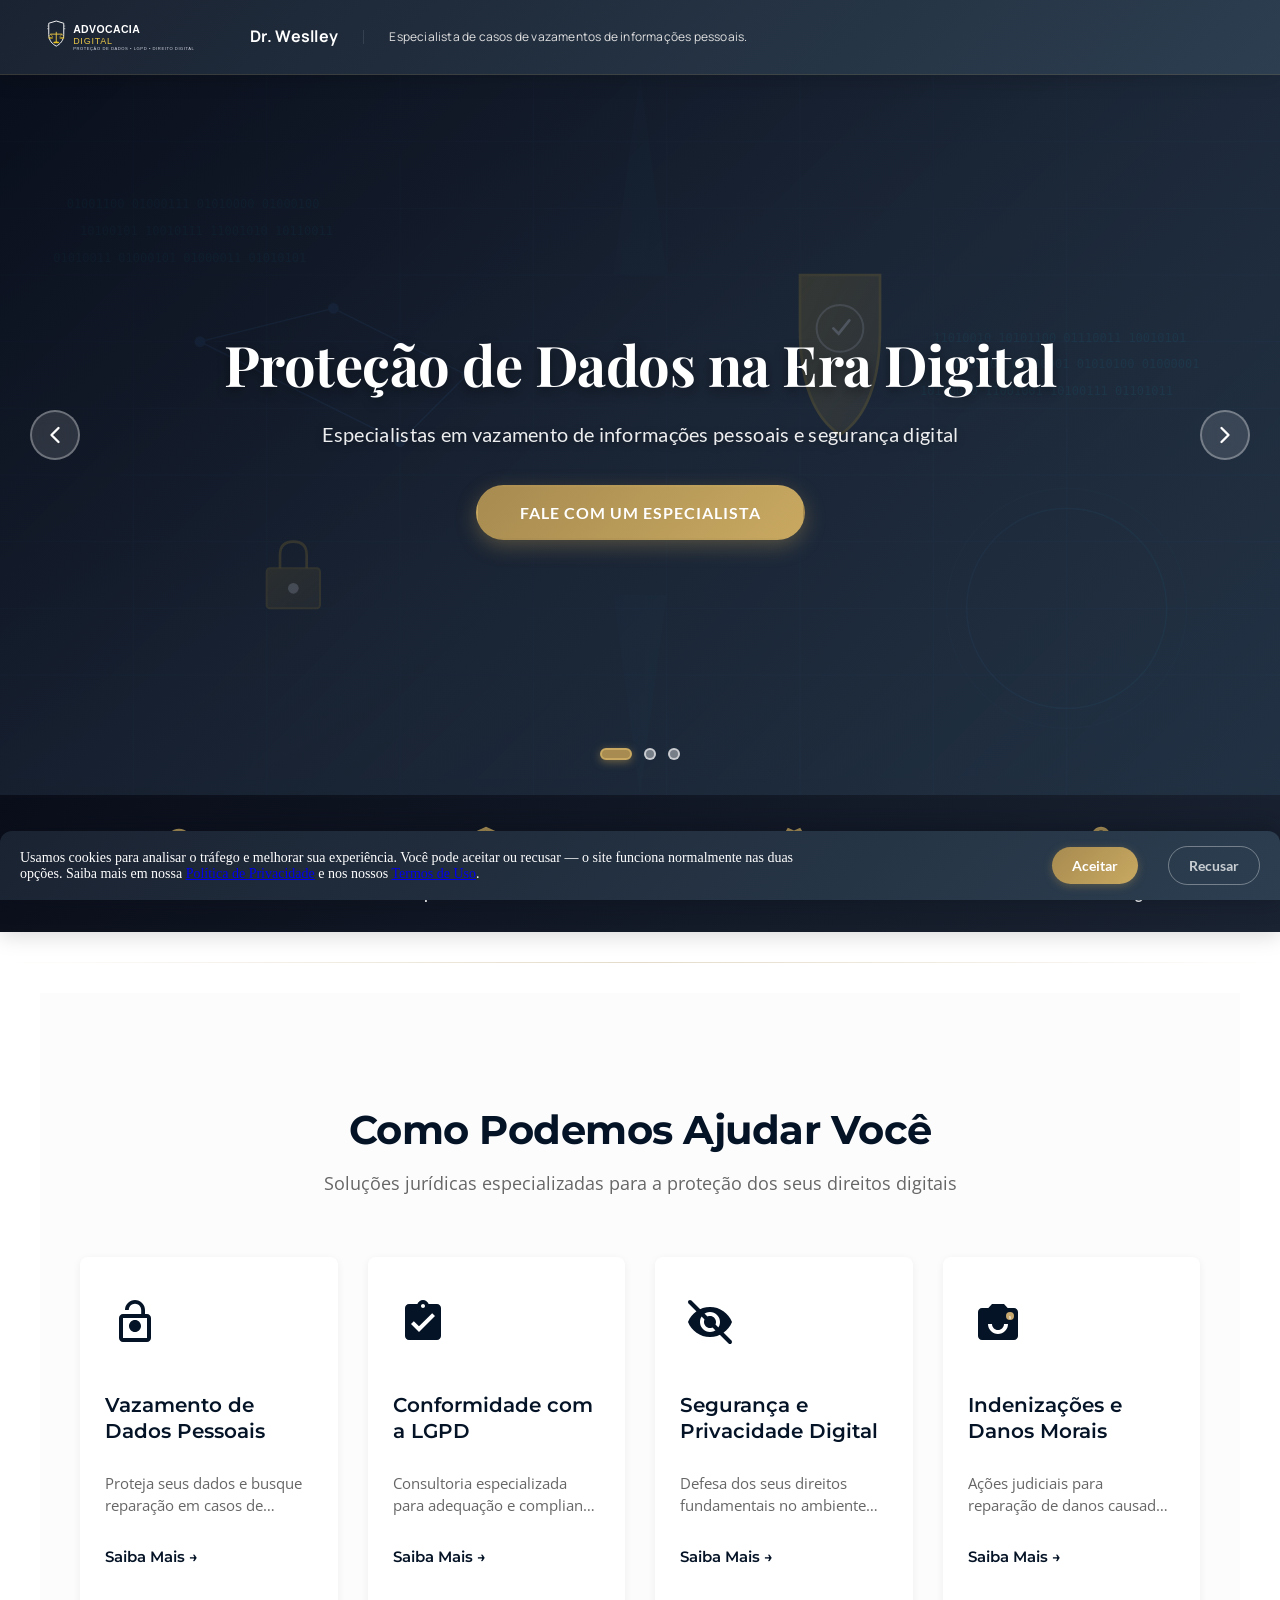
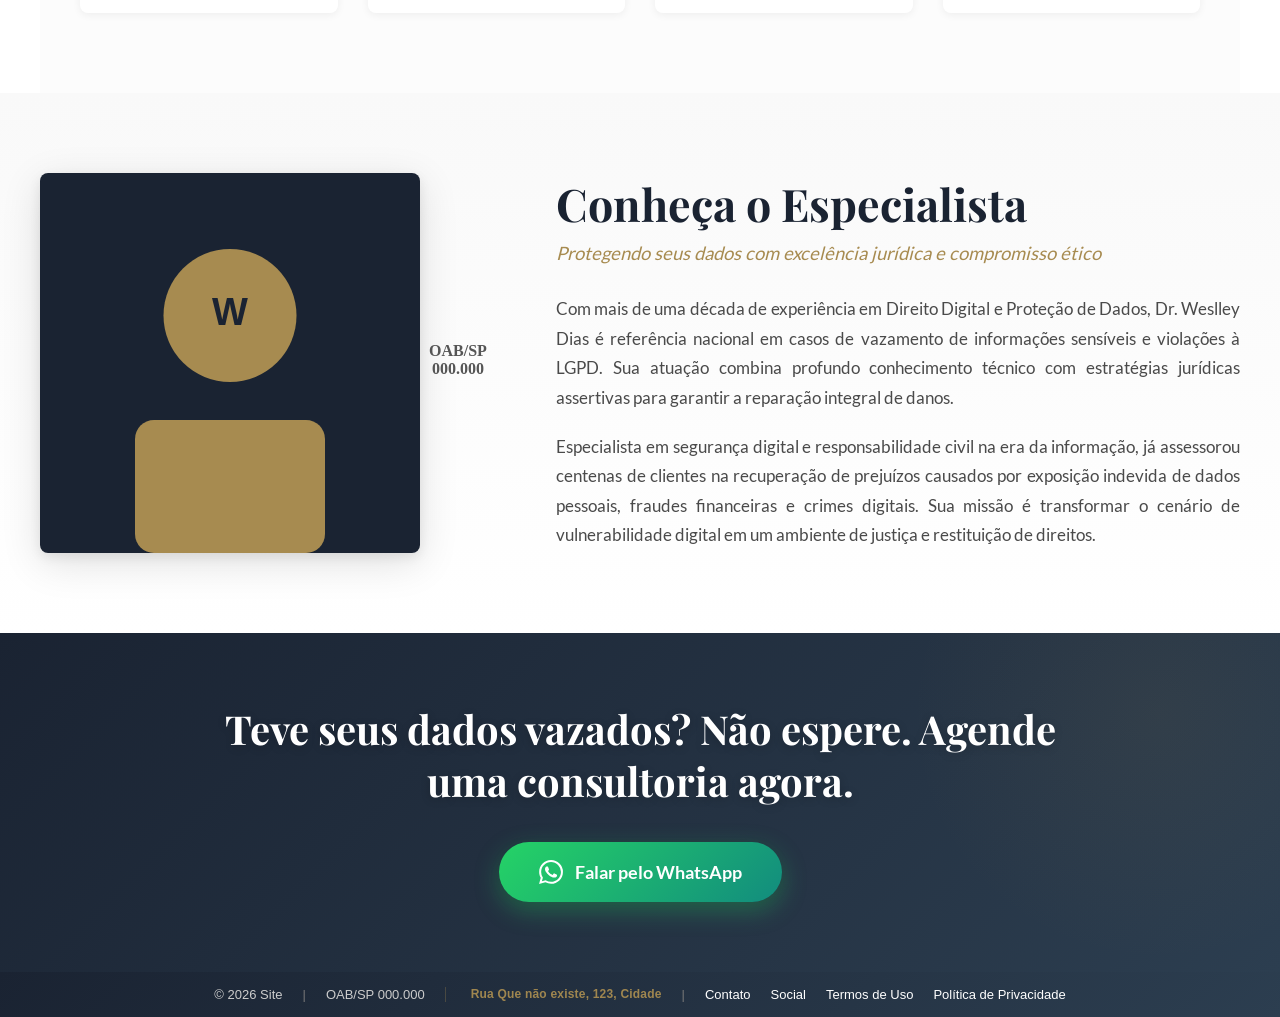
<file: index.html>
<!doctype html>
<html lang="pt-BR">

<head>
    <meta charset="UTF-8" />
    <meta name="viewport" content="width=device-width, initial-scale=1.0" />



    <title>Dr. Weslley - Especialista LGPD e Vazamento de Dados</title>

    <!-- Título e Descrição Básica para o Google -->
    <meta name="description"
        content="Consultoria especializada em vazamento de informações pessoais, litígios da LGPD e segurança da informação." />

    <!-- Configuração para o WhatsApp, Facebook e Instagram (Open Graph) -->
    <meta property="og:title" content="Dr. Weslley - Especialista LGPD e Vazamento de Dados" />
    <meta property="og:description"
        content="Consultoria especializada em vazamento de informações pessoais, litígios da LGPD e segurança da informação." />
    <meta property="og:image" content="https://doutorweslley.adv.br/imagens/Banner_p.png" />
    <meta property="og:url" content="https://doutorweslley.adv.br" />
    <meta property="og:type" content="website" />
    <meta property="og:locale" content="pt_BR" />
    <meta property="og:site_name" content="Dr. Weslley Dias - Advocacia Digital" />
    <link rel="canonical" href="https://doutorweslley.adv.br" />
    <link rel="icon" type="image/svg+xml" href="imagens/logo.svg" />

    <!-- Google Analytics: carregado apenas após consentimento de cookies (LGPD) -->
    <script>
        window.dataLayer = window.dataLayer || [];
        function gtag() {
            dataLayer.push(arguments);
        }

        function carregarAnalytics() {
            var script = document.createElement("script");
            script.async = true;
            script.src =
                "https://www.googletagmanager.com/gtag/js?id=G-5WRWWNTSXB";
            document.head.appendChild(script);
            script.onload = function () {
                gtag("js", new Date());
                gtag("config", "G-5WRWWNTSXB");
            };
        }

        // Se já aceitou em visita anterior, carrega direto
        if (localStorage.getItem("cookiesAceitos") === "sim") {
            carregarAnalytics();
        }
    </script>

    <link rel="stylesheet" href="style.css?v=6" />

    <!-- Schema.org Structured Data -->
    <script type="application/ld+json">
        {
          "@context": "https://schema.org",
          "@graph": [
            {
              "@type": "LegalService",
              "@id": "https://doutorweslley.adv.br/#organization",
              "name": "Dr. Weslley - Advocacia Digital",
              "image": "https://doutorweslley.adv.br/imagens/Banner_p.png",
              "telephone": "+5511988887777",
              "url": "https://doutorweslley.adv.br"
            },
            {
              "@type": "Person",
              "@id": "https://doutorweslley.adv.br/#person",
              "name": "Dr. Weslley Dias",
              "jobTitle": "Especialista LGPD e Vazamento de Dados",
              "worksFor": {
                "@id": "https://doutorweslley.adv.br/#organization"
              }
            }
          ]
        }
        </script>
</head>

<body>
    <div class="colunas">
        <div class="content-container-esquerda">
            <div class="cabecalho-logo">
                <img src="imagens/logo.svg" alt="Logo do Escritório" class="imagem-logo" width="400" height="120"
                    loading="lazy" />
            </div>

            <div class="textos-chamativos">
                <div class="titulo-destaque">Dr. Weslley</div>
                <p class="mini-texto">
                    Especialista de casos de vazamentos de informações
                    pessoais.
                </p>
            </div>
        </div>

        <div class="content-container-direita">
            <!-- ========== HERO CAROUSEL (CARROSSEL PRINCIPAL) ========== -->
            <section id="hero-carousel" class="hero-carousel" aria-live="polite" aria-atomic="true">
                <!-- SLIDE 1 -->
                <div class="hero-slide active">
                    <div class="hero-image" style="
                                background-image: url(&quot;imagens/hero-slide-1.svg&quot;);
                            "></div>
                    <div class="hero-overlay"></div>
                    <div class="hero-content">
                        <h1 class="hero-title">
                            Proteção de Dados na Era Digital
                        </h1>
                        <p class="hero-subtitle">
                            Especialistas em vazamento de informações
                            pessoais e segurança digital
                        </p>
                        <a href="#cta-final" class="hero-cta">Fale com um Especialista</a>
                    </div>
                </div>

                <!-- SLIDE 2 -->
                <div class="hero-slide">
                    <div class="hero-image" style="
                                background-image: url(&quot;imagens/hero-slide-2.svg&quot;);
                            "></div>
                    <div class="hero-overlay"></div>
                    <div class="hero-content">
                        <h2 class="hero-title">
                            Segurança Jurídica para seus Dados
                        </h2>
                        <p class="hero-subtitle">
                            Atuação estratégica em casos de violação da LGPD
                        </p>
                        <a href="#cta-final" class="hero-cta">Fale com um Especialista</a>
                    </div>
                </div>

                <!-- SLIDE 3 -->
                <div class="hero-slide">
                    <div class="hero-image" style="
                                background-image: url(&quot;imagens/hero-slide-3.svg&quot;);
                            "></div>
                    <div class="hero-overlay"></div>
                    <div class="hero-content">
                        <h2 class="hero-title">
                            Defesa Especializada em Crimes Digitais
                        </h2>
                        <p class="hero-subtitle">
                            Experiência comprovada em litígios complexos de
                            tecnologia
                        </p>
                        <a href="#cta-final" class="hero-cta">Fale com um Especialista</a>
                    </div>
                </div>

                <!-- CONTROLES DE NAVEGAÇÃO -->
                <button class="hero-arrow hero-arrow-left" onclick="mudarSlideHero(-1)" aria-label="Slide Anterior">
                    <svg aria-hidden="true" width="24" height="24" viewBox="0 0 24 24" fill="none"
                        xmlns="http://www.w3.org/2000/svg">
                        <path d="M15 18L9 12L15 6" stroke="white" stroke-width="2" stroke-linecap="round"
                            stroke-linejoin="round" />
                    </svg>
                </button>
                <button class="hero-arrow hero-arrow-right" onclick="mudarSlideHero(1)" aria-label="Próximo Slide">
                    <svg aria-hidden="true" width="24" height="24" viewBox="0 0 24 24" fill="none"
                        xmlns="http://www.w3.org/2000/svg">
                        <path d="M9 18L15 12L9 6" stroke="white" stroke-width="2" stroke-linecap="round"
                            stroke-linejoin="round" />
                    </svg>
                </button>

                <!-- DOTS DE PAGINAÇÃO -->
                <div class="hero-dots">
                    <span class="hero-dot active" tabindex="0" role="button" aria-label="Ir para slide 1"
                        onclick="irParaSlideHero(0)"></span>
                    <span class="hero-dot" tabindex="0" role="button" aria-label="Ir para slide 2"
                        onclick="irParaSlideHero(1)"></span>
                    <span class="hero-dot" tabindex="0" role="button" aria-label="Ir para slide 3"
                        onclick="irParaSlideHero(2)"></span>
                </div>
            </section>
            <!-- ========== FIM DO HERO CAROUSEL ========== -->

            <!-- ========== SEÇÃO B: FAIXA DE PROVA SOCIAL E CONFIANÇA ========== -->
            <section id="trust-banner" class="trust-banner">
                <div class="trust-container">
                    <!-- Item 1: Atendimento em todo o Brasil -->
                    <div class="trust-item">
                        <div class="trust-icon">
                            <svg aria-hidden="true" width="40" height="40" viewBox="0 0 24 24" fill="none"
                                xmlns="http://www.w3.org/2000/svg">
                                <path
                                    d="M12 2C8.13 2 5 5.13 5 9C5 14.25 12 22 12 22C12 22 19 14.25 19 9C19 5.13 15.87 2 12 2ZM12 11.5C10.62 11.5 9.5 10.38 9.5 9C9.5 7.62 10.62 6.5 12 6.5C13.38 6.5 14.5 7.62 14.5 9C14.5 10.38 13.38 11.5 12 11.5Z"
                                    fill="currentColor" />
                            </svg>
                        </div>
                        <p class="trust-text">
                            Atendimento em todo o Brasil
                        </p>
                    </div>

                    <!-- Item 2: Especialistas em LGPD -->
                    <div class="trust-item">
                        <div class="trust-icon">
                            <svg aria-hidden="true" width="40" height="40" viewBox="0 0 24 24" fill="none"
                                xmlns="http://www.w3.org/2000/svg">
                                <path
                                    d="M12 1L3 5V11C3 16.55 6.84 21.74 12 23C17.16 21.74 21 16.55 21 11V5L12 1ZM12 11.99H19C18.47 16.11 15.72 19.78 12 20.93V12H5V6.3L12 3.19V11.99Z"
                                    fill="currentColor" />
                            </svg>
                        </div>
                        <p class="trust-text">Especialistas em LGPD</p>
                    </div>

                    <!-- Item 3: Selo OAB -->
                    <div class="trust-item">
                        <div class="trust-icon">
                            <svg aria-hidden="true" width="40" height="40" viewBox="0 0 24 24" fill="none"
                                xmlns="http://www.w3.org/2000/svg">
                                <path
                                    d="M23 12L20.56 9.22L20.9 5.54L17.29 4.72L15.4 1.54L12 3L8.6 1.54L6.71 4.72L3.1 5.53L3.44 9.21L1 12L3.44 14.78L3.1 18.47L6.71 19.29L8.6 22.47L12 21L15.4 22.46L17.29 19.28L20.9 18.46L20.56 14.78L23 12ZM10 17L6 13L7.41 11.59L10 14.17L16.59 7.58L18 9L10 17Z"
                                    fill="currentColor" />
                            </svg>
                        </div>
                        <p class="trust-text">Selo da OAB</p>
                    </div>

                    <!-- Item 4: Atendimento Sigiloso -->
                    <div class="trust-item">
                        <div class="trust-icon">
                            <svg aria-hidden="true" width="40" height="40" viewBox="0 0 24 24" fill="none"
                                xmlns="http://www.w3.org/2000/svg">
                                <path
                                    d="M18 8H17V6C17 3.24 14.76 1 12 1C9.24 1 7 3.24 7 6V8H6C4.9 8 4 8.9 4 10V20C4 21.1 4.9 22 6 22H18C19.1 22 20 21.1 20 20V10C20 8.9 19.1 8 18 8ZM9 6C9 4.34 10.34 3 12 3C13.66 3 15 4.34 15 6V8H9V6ZM18 20H6V10H18V20ZM12 17C13.1 17 14 16.1 14 15C14 13.9 13.1 13 12 13C10.9 13 10 13.9 10 15C10 16.1 10.9 17 12 17Z"
                                    fill="currentColor" />
                            </svg>
                        </div>
                        <p class="trust-text">Atendimento Sigiloso</p>
                    </div>
                </div>
            </section>
            <!-- ========== FIM DA FAIXA DE PROVA SOCIAL ========== -->

            <hr class="separador-secao" />

            <!-- ========== SEÇÃO C: ÁREAS DE ATUAÇÃO ========== -->
            <section id="areas-atuacao" class="areas-atuacao">
                <div class="areas-header">
                    <h2 class="areas-title">Como Podemos Ajudar Você</h2>
                    <p class="areas-subtitle">
                        Soluções jurídicas especializadas para a proteção
                        dos seus direitos digitais
                    </p>
                </div>

                <div class="cards-grid">
                    <!-- Card 1: Vazamento de Dados Pessoais -->
                    <div class="card-item">
                        <div class="card-icon">
                            <svg aria-hidden="true" width="48" height="48" viewBox="0 0 24 24" fill="none"
                                xmlns="http://www.w3.org/2000/svg">
                                <path
                                    d="M12 17C10.34 17 9 15.66 9 14C9 12.34 10.34 11 12 11C13.66 11 15 12.34 15 14C15 15.66 13.66 17 12 17ZM18 8H17V6C17 3.24 14.76 1 12 1C9.24 1 7 3.24 7 6H8.9C8.9 4.29 10.29 2.9 12 2.9C13.71 2.9 15.1 4.29 15.1 6V8H6C4.9 8 4 8.9 4 10V20C4 21.1 4.9 22 6 22H18C19.1 22 20 21.1 20 20V10C20 8.9 19.1 8 18 8ZM18 20H6V10H18V20Z"
                                    fill="currentColor" />
                            </svg>
                        </div>
                        <h3 class="card-title">
                            Vazamento de Dados Pessoais
                        </h3>
                        <p class="card-description">
                            Proteja seus dados e busque reparação em casos
                            de exposição indevida de informações pessoais.
                        </p>
                        <a href="vazamento-dados.html" class="card-link">Saiba Mais →</a>
                    </div>

                    <!-- Card 2: Conformidade com a LGPD -->
                    <div class="card-item">
                        <div class="card-icon">
                            <svg aria-hidden="true" width="48" height="48" viewBox="0 0 24 24" fill="none"
                                xmlns="http://www.w3.org/2000/svg">
                                <path
                                    d="M19 3H14.82C14.4 1.84 13.3 1 12 1C10.7 1 9.6 1.84 9.18 3H5C3.9 3 3 3.9 3 5V19C3 20.1 3.9 21 5 21H19C20.1 21 21 20.1 21 19V5C21 3.9 20.1 3 19 3ZM12 3C12.55 3 13 3.45 13 4C13 4.55 12.55 5 12 5C11.45 5 11 4.55 11 4C11 3.45 11.45 3 12 3ZM10 17L6 13L7.41 11.59L10 14.17L16.59 7.58L18 9L10 17Z"
                                    fill="currentColor" />
                            </svg>
                        </div>
                        <h3 class="card-title">Conformidade com a LGPD</h3>
                        <p class="card-description">
                            Consultoria especializada para adequação e
                            compliance empresarial à Lei Geral de Proteção
                            de Dados.
                        </p>
                        <a href="conformidade-lgpd.html" class="card-link">Saiba Mais →</a>
                    </div>

                    <!-- Card 3: Segurança e Privacidade Digital -->
                    <div class="card-item">
                        <div class="card-icon">
                            <svg aria-hidden="true" width="48" height="48" viewBox="0 0 24 24" fill="none"
                                xmlns="http://www.w3.org/2000/svg">
                                <path
                                    d="M12 4.5C7 4.5 2.73 7.61 1 12C2.73 16.39 7 19.5 12 19.5C17 19.5 21.27 16.39 23 12C21.27 7.61 17 4.5 12 4.5ZM12 17C9.24 17 7 14.76 7 12C7 9.24 9.24 7 12 7C14.76 7 17 9.24 17 12C17 14.76 14.76 17 12 17ZM12 9C10.34 9 9 10.34 9 12C9 13.66 10.34 15 12 15C13.66 15 15 13.66 15 12C15 10.34 13.66 9 12 9Z"
                                    fill="currentColor" />
                                <line x1="2" y1="2" x2="22" y2="22" stroke="currentColor" stroke-width="2"
                                    stroke-linecap="round" />
                            </svg>
                        </div>
                        <h3 class="card-title">
                            Segurança e Privacidade Digital
                        </h3>
                        <p class="card-description">
                            Defesa dos seus direitos fundamentais no
                            ambiente digital e orientação sobre proteção de
                            privacidade.
                        </p>
                        <a href="seguranca-privacidade.html" class="card-link">Saiba Mais →</a>
                    </div>

                    <!-- Card 4: Indenizações e Danos Morais -->
                    <div class="card-item">
                        <div class="card-icon">
                            <svg aria-hidden="true" width="48" height="48" viewBox="0 0 24 24" fill="none"
                                xmlns="http://www.w3.org/2000/svg">
                                <path
                                    d="M9 3L7.17 5H4C2.9 5 2 5.9 2 7V19C2 20.1 2.9 21 4 21H20C21.1 21 22 20.1 22 19V7C22 5.9 21.1 5 20 5H16.83L15 3H9ZM12 18C9.24 18 7 15.76 7 13H9C9 14.66 10.34 16 12 16C13.66 16 15 14.66 15 13H17C17 15.76 14.76 18 12 18Z"
                                    fill="currentColor" />
                                <path d="M11 11V7H13V11H11Z" fill="currentColor" />
                                <circle cx="18" cy="9" r="2" fill="#C7A86F" />
                                <text x="18" y="10.5" text-anchor="middle" font-size="2" fill="white"
                                    font-weight="bold">
                                    $
                                </text>
                            </svg>
                        </div>
                        <h3 class="card-title">
                            Indenizações e Danos Morais
                        </h3>
                        <p class="card-description">
                            Ações judiciais para reparação de danos causados
                            por violações de dados e direitos digitais.
                        </p>
                        <a href="indenizacoes-danos.html" class="card-link">Saiba Mais →</a>
                    </div>
                </div>
            </section>
            <!-- ========== FIM DA SEÇÃO C: ÁREAS DE ATUAÇÃO ========== -->

            <!-- ========================================
                     SEÇÃO D - SOBRE O PROFISSIONAL
                     ======================================== -->
            <section id="sobre-profissional" class="secao-sobre">
                <div class="container-sobre">
                    <!-- Coluna 1: Foto do Profissional -->
                    <div class="coluna-foto">
                        <img src="imagens/foto-placeholder.svg"
                            alt="Dr. Weslley Dias - Especialista em Direito Digital e Proteção de Dados"
                            class="foto-profissional" width="600" height="800" loading="lazy" />
                        <p class="registro-oab"
                            style="text-align: center; margin-top: 10px; font-weight: bold; color: #555;">OAB/SP 000.000
                        </p>
                    </div>

                    <!-- Coluna 2: Conteúdo Textual -->
                    <div class="coluna-texto">
                        <h2 class="titulo-sobre">Conheça o Especialista</h2>
                        <p class="subtitulo-sobre">
                            Protegendo seus dados com excelência jurídica e
                            compromisso ético
                        </p>
                        <p class="paragrafo-sobre">
                            Com mais de uma década de experiência em Direito
                            Digital e Proteção de Dados, Dr. Weslley
                            Dias é referência nacional em casos de
                            vazamento de informações sensíveis e violações à
                            LGPD. Sua atuação combina profundo conhecimento
                            técnico com estratégias jurídicas assertivas
                            para garantir a reparação integral de danos.
                        </p>
                        <p class="paragrafo-sobre">
                            Especialista em segurança digital e
                            responsabilidade civil na era da informação, já
                            assessorou centenas de clientes na recuperação
                            de prejuízos causados por exposição indevida de
                            dados pessoais, fraudes financeiras e crimes
                            digitais. Sua missão é transformar o cenário de
                            vulnerabilidade digital em um ambiente de
                            justiça e restituição de direitos.
                        </p>
                    </div>
                </div>
            </section>

            <!-- ========================================
                     SEÇÃO E - CHAMADA PARA AÇÃO FINAL (CTA)
                     ======================================== -->
            <section id="cta-final" class="secao-cta">
                <div class="container-cta">
                    <h2 class="titulo-cta">
                        Teve seus dados vazados? Não espere. Agende uma
                        consultoria agora.
                    </h2>
                    <a href="#"
                        class="btn-whatsapp-cta"
                        onclick="return abrirModal('Aviso de Portfólio', 'O redirecionamento para o WhatsApp está desativado por questões de segurança e privacidade neste projeto de portfólio.', 'direita')">
                        <!-- Ícone WhatsApp via SVG -->
                        <svg aria-hidden="true" xmlns="http://www.w3.org/2000/svg" width="24" height="24"
                            viewBox="0 0 24 24" fill="currentColor" class="icone-whatsapp">
                            <path
                                d="M17.472 14.382c-.297-.149-1.758-.867-2.03-.967-.273-.099-.471-.148-.67.15-.197.297-.767.966-.94 1.164-.173.199-.347.223-.644.075-.297-.15-1.255-.463-2.39-1.475-.883-.788-1.48-1.761-1.653-2.059-.173-.297-.018-.458.13-.606.134-.133.298-.347.446-.52.149-.174.198-.298.298-.497.099-.198.05-.371-.025-.52-.075-.149-.669-1.612-.916-2.207-.242-.579-.487-.5-.669-.51-.173-.008-.371-.01-.57-.01-.198 0-.52.074-.792.372-.272.297-1.04 1.016-1.04 2.479 0 1.462 1.065 2.875 1.213 3.074.149.198 2.096 3.2 5.077 4.487.709.306 1.262.489 1.694.625.712.227 1.36.195 1.871.118.571-.085 1.758-.719 2.006-1.413.248-.694.248-1.289.173-1.413-.074-.124-.272-.198-.57-.347m-5.421 7.403h-.004a9.87 9.87 0 01-5.031-1.378l-.361-.214-3.741.982.998-3.648-.235-.374a9.86 9.86 0 01-1.51-5.26c.001-5.45 4.436-9.884 9.888-9.884 2.64 0 5.122 1.03 6.988 2.898a9.825 9.825 0 012.893 6.994c-.003 5.45-4.437 9.884-9.885 9.884m8.413-18.297A11.815 11.815 0 0012.05 0C5.495 0 .16 5.335.157 11.892c0 2.096.547 4.142 1.588 5.945L.057 24l6.305-1.654a11.882 11.882 0 005.683 1.448h.005c6.554 0 11.89-5.335 11.893-11.893a11.821 11.821 0 00-3.48-8.413Z" />
                        </svg>
                        <span>Falar pelo WhatsApp</span>
                    </a>
                </div>
            </section>
        </div>
    </div>
    <!-- fim .colunas -->

    <footer class="rodape-minimalista">
        <span>&copy; 2026 Site</span>
        <span class="separador">|</span>
        <span>OAB/SP 000.000</span>
        <span class="titulo-endereco"> Rua Que não existe, 123, Cidade</span>
        <span class="separador">|</span>
        <a href="#" onclick="return abrirModal('Aviso de Portfólio', 'O envio de dados está desativado.', 'direita')">Contato</a>
        <a href="#" onclick="return abrirModal('Aviso de Portfólio', 'As redes sociais são fictícias, servindo apenas para demonstração do layout.', 'direita')">Social</a>
        <a href="termos_uso.html">Termos de Uso</a>
        <a href="politica_privacidade.html">Política de Privacidade</a>
    </footer>

    <div id="aviso-cookies" class="aviso-cookies">
        <p>
            Usamos cookies para analisar o tráfego e melhorar sua
            experiência. Você pode aceitar ou recusar — o site funciona
            normalmente nas duas opções. Saiba mais em nossa
            <a href="politica_privacidade.html">Política de Privacidade</a>
            e nos nossos
            <a href="termos_uso.html">Termos de Uso</a>.
        </p>
        <div class="botoes-cookies">
            <button id="btn-aceitar-cookies" class="btn-cookies aceitar">
                Aceitar
            </button>
            <button id="btn-recusar-cookies" class="btn-cookies recusar">
                Recusar
            </button>
        </div>
    </div>

    <div id="modal-portfolio" class="modal-overlay" role="dialog" aria-modal="true" aria-labelledby="modal-titulo">
        <div class="modal-caixa">
            <h3 id="modal-titulo" class="modal-titulo"></h3>
            <p id="modal-mensagem" class="modal-mensagem"></p>
            <div id="modal-footer" class="modal-footer modal-footer-direita">
                <button type="button" class="modal-btn-entendido" onclick="fecharModal()">Entendido</button>
            </div>
        </div>
    </div>

    <script src="script.js"></script>
</body>

</html>
</file>
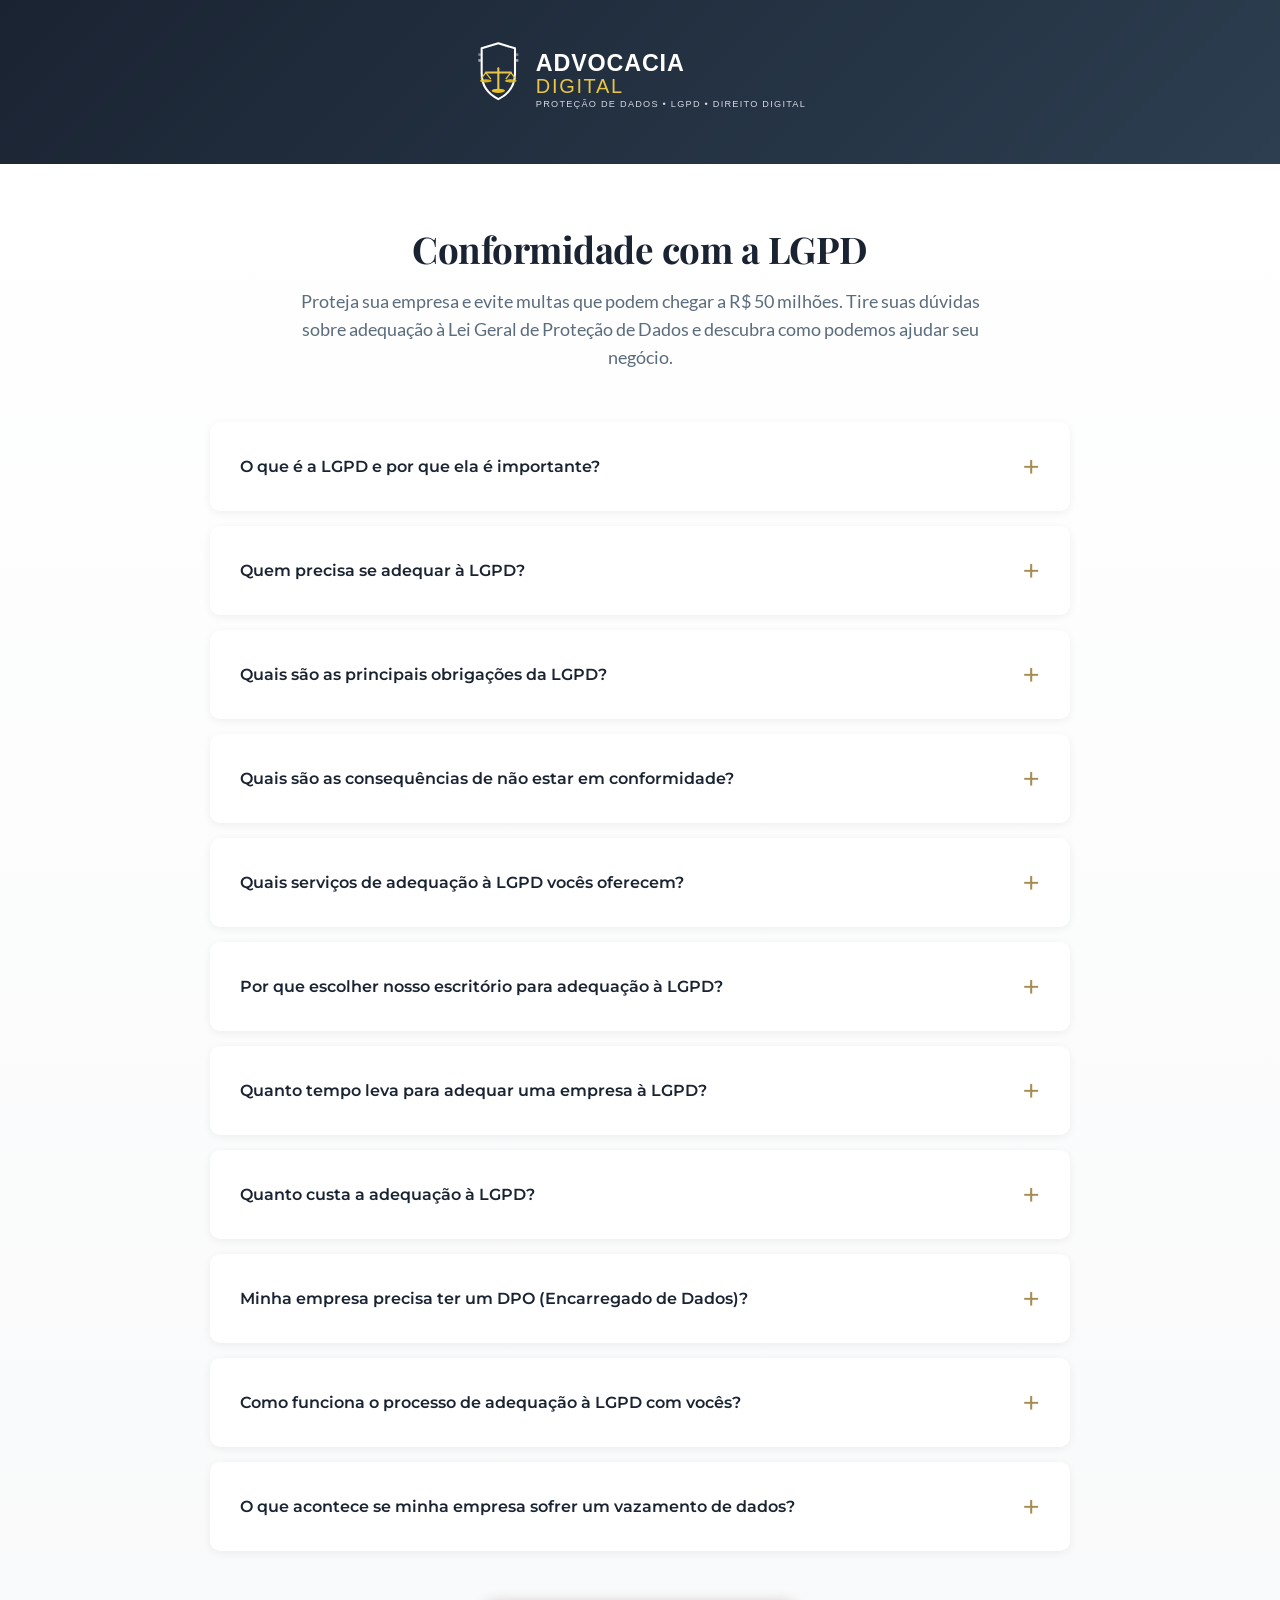
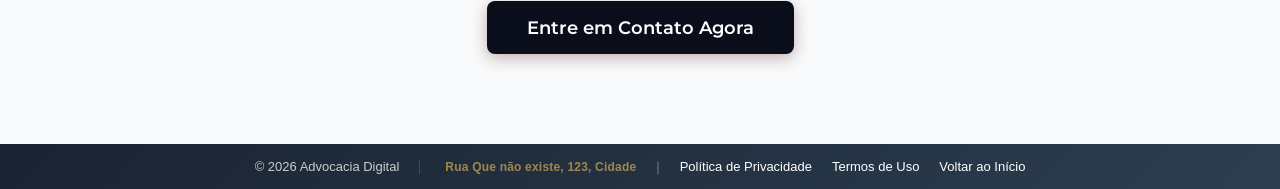
<file: conformidade-lgpd.html>
<!doctype html>
<html lang="pt-BR">

<head>
    <meta charset="UTF-8" />
    <meta name="viewport" content="width=device-width, initial-scale=1.0" />



    <title>Conformidade com a LGPD | Dr. Weslley Dias - Advocacia Digital</title>

    <meta name="description"
        content="Proteja sua empresa e evite multas que podem chegar a R$ 50 milhões. Tire suas dúvidas sobre adequação à Lei Geral de Proteção de Dados." />

    <meta property="og:title" content="Conformidade com a LGPD | Dr. Weslley Dias" />
    <meta property="og:description"
        content="Proteja sua empresa e evite multas que podem chegar a R$ 50 milhões. Tire suas dúvidas sobre adequação à Lei Geral de Proteção de Dados." />
    <meta property="og:image" content="https://doutorweslley.adv.br/imagens/Banner_p.png" />
    <meta property="og:url" content="https://doutorweslley.adv.br/conformidade-lgpd.html" />
    <meta property="og:type" content="website" />
    <meta property="og:locale" content="pt_BR" />
    <meta property="og:site_name" content="Dr. Weslley Dias - Advocacia Digital" />
    <link rel="canonical" href="https://doutorweslley.adv.br/conformidade-lgpd.html" />
    <link rel="icon" type="image/svg+xml" href="imagens/logo.svg" />

    <link rel="stylesheet" href="style.css?v=6" />

    <script type="application/ld+json">
        {
          "@context": "https://schema.org",
          "@graph": [
            {
              "@type": "FAQPage",
              "@id": "https://doutorweslley.adv.br/conformidade-lgpd.html#faq",
              "name": "Conformidade com a LGPD - Perguntas Frequentes",
              "description": "Proteja sua empresa e evite multas. Tire suas dúvidas sobre adequação à Lei Geral de Proteção de Dados.",
              "mainEntity": [
                {
                  "@type": "Question",
                  "name": "O que é a LGPD e por que ela é importante?",
                  "acceptedAnswer": {
                    "@type": "Answer",
                    "text": "A LGPD (Lei Geral de Proteção de Dados – Lei nº 13.709/2018) é a legislação brasileira que regula o tratamento de dados pessoais por empresas públicas e privadas. Ela estabelece direitos aos titulares de dados e obrigações para quem coleta, armazena ou utiliza informações pessoais. A lei é importante porque protege a privacidade dos cidadãos no ambiente digital, estabelece regras claras para uso de dados pessoais, e prevê sanções severas para empresas que não se adequarem. Além disso, estar em conformidade com a LGPD gera confiança dos clientes, evita processos judiciais e protege a reputação da sua empresa no mercado."
                  }
                },
                {
                  "@type": "Question",
                  "name": "Quem precisa se adequar à LGPD?",
                  "acceptedAnswer": {
                    "@type": "Answer",
                    "text": "A LGPD se aplica a praticamente todas as empresas e organizações que realizam tratamento de dados pessoais no Brasil, independentemente do porte ou segmento: Empresas de todos os tamanhos (MEI, microempresas, PMEs e grandes corporações); Comércios físicos e online (e-commerces, lojas, marketplaces); Profissionais autônomos e liberais (médicos, advogados, contadores); Startups e empresas de tecnologia (aplicativos, SaaS, plataformas digitais); Prestadores de serviços (clínicas, academias, escolas, consultorias); Condomínios e associações; Instituições financeiras e seguradoras. Se sua empresa coleta dados de clientes, funcionários ou fornecedores (nome, CPF, e-mail, telefone, endereço, etc.), você está sujeito à LGPD e precisa estar em conformidade."
                  }
                },
                {
                  "@type": "Question",
                  "name": "Quais são as principais obrigações da LGPD?",
                  "acceptedAnswer": {
                    "@type": "Answer",
                    "text": "As empresas devem cumprir diversas obrigações estabelecidas pela LGPD: Ter uma base legal: Justificar o tratamento de dados com base em consentimento, contrato, obrigação legal ou outra hipótese prevista na lei; Obter consentimento: Quando necessário, solicitar autorização clara e específica do titular para uso de seus dados; Garantir segurança: Implementar medidas técnicas e administrativas para proteger dados contra acessos não autorizados e vazamentos; Respeitar direitos dos titulares: Permitir acesso, correção, exclusão e portabilidade de dados quando solicitado; Manter registro de atividades: Documentar todas as operações de tratamento de dados realizadas; Notificar incidentes: Comunicar à ANPD e aos titulares em caso de vazamento ou incidente de segurança; Ter Política de Privacidade: Disponibilizar documento claro sobre como a empresa trata dados pessoais; Nomear responsáveis: Designar encarregado de dados (DPO) para ser ponto de contato com titulares e ANPD."
                  }
                },
                {
                  "@type": "Question",
                  "name": "Quais são as consequências de não estar em conformidade?",
                  "acceptedAnswer": {
                    "@type": "Answer",
                    "text": "As empresas que descumprem a LGPD estão sujeitas a penalidades severas aplicadas pela ANPD (Autoridade Nacional de Proteção de Dados): Multa simples: Até 2% do faturamento da empresa, limitada a R$ 50 milhões por infração; Multa diária: Para infrações continuadas que não são corrigidas; Advertência: Com prazo para adoção de medidas corretivas; Publicização da infração: Divulgação pública do descumprimento, prejudicando a reputação da empresa; Bloqueio de dados: Suspensão temporária das atividades de tratamento de dados; Eliminação de dados: Obrigação de excluir dados tratados irregularmente; Proibição de tratamento: Impedimento parcial ou total das operações com dados. Além das sanções administrativas, a empresa pode enfrentar processos judiciais de clientes que tiveram seus dados violados, com pedidos de indenização por danos morais e materiais, perda de credibilidade no mercado e dificuldades comerciais com parceiros que exigem conformidade."
                  }
                },
                {
                  "@type": "Question",
                  "name": "Quais serviços de adequação à LGPD vocês oferecem?",
                  "acceptedAnswer": {
                    "@type": "Answer",
                    "text": "Oferecemos uma solução completa e personalizada para adequação da sua empresa à LGPD: Diagnóstico e Gap Analysis: Análise detalhada do estado atual da empresa em relação às exigências da LGPD, identificando não conformidades e riscos; Mapeamento de Dados: Levantamento completo de todos os dados pessoais tratados, fluxos de informações e terceiros envolvidos; Implementação de Políticas: Elaboração de Política de Privacidade, Termos de Uso, Avisos de Privacidade e outros documentos necessários; Adequação de Processos: Revisão e ajuste de procedimentos internos para conformidade com a lei; Contratos e Termos: Revisão e elaboração de contratos com fornecedores, parceiros e clientes para incluir cláusulas de proteção de dados; Treinamento de Equipe: Capacitação de colaboradores sobre boas práticas de proteção de dados e cultura de privacidade; Assessoria em Segurança: Orientação sobre medidas de segurança da informação necessárias; Serviço de DPO (Data Protection Officer): Nomeação de encarregado de dados para atender às exigências da lei e ser o ponto de contato com ANPD e titulares; Assessoria Contínua: Acompanhamento regular para manter a conformidade atualizada conforme mudanças na legislação; Gestão de Incidentes: Suporte em casos de vazamento de dados ou violações de segurança."
                  }
                },
                {
                  "@type": "Question",
                  "name": "Por que escolher nosso escritório para adequação à LGPD?",
                  "acceptedAnswer": {
                    "@type": "Answer",
                    "text": "Somos especialistas em Direito Digital e Proteção de Dados com experiência comprovada em adequação de empresas à LGPD: Experiência especializada: Equipe focada exclusivamente em LGPD e Direito Digital, com conhecimento profundo da legislação; Abordagem personalizada: Cada projeto é desenvolvido sob medida conforme a realidade e necessidades específicas do seu negócio; Metodologia comprovada: Processo estruturado em fases claras, com entregas definidas e acompanhamento próximo; Linguagem acessível: Explicamos conceitos jurídicos de forma clara e prática, sem jargões complicados; Documentação completa: Entregamos todos os documentos, políticas e registros necessários para comprovar a conformidade; Suporte contínuo: Não abandonamos você após a implementação, oferecemos acompanhamento e atualizações; Visão de negócio: Entendemos que conformidade não pode atrapalhar operações, por isso buscamos soluções práticas e viáveis; Atualização constante: Acompanhamos todas as mudanças na legislação, jurisprudência e orientações da ANPD."
                  }
                },
                {
                  "@type": "Question",
                  "name": "Quanto tempo leva para adequar uma empresa à LGPD?",
                  "acceptedAnswer": {
                    "@type": "Answer",
                    "text": "O prazo de adequação varia conforme o porte da empresa, complexidade das operações e volume de dados tratados. Em geral: Microempresas e MEI: 4 a 8 semanas para adequação básica; Pequenas empresas: 2 a 3 meses para implementação completa; Médias empresas: 3 a 6 meses, dependendo do grau de complexidade; Grandes empresas: 6 meses a 1 ano para adequação estrutural completa. O processo inclui fases como diagnóstico inicial, mapeamento de dados, elaboração de documentos, ajuste de processos, treinamentos e implementação de medidas de segurança. Nosso time trabalha de forma eficiente para garantir que sua empresa fique em conformidade o quanto antes, minimizando riscos e impactos nas operações. É importante destacar que a adequação à LGPD não é um projeto com fim definitivo, mas um processo contínuo de manutenção e atualização conforme evoluem as operações da empresa e a própria legislação."
                  }
                },
                {
                  "@type": "Question",
                  "name": "Quanto custa a adequação à LGPD?",
                  "acceptedAnswer": {
                    "@type": "Answer",
                    "text": "O investimento em adequação à LGPD varia conforme diversos fatores e deve ser visto como proteção estratégica do seu negócio, não como custo: Porte e complexidade da empresa; Volume e tipos de dados pessoais tratados; Quantidade de processos e sistemas envolvidos; Nível de maturidade atual em proteção de dados; Necessidade de serviço de DPO (encarregado de dados); Escopo dos serviços contratados (apenas diagnóstico, implementação completa, assessoria contínua). Oferecemos pacotes flexíveis para diferentes perfis de empresas, desde adequação básica para pequenos negócios até projetos completos para grandes corporações. Durante a consulta inicial gratuita, avaliamos suas necessidades e apresentamos uma proposta personalizada e transparente. Lembre-se: O custo de não estar em conformidade pode ser muito maior. Uma única multa da ANPD pode chegar a R$ 50 milhões, sem contar processos judiciais, perda de reputação e danos à imagem da empresa. Investir em adequação é proteger seu negócio e garantir tranquilidade operacional."
                  }
                },
                {
                  "@type": "Question",
                  "name": "Minha empresa precisa ter um DPO (Encarregado de Dados)?",
                  "acceptedAnswer": {
                    "@type": "Answer",
                    "text": "O DPO (Data Protection Officer ou Encarregado de Dados) é o profissional responsável por atuar como canal de comunicação entre a empresa, os titulares de dados e a ANPD. A LGPD exige a nomeação de um DPO, mas não especifica quando é obrigatório. Recomendamos fortemente a nomeação de um DPO para empresas que: Tratam grande volume de dados pessoais; Lidam com dados sensíveis (saúde, biometria, crianças e adolescentes); Realizam tratamento de dados em larga escala; Usam dados para decisões automatizadas ou perfilamento; Operam em setores regulados (financeiro, saúde, educação); Compartilham dados com terceiros regularmente. O DPO pode ser um funcionário interno ou um serviço terceirizado. Oferecemos o serviço de DPO externo, que é uma solução mais econômica e eficiente para pequenas e médias empresas, pois você conta com expertise especializada sem os custos de contratar e treinar um profissional dedicado internamente."
                  }
                },
                {
                  "@type": "Question",
                  "name": "Como funciona o processo de adequação à LGPD com vocês?",
                  "acceptedAnswer": {
                    "@type": "Answer",
                    "text": "Nosso processo de adequação é estruturado em etapas claras e práticas: 1. Consulta inicial gratuita: Entendemos seu negócio, desafios e expectativas. Apresentamos nossa metodologia e proposta comercial; 2. Diagnóstico (Gap Analysis): Avaliação completa do estado atual da empresa, identificando não conformidades, riscos e prioridades; 3. Mapeamento de fluxo de dados: Levantamento detalhado de todos os dados pessoais tratados, suas finalidades, bases legais e ciclo de vida; 4. Plano de ação personalizado: Apresentação de roadmap com ações necessárias, prazos e responsáveis; 5. Implementação: Execução do plano com elaboração de documentos, ajustes em processos, treinamentos e implementação de controles; 6. Revisão e validação: Verificação de todas as entregas e ajustes finais necessários; 7. Monitoramento contínuo: Acompanhamento periódico para manter a conformidade atualizada. Durante todo o processo, você terá acesso direto à nossa equipe, reuniões regulares de acompanhamento e relatórios de progresso. Trabalhamos de forma colaborativa com sua equipe, respeitando a cultura e realidade da empresa."
                  }
                },
                {
                  "@type": "Question",
                  "name": "O que acontece se minha empresa sofrer um vazamento de dados?",
                  "acceptedAnswer": {
                    "@type": "Answer",
                    "text": "Um vazamento de dados é um incidente grave que exige resposta rápida e adequada conforme a LGPD: Notificação obrigatória: A empresa deve comunicar à ANPD em prazo razoável sobre o incidente, detalhando a natureza dos dados afetados e medidas adotadas; Comunicação aos titulares: Os indivíduos cujos dados foram comprometidos devem ser informados quando o incidente puder causar risco ou dano relevante; Ações corretivas imediatas: Contenção do incidente, investigação das causas e implementação de medidas para evitar novas ocorrências; Documentação completa: Registro detalhado do incidente, impactos, ações tomadas e lições aprendidas; Gestão de crise: Plano de comunicação com clientes, imprensa e stakeholders para minimizar danos reputacionais. Oferecemos serviço especializado de gestão de incidentes de segurança, auxiliando sua empresa em todas as etapas: contenção, investigação, notificação às autoridades e titulares, comunicação de crise e implementação de medidas corretivas. Ter uma resposta rápida e adequada pode fazer a diferença entre uma gestão eficiente do problema e sanções severas da ANPD."
                  }
                }
              ]
            },
            {
              "@type": "LegalService",
              "@id": "https://doutorweslley.adv.br/#organization",
              "name": "Dr. Weslley - Advocacia Digital",
              "image": "https://doutorweslley.adv.br/imagens/Banner_p.png",
              "telephone": "+5511988887777",
              "url": "https://doutorweslley.adv.br"
            },
            {
              "@type": "Person",
              "@id": "https://doutorweslley.adv.br/#person",
              "name": "Dr. Weslley Dias",
              "jobTitle": "Especialista LGPD e Vazamento de Dados",
              "worksFor": {
                "@id": "https://doutorweslley.adv.br/#organization"
              }
            }
          ]
        }
        </script>
</head>

<body>
    <header class="cabecalho-simples">
        <a href="index.html">
            <img src="imagens/logo.svg" alt="Logo do Escritório" class="logo" />
        </a>
    </header>

    <section id="faq-section">
        <div class="faq-header">
            <h1 class="faq-title">Conformidade com a LGPD</h1>
            <p class="faq-subtitle">
                Proteja sua empresa e evite multas que podem chegar a R$ 50
                milhões. Tire suas dúvidas sobre adequação à Lei Geral de
                Proteção de Dados e descubra como podemos ajudar seu
                negócio.
            </p>
        </div>

        <div class="faq-container">
            <!-- Pergunta 1 -->
            <div class="faq-item" id="faq-1">
                <button type="button" class="faq-question" aria-expanded="false" aria-controls="faq-1-answer">
                    O que é a LGPD e por que ela é importante?
                </button>
                <div class="faq-answer" id="faq-1-answer">
                    <div class="faq-answer-content">
                        <p>
                            A LGPD (Lei Geral de Proteção de Dados – Lei nº
                            13.709/2018) é a legislação brasileira que
                            regula o tratamento de dados pessoais por
                            empresas públicas e privadas. Ela estabelece
                            direitos aos titulares de dados e obrigações
                            para quem coleta, armazena ou utiliza
                            informações pessoais.
                        </p>
                        <p>
                            A lei é importante porque protege a privacidade
                            dos cidadãos no ambiente digital, estabelece
                            regras claras para uso de dados pessoais, e
                            prevê sanções severas para empresas que não se
                            adequarem. Além disso, estar em conformidade com
                            a LGPD gera confiança dos clientes, evita
                            processos judiciais e protege a reputação da sua
                            empresa no mercado.
                        </p>
                    </div>
                </div>
            </div>

            <!-- Pergunta 2 -->
            <div class="faq-item" id="faq-2">
                <button type="button" class="faq-question" aria-expanded="false" aria-controls="faq-2-answer">
                    Quem precisa se adequar à LGPD?
                </button>
                <div class="faq-answer" id="faq-2-answer">
                    <div class="faq-answer-content">
                        <p>
                            A LGPD se aplica a praticamente todas as
                            empresas e organizações que realizam tratamento
                            de dados pessoais no Brasil, independentemente
                            do porte ou segmento:
                        </p>
                        <ul>
                            <li>
                                Empresas de todos os tamanhos (MEI,
                                microempresas, PMEs e grandes corporações)
                            </li>
                            <li>
                                Comércios físicos e online (e-commerces,
                                lojas, marketplaces)
                            </li>
                            <li>
                                Profissionais autônomos e liberais (médicos,
                                advogados, contadores)
                            </li>
                            <li>
                                Startups e empresas de tecnologia
                                (aplicativos, SaaS, plataformas digitais)
                            </li>
                            <li>
                                Prestadores de serviços (clínicas,
                                academias, escolas, consultorias)
                            </li>
                            <li>Condomínios e associações</li>
                            <li>Instituições financeiras e seguradoras</li>
                        </ul>
                        <p>
                            Se sua empresa coleta dados de clientes,
                            funcionários ou fornecedores (nome, CPF, e-mail,
                            telefone, endereço, etc.), você está sujeito à
                            LGPD e precisa estar em conformidade.
                        </p>
                    </div>
                </div>
            </div>

            <!-- Pergunta 3 -->
            <div class="faq-item" id="faq-3">
                <button type="button" class="faq-question" aria-expanded="false" aria-controls="faq-3-answer">
                    Quais são as principais obrigações da LGPD?
                </button>
                <div class="faq-answer" id="faq-3-answer">
                    <div class="faq-answer-content">
                        <p>
                            As empresas devem cumprir diversas obrigações
                            estabelecidas pela LGPD:
                        </p>
                        <ul>
                            <li>
                                <strong>Ter uma base legal:</strong>
                                Justificar o tratamento de dados com base em
                                consentimento, contrato, obrigação legal ou
                                outra hipótese prevista na lei
                            </li>
                            <li>
                                <strong>Obter consentimento:</strong>
                                Quando necessário, solicitar autorização
                                clara e específica do titular para uso de
                                seus dados
                            </li>
                            <li>
                                <strong>Garantir segurança:</strong>
                                Implementar medidas técnicas e
                                administrativas para proteger dados contra
                                acessos não autorizados e vazamentos
                            </li>
                            <li>
                                <strong>Respeitar direitos dos
                                    titulares:</strong>
                                Permitir acesso, correção, exclusão e
                                portabilidade de dados quando solicitado
                            </li>
                            <li>
                                <strong>Manter registro de atividades:</strong>
                                Documentar todas as operações de tratamento
                                de dados realizadas
                            </li>
                            <li>
                                <strong>Notificar incidentes:</strong>
                                Comunicar à ANPD e aos titulares em caso de
                                vazamento ou incidente de segurança
                            </li>
                            <li>
                                <strong>Ter Política de Privacidade:</strong>
                                Disponibilizar documento claro sobre como a
                                empresa trata dados pessoais
                            </li>
                            <li>
                                <strong>Nomear responsáveis:</strong>
                                Designar encarregado de dados (DPO) para ser
                                ponto de contato com titulares e ANPD
                            </li>
                        </ul>
                    </div>
                </div>
            </div>

            <!-- Pergunta 4 -->
            <div class="faq-item" id="faq-4">
                <button type="button" class="faq-question" aria-expanded="false" aria-controls="faq-4-answer">
                    Quais são as consequências de não estar em conformidade?
                </button>
                <div class="faq-answer" id="faq-4-answer">
                    <div class="faq-answer-content">
                        <p>
                            As empresas que descumprem a LGPD estão sujeitas
                            a penalidades severas aplicadas pela ANPD
                            (Autoridade Nacional de Proteção de Dados):
                        </p>
                        <ul>
                            <li>
                                <strong>Multa simples:</strong> Até 2% do
                                faturamento da empresa, limitada a R$ 50
                                milhões por infração
                            </li>
                            <li>
                                <strong>Multa diária:</strong> Para
                                infrações continuadas que não são corrigidas
                            </li>
                            <li>
                                <strong>Advertência:</strong> Com prazo para
                                adoção de medidas corretivas
                            </li>
                            <li>
                                <strong>Publicização da infração:</strong>
                                Divulgação pública do descumprimento,
                                prejudicando a reputação da empresa
                            </li>
                            <li>
                                <strong>Bloqueio de dados:</strong>
                                Suspensão temporária das atividades de
                                tratamento de dados
                            </li>
                            <li>
                                <strong>Eliminação de dados:</strong>
                                Obrigação de excluir dados tratados
                                irregularmente
                            </li>
                            <li>
                                <strong>Proibição de tratamento:</strong>
                                Impedimento parcial ou total das operações
                                com dados
                            </li>
                        </ul>
                        <p>
                            Além das sanções administrativas, a empresa pode
                            enfrentar processos judiciais de clientes que
                            tiveram seus dados violados, com pedidos de
                            indenização por danos morais e materiais, perda
                            de credibilidade no mercado e dificuldades
                            comerciais com parceiros que exigem
                            conformidade.
                        </p>
                    </div>
                </div>
            </div>

            <!-- Pergunta 5 -->
            <div class="faq-item" id="faq-5">
                <button type="button" class="faq-question" aria-expanded="false" aria-controls="faq-5-answer">
                    Quais serviços de adequação à LGPD vocês oferecem?
                </button>
                <div class="faq-answer" id="faq-5-answer">
                    <div class="faq-answer-content">
                        <p>
                            Oferecemos uma solução completa e personalizada
                            para adequação da sua empresa à LGPD:
                        </p>
                        <ul>
                            <li>
                                <strong>Diagnóstico e Gap Analysis:</strong>
                                Análise detalhada do estado atual da empresa
                                em relação às exigências da LGPD,
                                identificando não conformidades e riscos
                            </li>
                            <li>
                                <strong>Mapeamento de Dados:</strong>
                                Levantamento completo de todos os dados
                                pessoais tratados, fluxos de informações e
                                terceiros envolvidos
                            </li>
                            <li>
                                <strong>Implementação de Políticas:</strong>
                                Elaboração de Política de Privacidade,
                                Termos de Uso, Avisos de Privacidade e
                                outros documentos necessários
                            </li>
                            <li>
                                <strong>Adequação de Processos:</strong>
                                Revisão e ajuste de procedimentos internos
                                para conformidade com a lei
                            </li>
                            <li>
                                <strong>Contratos e Termos:</strong>
                                Revisão e elaboração de contratos com
                                fornecedores, parceiros e clientes para
                                incluir cláusulas de proteção de dados
                            </li>
                            <li>
                                <strong>Treinamento de Equipe:</strong>
                                Capacitação de colaboradores sobre boas
                                práticas de proteção de dados e cultura de
                                privacidade
                            </li>
                            <li>
                                <strong>Assessoria em Segurança:</strong>
                                Orientação sobre medidas de segurança da
                                informação necessárias
                            </li>
                            <li>
                                <strong>Serviço de DPO (Data Protection
                                    Officer):</strong>
                                Nomeação de encarregado de dados para
                                atender às exigências da lei e ser o ponto
                                de contato com ANPD e titulares
                            </li>
                            <li>
                                <strong>Assessoria Contínua:</strong>
                                Acompanhamento regular para manter a
                                conformidade atualizada conforme mudanças na
                                legislação
                            </li>
                            <li>
                                <strong>Gestão de Incidentes:</strong>
                                Suporte em casos de vazamento de dados ou
                                violações de segurança
                            </li>
                        </ul>
                    </div>
                </div>
            </div>

            <!-- Pergunta 6 -->
            <div class="faq-item" id="faq-6">
                <button type="button" class="faq-question" aria-expanded="false" aria-controls="faq-6-answer">
                    Por que escolher nosso escritório para adequação à LGPD?
                </button>
                <div class="faq-answer" id="faq-6-answer">
                    <div class="faq-answer-content">
                        <p>
                            Somos especialistas em Direito Digital e
                            Proteção de Dados com experiência comprovada em
                            adequação de empresas à LGPD:
                        </p>
                        <ul>
                            <li>
                                <strong>Experiência especializada:</strong>
                                Equipe focada exclusivamente em LGPD e
                                Direito Digital, com conhecimento profundo
                                da legislação
                            </li>
                            <li>
                                <strong>Abordagem personalizada:</strong>
                                Cada projeto é desenvolvido sob medida
                                conforme a realidade e necessidades
                                específicas do seu negócio
                            </li>
                            <li>
                                <strong>Metodologia comprovada:</strong>
                                Processo estruturado em fases claras, com
                                entregas definidas e acompanhamento próximo
                            </li>
                            <li>
                                <strong>Linguagem acessível:</strong>
                                Explicamos conceitos jurídicos de forma
                                clara e prática, sem jargões complicados
                            </li>
                            <li>
                                <strong>Documentação completa:</strong>
                                Entregamos todos os documentos, políticas e
                                registros necessários para comprovar a
                                conformidade
                            </li>
                            <li>
                                <strong>Suporte contínuo:</strong> Não
                                abandonamos você após a implementação,
                                oferecemos acompanhamento e atualizações
                            </li>
                            <li>
                                <strong>Visão de negócio:</strong>
                                Entendemos que conformidade não pode
                                atrapalhar operações, por isso buscamos
                                soluções práticas e viáveis
                            </li>
                            <li>
                                <strong>Atualização constante:</strong>
                                Acompanhamos todas as mudanças na
                                legislação, jurisprudência e orientações da
                                ANPD
                            </li>
                        </ul>
                    </div>
                </div>
            </div>

            <!-- Pergunta 7 -->
            <div class="faq-item" id="faq-7">
                <button type="button" class="faq-question" aria-expanded="false" aria-controls="faq-7-answer">
                    Quanto tempo leva para adequar uma empresa à LGPD?
                </button>
                <div class="faq-answer" id="faq-7-answer">
                    <div class="faq-answer-content">
                        <p>
                            O prazo de adequação varia conforme o porte da
                            empresa, complexidade das operações e volume de
                            dados tratados. Em geral:
                        </p>
                        <ul>
                            <li>
                                <strong>Microempresas e MEI:</strong> 4 a 8
                                semanas para adequação básica
                            </li>
                            <li>
                                <strong>Pequenas empresas:</strong> 2 a 3
                                meses para implementação completa
                            </li>
                            <li>
                                <strong>Médias empresas:</strong> 3 a 6
                                meses, dependendo do grau de complexidade
                            </li>
                            <li>
                                <strong>Grandes empresas:</strong> 6 meses a
                                1 ano para adequação estrutural completa
                            </li>
                        </ul>
                        <p>
                            O processo inclui fases como diagnóstico
                            inicial, mapeamento de dados, elaboração de
                            documentos, ajuste de processos, treinamentos e
                            implementação de medidas de segurança. Nosso
                            time trabalha de forma eficiente para garantir
                            que sua empresa fique em conformidade o quanto
                            antes, minimizando riscos e impactos nas
                            operações.
                        </p>
                        <p>
                            É importante destacar que a adequação à LGPD não
                            é um projeto com fim definitivo, mas um processo
                            contínuo de manutenção e atualização conforme
                            evoluem as operações da empresa e a própria
                            legislação.
                        </p>
                    </div>
                </div>
            </div>

            <!-- Pergunta 8 -->
            <div class="faq-item" id="faq-8">
                <button type="button" class="faq-question" aria-expanded="false" aria-controls="faq-8-answer">
                    Quanto custa a adequação à LGPD?
                </button>
                <div class="faq-answer" id="faq-8-answer">
                    <div class="faq-answer-content">
                        <p>
                            O investimento em adequação à LGPD varia
                            conforme diversos fatores e deve ser visto como
                            proteção estratégica do seu negócio, não como
                            custo:
                        </p>
                        <ul>
                            <li>Porte e complexidade da empresa</li>
                            <li>
                                Volume e tipos de dados pessoais tratados
                            </li>
                            <li>
                                Quantidade de processos e sistemas
                                envolvidos
                            </li>
                            <li>
                                Nível de maturidade atual em proteção de
                                dados
                            </li>
                            <li>
                                Necessidade de serviço de DPO (encarregado
                                de dados)
                            </li>
                            <li>
                                Escopo dos serviços contratados (apenas
                                diagnóstico, implementação completa,
                                assessoria contínua)
                            </li>
                        </ul>
                        <p>
                            Oferecemos pacotes flexíveis para diferentes
                            perfis de empresas, desde adequação básica para
                            pequenos negócios até projetos completos para
                            grandes corporações. Durante a consulta inicial
                            gratuita, avaliamos suas necessidades e
                            apresentamos uma proposta personalizada e
                            transparente.
                        </p>
                        <p>
                            <strong>Lembre-se:</strong> O custo de não estar
                            em conformidade pode ser muito maior. Uma única
                            multa da ANPD pode chegar a R$ 50 milhões, sem
                            contar processos judiciais, perda de reputação e
                            danos à imagem da empresa. Investir em adequação
                            é proteger seu negócio e garantir tranquilidade
                            operacional.
                        </p>
                    </div>
                </div>
            </div>

            <!-- Pergunta 9 -->
            <div class="faq-item" id="faq-9">
                <button type="button" class="faq-question" aria-expanded="false" aria-controls="faq-9-answer">
                    Minha empresa precisa ter um DPO (Encarregado de Dados)?
                </button>
                <div class="faq-answer" id="faq-9-answer">
                    <div class="faq-answer-content">
                        <p>
                            O DPO (Data Protection Officer ou Encarregado de
                            Dados) é o profissional responsável por atuar
                            como canal de comunicação entre a empresa, os
                            titulares de dados e a ANPD. A LGPD exige a
                            nomeação de um DPO, mas não especifica quando é
                            obrigatório.
                        </p>
                        <p>
                            Recomendamos fortemente a nomeação de um DPO
                            para empresas que:
                        </p>
                        <ul>
                            <li>Tratam grande volume de dados pessoais</li>
                            <li>
                                Lidam com dados sensíveis (saúde, biometria,
                                crianças e adolescentes)
                            </li>
                            <li>
                                Realizam tratamento de dados em larga escala
                            </li>
                            <li>
                                Usam dados para decisões automatizadas ou
                                perfilamento
                            </li>
                            <li>
                                Operam em setores regulados (financeiro,
                                saúde, educação)
                            </li>
                            <li>
                                Compartilham dados com terceiros
                                regularmente
                            </li>
                        </ul>
                        <p>
                            O DPO pode ser um funcionário interno ou um
                            serviço terceirizado. Oferecemos o serviço de
                            DPO externo, que é uma solução mais econômica e
                            eficiente para pequenas e médias empresas, pois
                            você conta com expertise especializada sem os
                            custos de contratar e treinar um profissional
                            dedicado internamente.
                        </p>
                    </div>
                </div>
            </div>

            <!-- Pergunta 10 -->
            <div class="faq-item" id="faq-10">
                <button type="button" class="faq-question" aria-expanded="false" aria-controls="faq-10-answer">
                    Como funciona o processo de adequação à LGPD com vocês?
                </button>
                <div class="faq-answer" id="faq-10-answer">
                    <div class="faq-answer-content">
                        <p>
                            Nosso processo de adequação é estruturado em
                            etapas claras e práticas:
                        </p>
                        <ul>
                            <li>
                                <strong>1. Consulta inicial gratuita:</strong>
                                Entendemos seu negócio, desafios e
                                expectativas. Apresentamos nossa metodologia
                                e proposta comercial
                            </li>
                            <li>
                                <strong>2. Diagnóstico (Gap Analysis):</strong>
                                Avaliação completa do estado atual da
                                empresa, identificando não conformidades,
                                riscos e prioridades
                            </li>
                            <li>
                                <strong>3. Mapeamento de fluxo de
                                    dados:</strong>
                                Levantamento detalhado de todos os dados
                                pessoais tratados, suas finalidades, bases
                                legais e ciclo de vida
                            </li>
                            <li>
                                <strong>4. Plano de ação personalizado:</strong>
                                Apresentação de roadmap com ações
                                necessárias, prazos e responsáveis
                            </li>
                            <li>
                                <strong>5. Implementação:</strong>
                                Execução do plano com elaboração de
                                documentos, ajustes em processos,
                                treinamentos e implementação de controles
                            </li>
                            <li>
                                <strong>6. Revisão e validação:</strong>
                                Verificação de todas as entregas e ajustes
                                finais necessários
                            </li>
                            <li>
                                <strong>7. Monitoramento contínuo:</strong>
                                Acompanhamento periódico para manter a
                                conformidade atualizada
                            </li>
                        </ul>
                        <p>
                            Durante todo o processo, você terá acesso direto
                            à nossa equipe, reuniões regulares de
                            acompanhamento e relatórios de progresso.
                            Trabalhamos de forma colaborativa com sua
                            equipe, respeitando a cultura e realidade da
                            empresa.
                        </p>
                    </div>
                </div>
            </div>

            <!-- Pergunta 11 -->
            <div class="faq-item" id="faq-11">
                <button type="button" class="faq-question" aria-expanded="false" aria-controls="faq-11-answer">
                    O que acontece se minha empresa sofrer um vazamento de
                    dados?
                </button>
                <div class="faq-answer" id="faq-11-answer">
                    <div class="faq-answer-content">
                        <p>
                            Um vazamento de dados é um incidente grave que
                            exige resposta rápida e adequada conforme a
                            LGPD:
                        </p>
                        <ul>
                            <li>
                                <strong>Notificação obrigatória:</strong> A
                                empresa deve comunicar à ANPD em prazo
                                razoável sobre o incidente, detalhando a
                                natureza dos dados afetados e medidas
                                adotadas
                            </li>
                            <li>
                                <strong>Comunicação aos titulares:</strong>
                                Os indivíduos cujos dados foram
                                comprometidos devem ser informados quando o
                                incidente puder causar risco ou dano
                                relevante
                            </li>
                            <li>
                                <strong>Ações corretivas imediatas:</strong>
                                Contenção do incidente, investigação das
                                causas e implementação de medidas para
                                evitar novas ocorrências
                            </li>
                            <li>
                                <strong>Documentação completa:</strong>
                                Registro detalhado do incidente, impactos,
                                ações tomadas e lições aprendidas
                            </li>
                            <li>
                                <strong>Gestão de crise:</strong> Plano de
                                comunicação com clientes, imprensa e
                                stakeholders para minimizar danos
                                reputacionais
                            </li>
                        </ul>
                        <p>
                            Oferecemos serviço especializado de gestão de
                            incidentes de segurança, auxiliando sua empresa
                            em todas as etapas: contenção, investigação,
                            notificação às autoridades e titulares,
                            comunicação de crise e implementação de medidas
                            corretivas. Ter uma resposta rápida e adequada
                            pode fazer a diferença entre uma gestão
                            eficiente do problema e sanções severas da ANPD.
                        </p>
                    </div>
                </div>
            </div>
        </div>

        <div class="cta-contato">
            <a href="index.html#cta-final" class="btn-cta-interno">Entre em Contato Agora</a>
        </div>
    </section>

    <footer class="rodape-minimalista">
        <span>&copy; 2026 Advocacia Digital</span>
        <span class="titulo-endereco"> Rua Que não existe, 123, Cidade</span>
        <span class="separador">|</span>
        <a href="politica_privacidade.html">Política de Privacidade</a>
        <a href="termos_uso.html">Termos de Uso</a>
        <a href="index.html">Voltar ao Início</a>
    </footer>

    <script src="script.js"></script>
</body>

</html>
</file>
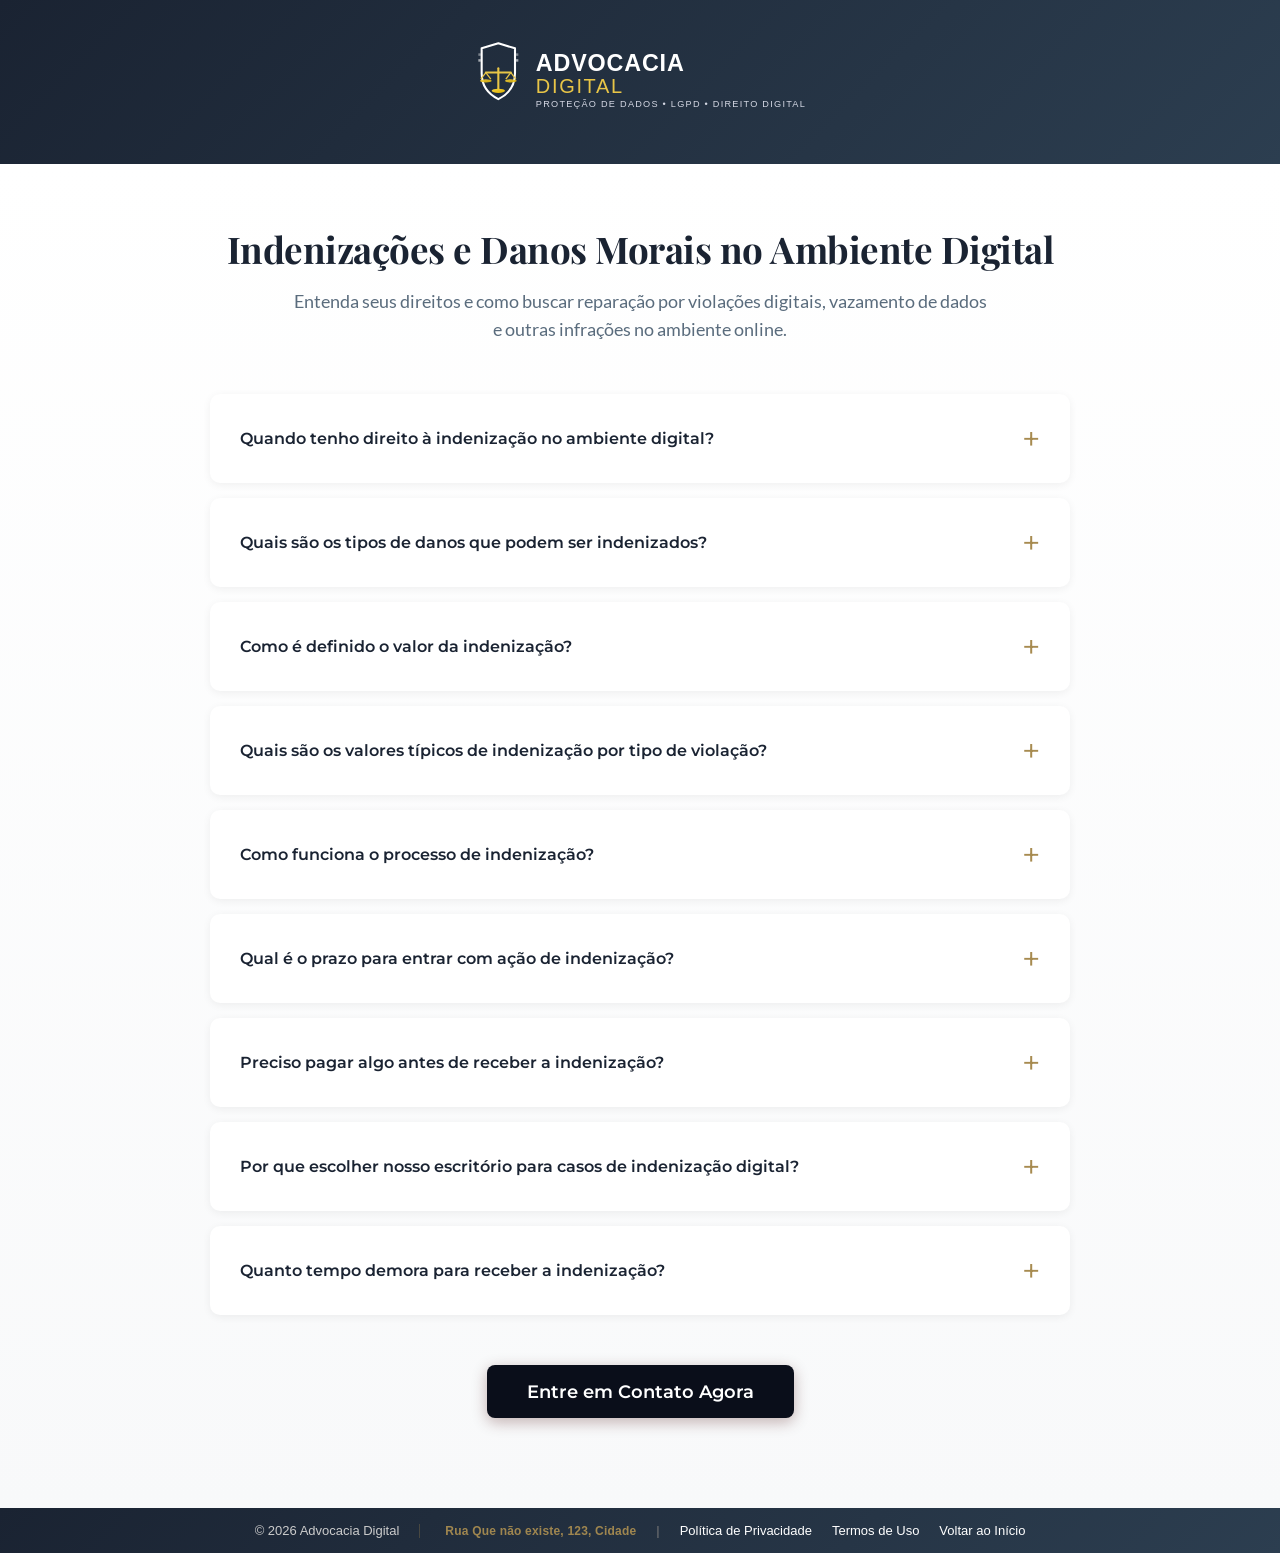
<file: indenizacoes-danos.html>
<!doctype html>
<html lang="pt-BR">

<head>
    <meta charset="UTF-8" />
    <meta name="viewport" content="width=device-width, initial-scale=1.0" />



    <title>Indenizações e Danos Morais no Ambiente Digital | Dr. Weslley Dias - Advocacia Digital</title>

    <meta name="description"
        content="Entenda seus direitos e como buscar reparação por violações digitais, vazamento de dados e outras infrações no ambiente online." />

    <meta property="og:title" content="Indenizações e Danos Morais | Dr. Weslley Dias" />
    <meta property="og:description"
        content="Entenda seus direitos e como buscar reparação por violações digitais, vazamento de dados e outras infrações no ambiente online." />
    <meta property="og:image" content="https://doutorweslley.adv.br/imagens/Banner_p.png" />
    <meta property="og:url" content="https://doutorweslley.adv.br/indenizacoes-danos.html" />
    <meta property="og:type" content="website" />
    <meta property="og:locale" content="pt_BR" />
    <meta property="og:site_name" content="Dr. Weslley Dias - Advocacia Digital" />
    <link rel="canonical" href="https://doutorweslley.adv.br/indenizacoes-danos.html" />
    <link rel="icon" type="image/svg+xml" href="imagens/logo.svg" />

    <link rel="stylesheet" href="style.css?v=6" />

    <script type="application/ld+json">
        {
          "@context": "https://schema.org",
          "@graph": [
            {
              "@type": "FAQPage",
              "@id": "https://doutorweslley.adv.br/indenizacoes-danos.html#faq",
              "name": "Indenizações e Danos Morais - Perguntas Frequentes",
              "description": "Entenda seus direitos e como buscar reparação por violações digitais, vazamento de dados e outras infrações.",
              "mainEntity": [
                {
                  "@type": "Question",
                  "name": "Quando tenho direito à indenização no ambiente digital?",
                  "acceptedAnswer": {
                    "@type": "Answer",
                    "text": "Você tem direito à indenização sempre que sofrer danos em decorrência de violações no ambiente digital. Isso inclui situações como vazamento de dados pessoais, invasão de privacidade, uso indevido de sua imagem, golpes online, compras fraudulentas e outros prejuízos causados por empresas ou terceiros no mundo digital. A legislação brasileira, especialmente a LGPD (Lei Geral de Proteção de Dados), o Marco Civil da Internet e o Código de Defesa do Consumidor, garantem o direito à reparação quando há falha na proteção de dados, serviços digitais defeituosos ou qualquer tipo de prejuízo causado por negligência de empresas no ambiente online."
                  }
                },
                {
                  "@type": "Question",
                  "name": "Quais são os tipos de danos que podem ser indenizados?",
                  "acceptedAnswer": {
                    "@type": "Answer",
                    "text": "A legislação brasileira reconhece diferentes tipos de danos que podem ser indenizados no ambiente digital: Danos Morais: Causados por sofrimento psicológico, constrangimento, exposição indevida, violação de privacidade, ofensa à honra e à imagem. Exemplo: ansiedade causada por vazamento de dados sensíveis. Danos Materiais: Prejuízos financeiros diretos e comprováveis, como valores descontados indevidamente, custos com serviços de proteção de crédito, perda de dinheiro em golpes ou fraudes. Lucros Cessantes: Valores que você deixou de ganhar em razão da violação, como perda de oportunidades de negócio, impossibilidade de trabalhar ou redução de rendimentos devido ao dano sofrido. Danos Coletivos: Quando a violação afeta um grupo de pessoas, como em casos de vazamento em massa de dados de clientes de uma empresa, podendo ser objeto de ação coletiva."
                  }
                },
                {
                  "@type": "Question",
                  "name": "Como é definido o valor da indenização?",
                  "acceptedAnswer": {
                    "@type": "Answer",
                    "text": "O valor da indenização não é fixo e varia conforme cada caso. Os juízes analisam diversos fatores para determinar o montante justo: Gravidade do dano: Quanto maior a violação e seus impactos na vida da vítima, maior tende a ser a indenização. Extensão do prejuízo: Quantas pessoas foram afetadas, que tipo de dados foram expostos, qual foi o alcance da violação. Conduta do ofensor: Se houve negligência grave, dolo ou reincidência da empresa em casos similares. Capacidade econômica: O porte da empresa responsável e a situação financeira da vítima são considerados. Caráter pedagógico: A indenização deve ter efeito educativo, evitando que a empresa repita a conduta. Prejuízos materiais comprováveis: Valores gastos, perdas financeiras diretas e despesas decorrentes da violação."
                  }
                },
                {
                  "@type": "Question",
                  "name": "Quais são os valores típicos de indenização por tipo de violação?",
                  "acceptedAnswer": {
                    "@type": "Answer",
                    "text": "Embora cada caso seja único, os tribunais brasileiros têm estabelecido alguns parâmetros: Vazamento de dados simples: R$ 5.000 a R$ 15.000, dependendo do tipo de dado e extensão do vazamento. Vazamento de dados sensíveis: R$ 10.000 a R$ 30.000 ou mais, especialmente quando envolvem dados de saúde, orientação sexual, biometria ou informações financeiras. Fraude financeira com prejuízo: R$ 8.000 a R$ 25.000 em danos morais, além da restituição integral do valor perdido (danos materiais). Uso indevido de imagem online: R$ 5.000 a R$ 50.000, variando conforme a exposição e o contexto. Negativação indevida por fraude: R$ 8.000 a R$ 20.000, valor consolidado na jurisprudência brasileira. Violações graves com repercussão: Valores podem ultrapassar R$ 100.000 em casos de grande exposição, dano psicológico severo ou negligência extrema. Importante: Estes valores são apenas referências. Cada caso é avaliado individualmente, e nossa equipe trabalha para buscar a indenização mais adequada à sua situação específica."
                  }
                },
                {
                  "@type": "Question",
                  "name": "Como funciona o processo de indenização?",
                  "acceptedAnswer": {
                    "@type": "Answer",
                    "text": "Nosso escritório conduz o processo de indenização de forma estratégica e eficiente, seguindo estas etapas: 1. Análise inicial e coleta de provas: Avaliamos seu caso gratuitamente, reunimos todas as evidências (notificações, prints, e-mails, documentos) e identificamos as violações legais. Definimos a estratégia jurídica mais adequada. 2. Tentativa de acordo extrajudicial: Quando viável, buscamos resolver a situação diretamente com a empresa responsável, o que pode acelerar a reparação e evitar custos processuais. 3. Ajuizamento da ação: Se necessário, ingressamos com ação judicial no Juizado Especial (causas até R$ 40.000) ou na Justiça Comum. Elaboramos petição robusta, fundamentada em LGPD, CDC e jurisprudência. 4. Acompanhamento e conclusão: Mantemos você informado em todas as etapas, defendemos seus interesses em audiências e negociações, e trabalhamos até a obtenção da sentença favorável e efetivo recebimento da indenização."
                  }
                },
                {
                  "@type": "Question",
                  "name": "Qual é o prazo para entrar com ação de indenização?",
                  "acceptedAnswer": {
                    "@type": "Answer",
                    "text": "Os prazos para buscar indenização variam conforme a natureza da violação: Relações de consumo: 5 anos a partir do conhecimento do dano (CDC - Art. 27). Este é o prazo mais comum para casos envolvendo empresas que prestam serviços digitais. Danos em geral (LGPD e Código Civil): 3 anos a partir da ciência do dano e da autoria (CC - Art. 206, § 3º, V). Aplica-se quando não há relação de consumo direta. Danos continuados: Em casos de vazamento de dados que geram prejuízos contínuos (como uso fraudulento recorrente), o prazo pode ser contado a partir da última ocorrência. Importante: Não espere o prazo máximo! Quanto mais cedo você agir, mais fácil será reunir provas e demonstrar os danos sofridos. Nossa equipe oferece análise imediata do seu caso."
                  }
                },
                {
                  "@type": "Question",
                  "name": "Preciso pagar algo antes de receber a indenização?",
                  "acceptedAnswer": {
                    "@type": "Answer",
                    "text": "Não. Nosso escritório trabalha com total transparência e facilita o acesso à justiça: Análise gratuita: A avaliação inicial do seu caso é totalmente sem custo. Sem pagamento antecipado: Você não precisa pagar honorários antes de ganhar o caso. Honorários de êxito: Nossos honorários são calculados sobre o valor da indenização obtida, apenas quando há êxito. Justiça gratuita: Se você não tiver condições de arcar com custas processuais, podemos solicitar a gratuidade da justiça, garantindo acesso sem nenhum custo. Nosso objetivo é tornar a justiça acessível. Você só terá despesas se ganhar o caso, e o valor da indenização sempre será superior aos custos envolvidos."
                  }
                },
                {
                  "@type": "Question",
                  "name": "Por que escolher nosso escritório para casos de indenização digital?",
                  "acceptedAnswer": {
                    "@type": "Answer",
                    "text": "Nossa equipe é especializada em Direito Digital e oferece diferenciais importantes: Especialização em LGPD e Direito Digital: Conhecimento profundo da legislação específica, jurisprudência atualizada e estratégias comprovadas em casos digitais. Análise técnica qualificada: Capacidade de compreender aspectos técnicos de segurança da informação, vazamentos e violações digitais. Histórico de êxito: Experiência comprovada na obtenção de indenizações justas para nossos clientes. Atendimento humanizado: Compreendemos o impacto emocional das violações digitais e oferecemos suporte próximo durante todo o processo. Agilidade e transparência: Mantemos você informado em todas as etapas, com comunicação clara e respostas rápidas. Sem riscos financeiros: Avaliação gratuita e honorários apenas em caso de êxito. Estratégia personalizada: Cada caso é único e merece análise individualizada para maximizar as chances de sucesso."
                  }
                },
                {
                  "@type": "Question",
                  "name": "Quanto tempo demora para receber a indenização?",
                  "acceptedAnswer": {
                    "@type": "Answer",
                    "text": "O tempo para receber a indenização varia conforme a complexidade do caso e a estratégia utilizada: Acordo extrajudicial: De 30 a 90 dias, dependendo da receptividade da empresa em negociar. É a forma mais rápida quando viável. Juizado Especial: Em média 6 a 12 meses até a sentença. Os Juizados são mais ágeis e adequados para causas de até R$ 40.000. Justiça Comum: De 1 a 3 anos, dependendo da complexidade e necessidade de perícias ou recursos. Utilizada em casos de maior valor ou complexidade técnica. Execução da sentença: Após sentença favorável, a empresa geralmente tem 15 dias para pagar voluntariamente, ou iniciamos execução forçada. Nossa equipe trabalha para acelerar o processo ao máximo, sempre buscando acordos quando vantajosos e atuando com agilidade nas tramitações judiciais."
                  }
                }
              ]
            },
            {
              "@type": "LegalService",
              "@id": "https://doutorweslley.adv.br/#organization",
              "name": "Dr. Weslley - Advocacia Digital",
              "image": "https://doutorweslley.adv.br/imagens/Banner_p.png",
              "telephone": "+5511988887777",
              "url": "https://doutorweslley.adv.br"
            },
            {
              "@type": "Person",
              "@id": "https://doutorweslley.adv.br/#person",
              "name": "Dr. Weslley Dias",
              "jobTitle": "Especialista LGPD e Vazamento de Dados",
              "worksFor": {
                "@id": "https://doutorweslley.adv.br/#organization"
              }
            }
          ]
        }
        </script>
</head>

<body>
    <header class="cabecalho-simples">
        <a href="index.html">
            <img src="imagens/logo.svg" alt="Logo do Escritório" class="logo" />
        </a>
    </header>

    <section id="faq-section">
        <div class="faq-header">
            <h1 class="faq-title">
                Indenizações e Danos Morais no Ambiente Digital
            </h1>
            <p class="faq-subtitle">
                Entenda seus direitos e como buscar reparação por violações
                digitais, vazamento de dados e outras infrações no ambiente
                online.
            </p>
        </div>

        <div class="faq-container">
            <!-- Pergunta 1 -->
            <div class="faq-item" id="faq-1">
                <button type="button" class="faq-question" aria-expanded="false" aria-controls="faq-1-answer">
                    Quando tenho direito à indenização no ambiente digital?
                </button>
                <div class="faq-answer" id="faq-1-answer">
                    <div class="faq-answer-content">
                        <p>
                            Você tem direito à indenização sempre que sofrer
                            danos em decorrência de violações no ambiente
                            digital. Isso inclui situações como vazamento de
                            dados pessoais, invasão de privacidade, uso
                            indevido de sua imagem, golpes online, compras
                            fraudulentas e outros prejuízos causados por
                            empresas ou terceiros no mundo digital.
                        </p>
                        <p>
                            A legislação brasileira, especialmente a LGPD
                            (Lei Geral de Proteção de Dados), o Marco Civil
                            da Internet e o Código de Defesa do Consumidor,
                            garantem o direito à reparação quando há falha
                            na proteção de dados, serviços digitais
                            defeituosos ou qualquer tipo de prejuízo causado
                            por negligência de empresas no ambiente online.
                        </p>
                    </div>
                </div>
            </div>

            <!-- Pergunta 2 -->
            <div class="faq-item" id="faq-2">
                <button type="button" class="faq-question" aria-expanded="false" aria-controls="faq-2-answer">
                    Quais são os tipos de danos que podem ser indenizados?
                </button>
                <div class="faq-answer" id="faq-2-answer">
                    <div class="faq-answer-content">
                        <p>
                            A legislação brasileira reconhece diferentes
                            tipos de danos que podem ser indenizados no
                            ambiente digital:
                        </p>
                        <ul>
                            <li>
                                <strong>Danos Morais:</strong> Causados por
                                sofrimento psicológico, constrangimento,
                                exposição indevida, violação de privacidade,
                                ofensa à honra e à imagem. Exemplo:
                                ansiedade causada por vazamento de dados
                                sensíveis.
                            </li>
                            <li>
                                <strong>Danos Materiais:</strong> Prejuízos
                                financeiros diretos e comprováveis, como
                                valores descontados indevidamente, custos
                                com serviços de proteção de crédito, perda
                                de dinheiro em golpes ou fraudes.
                            </li>
                            <li>
                                <strong>Lucros Cessantes:</strong> Valores
                                que você deixou de ganhar em razão da
                                violação, como perda de oportunidades de
                                negócio, impossibilidade de trabalhar ou
                                redução de rendimentos devido ao dano
                                sofrido.
                            </li>
                            <li>
                                <strong>Danos Coletivos:</strong> Quando a
                                violação afeta um grupo de pessoas, como em
                                casos de vazamento em massa de dados de
                                clientes de uma empresa, podendo ser objeto
                                de ação coletiva.
                            </li>
                        </ul>
                    </div>
                </div>
            </div>

            <!-- Pergunta 3 -->
            <div class="faq-item" id="faq-3">
                <button type="button" class="faq-question" aria-expanded="false" aria-controls="faq-3-answer">
                    Como é definido o valor da indenização?
                </button>
                <div class="faq-answer" id="faq-3-answer">
                    <div class="faq-answer-content">
                        <p>
                            O valor da indenização não é fixo e varia
                            conforme cada caso. Os juízes analisam diversos
                            fatores para determinar o montante justo:
                        </p>
                        <ul>
                            <li>
                                <strong>Gravidade do dano:</strong> Quanto
                                maior a violação e seus impactos na vida da
                                vítima, maior tende a ser a indenização.
                            </li>
                            <li>
                                <strong>Extensão do prejuízo:</strong>
                                Quantas pessoas foram afetadas, que tipo de
                                dados foram expostos, qual foi o alcance da
                                violação.
                            </li>
                            <li>
                                <strong>Conduta do ofensor:</strong> Se
                                houve negligência grave, dolo ou
                                reincidência da empresa em casos similares.
                            </li>
                            <li>
                                <strong>Capacidade econômica:</strong> O
                                porte da empresa responsável e a situação
                                financeira da vítima são considerados.
                            </li>
                            <li>
                                <strong>Caráter pedagógico:</strong> A
                                indenização deve ter efeito educativo,
                                evitando que a empresa repita a conduta.
                            </li>
                            <li>
                                <strong>Prejuízos materiais
                                    comprováveis:</strong>
                                Valores gastos, perdas financeiras diretas e
                                despesas decorrentes da violação.
                            </li>
                        </ul>
                    </div>
                </div>
            </div>

            <!-- Pergunta 4 -->
            <div class="faq-item" id="faq-4">
                <button type="button" class="faq-question" aria-expanded="false" aria-controls="faq-4-answer">
                    Quais são os valores típicos de indenização por tipo de
                    violação?
                </button>
                <div class="faq-answer" id="faq-4-answer">
                    <div class="faq-answer-content">
                        <p>
                            Embora cada caso seja único, os tribunais
                            brasileiros têm estabelecido alguns parâmetros:
                        </p>
                        <ul>
                            <li>
                                <strong>Vazamento de dados simples:</strong>
                                R$ 5.000 a R$ 15.000, dependendo do tipo de
                                dado e extensão do vazamento.
                            </li>
                            <li>
                                <strong>Vazamento de dados sensíveis:</strong>
                                R$ 10.000 a R$ 30.000 ou mais, especialmente
                                quando envolvem dados de saúde, orientação
                                sexual, biometria ou informações
                                financeiras.
                            </li>
                            <li>
                                <strong>Fraude financeira com prejuízo:</strong>
                                R$ 8.000 a R$ 25.000 em danos morais, além
                                da restituição integral do valor perdido
                                (danos materiais).
                            </li>
                            <li>
                                <strong>Uso indevido de imagem online:</strong>
                                R$ 5.000 a R$ 50.000, variando conforme a
                                exposição e o contexto.
                            </li>
                            <li>
                                <strong>Negativação indevida por
                                    fraude:</strong>
                                R$ 8.000 a R$ 20.000, valor consolidado na
                                jurisprudência brasileira.
                            </li>
                            <li>
                                <strong>Violações graves com
                                    repercussão:</strong>
                                Valores podem ultrapassar R$ 100.000 em
                                casos de grande exposição, dano psicológico
                                severo ou negligência extrema.
                            </li>
                        </ul>
                        <p>
                            <em>Importante: Estes valores são apenas
                                referências. Cada caso é avaliado
                                individualmente, e nossa equipe trabalha
                                para buscar a indenização mais adequada à
                                sua situação específica.</em>
                        </p>
                    </div>
                </div>
            </div>

            <!-- Pergunta 5 -->
            <div class="faq-item" id="faq-5">
                <button type="button" class="faq-question" aria-expanded="false" aria-controls="faq-5-answer">
                    Como funciona o processo de indenização?
                </button>
                <div class="faq-answer" id="faq-5-answer">
                    <div class="faq-answer-content">
                        <p>
                            Nosso escritório conduz o processo de
                            indenização de forma estratégica e eficiente,
                            seguindo estas etapas:
                        </p>
                        <ul>
                            <li>
                                <strong>1. Análise inicial e coleta de
                                    provas:</strong>
                                Avaliamos seu caso gratuitamente, reunimos
                                todas as evidências (notificações, prints,
                                e-mails, documentos) e identificamos as
                                violações legais. Definimos a estratégia
                                jurídica mais adequada.
                            </li>
                            <li>
                                <strong>2. Tentativa de acordo
                                    extrajudicial:</strong>
                                Quando viável, buscamos resolver a situação
                                diretamente com a empresa responsável, o que
                                pode acelerar a reparação e evitar custos
                                processuais.
                            </li>
                            <li>
                                <strong>3. Ajuizamento da ação:</strong>
                                Se necessário, ingressamos com ação judicial
                                no Juizado Especial (causas até R$ 40.000)
                                ou na Justiça Comum. Elaboramos petição
                                robusta, fundamentada em LGPD, CDC e
                                jurisprudência.
                            </li>
                            <li>
                                <strong>4. Acompanhamento e conclusão:</strong>
                                Mantemos você informado em todas as etapas,
                                defendemos seus interesses em audiências e
                                negociações, e trabalhamos até a obtenção da
                                sentença favorável e efetivo recebimento da
                                indenização.
                            </li>
                        </ul>
                    </div>
                </div>
            </div>

            <!-- Pergunta 6 -->
            <div class="faq-item" id="faq-6">
                <button type="button" class="faq-question" aria-expanded="false" aria-controls="faq-6-answer">
                    Qual é o prazo para entrar com ação de indenização?
                </button>
                <div class="faq-answer" id="faq-6-answer">
                    <div class="faq-answer-content">
                        <p>
                            Os prazos para buscar indenização variam
                            conforme a natureza da violação:
                        </p>
                        <ul>
                            <li>
                                <strong>Relações de consumo:</strong> 5 anos
                                a partir do conhecimento do dano (CDC - Art.
                                27). Este é o prazo mais comum para casos
                                envolvendo empresas que prestam serviços
                                digitais.
                            </li>
                            <li>
                                <strong>Danos em geral (LGPD e Código
                                    Civil):</strong>
                                3 anos a partir da ciência do dano e da
                                autoria (CC - Art. 206, § 3º, V). Aplica-se
                                quando não há relação de consumo direta.
                            </li>
                            <li>
                                <strong>Danos continuados:</strong> Em casos
                                de vazamento de dados que geram prejuízos
                                contínuos (como uso fraudulento recorrente),
                                o prazo pode ser contado a partir da última
                                ocorrência.
                            </li>
                        </ul>
                        <p>
                            <strong>Importante:</strong> Não espere o prazo
                            máximo! Quanto mais cedo você agir, mais fácil
                            será reunir provas e demonstrar os danos
                            sofridos. Nossa equipe oferece análise imediata
                            do seu caso.
                        </p>
                    </div>
                </div>
            </div>

            <!-- Pergunta 7 -->
            <div class="faq-item" id="faq-7">
                <button type="button" class="faq-question" aria-expanded="false" aria-controls="faq-7-answer">
                    Preciso pagar algo antes de receber a indenização?
                </button>
                <div class="faq-answer" id="faq-7-answer">
                    <div class="faq-answer-content">
                        <p>
                            Não. Nosso escritório trabalha com total
                            transparência e facilita o acesso à justiça:
                        </p>
                        <ul>
                            <li>
                                <strong>Análise gratuita:</strong> A
                                avaliação inicial do seu caso é totalmente
                                sem custo.
                            </li>
                            <li>
                                <strong>Sem pagamento antecipado:</strong>
                                Você não precisa pagar honorários antes de
                                ganhar o caso.
                            </li>
                            <li>
                                <strong>Honorários de êxito:</strong> Nossos
                                honorários são calculados sobre o valor da
                                indenização obtida, apenas quando há êxito.
                            </li>
                            <li>
                                <strong>Justiça gratuita:</strong> Se você
                                não tiver condições de arcar com custas
                                processuais, podemos solicitar a gratuidade
                                da justiça, garantindo acesso sem nenhum
                                custo.
                            </li>
                        </ul>
                        <p>
                            Nosso objetivo é tornar a justiça acessível.
                            Você só terá despesas se ganhar o caso, e o
                            valor da indenização sempre será superior aos
                            custos envolvidos.
                        </p>
                    </div>
                </div>
            </div>

            <!-- Pergunta 8 -->
            <div class="faq-item" id="faq-8">
                <button type="button" class="faq-question" aria-expanded="false" aria-controls="faq-8-answer">
                    Por que escolher nosso escritório para casos de
                    indenização digital?
                </button>
                <div class="faq-answer" id="faq-8-answer">
                    <div class="faq-answer-content">
                        <p>
                            Nossa equipe é especializada em Direito Digital
                            e oferece diferenciais importantes:
                        </p>
                        <ul>
                            <li>
                                <strong>Especialização em LGPD e Direito
                                    Digital:</strong>
                                Conhecimento profundo da legislação
                                específica, jurisprudência atualizada e
                                estratégias comprovadas em casos digitais.
                            </li>
                            <li>
                                <strong>Análise técnica qualificada:</strong>
                                Capacidade de compreender aspectos técnicos
                                de segurança da informação, vazamentos e
                                violações digitais.
                            </li>
                            <li>
                                <strong>Histórico de êxito:</strong>
                                Experiência comprovada na obtenção de
                                indenizações justas para nossos clientes.
                            </li>
                            <li>
                                <strong>Atendimento humanizado:</strong>
                                Compreendemos o impacto emocional das
                                violações digitais e oferecemos suporte
                                próximo durante todo o processo.
                            </li>
                            <li>
                                <strong>Agilidade e transparência:</strong>
                                Mantemos você informado em todas as etapas,
                                com comunicação clara e respostas rápidas.
                            </li>
                            <li>
                                <strong>Sem riscos financeiros:</strong>
                                Avaliação gratuita e honorários apenas em
                                caso de êxito.
                            </li>
                            <li>
                                <strong>Estratégia personalizada:</strong>
                                Cada caso é único e merece análise
                                individualizada para maximizar as chances de
                                sucesso.
                            </li>
                        </ul>
                    </div>
                </div>
            </div>

            <!-- Pergunta 9 -->
            <div class="faq-item" id="faq-9">
                <button type="button" class="faq-question" aria-expanded="false" aria-controls="faq-9-answer">
                    Quanto tempo demora para receber a indenização?
                </button>
                <div class="faq-answer" id="faq-9-answer">
                    <div class="faq-answer-content">
                        <p>
                            O tempo para receber a indenização varia
                            conforme a complexidade do caso e a estratégia
                            utilizada:
                        </p>
                        <ul>
                            <li>
                                <strong>Acordo extrajudicial:</strong> De 30
                                a 90 dias, dependendo da receptividade da
                                empresa em negociar. É a forma mais rápida
                                quando viável.
                            </li>
                            <li>
                                <strong>Juizado Especial:</strong> Em média
                                6 a 12 meses até a sentença. Os Juizados são
                                mais ágeis e adequados para causas de até R$
                                40.000.
                            </li>
                            <li>
                                <strong>Justiça Comum:</strong> De 1 a 3
                                anos, dependendo da complexidade e
                                necessidade de perícias ou recursos.
                                Utilizada em casos de maior valor ou
                                complexidade técnica.
                            </li>
                            <li>
                                <strong>Execução da sentença:</strong> Após
                                sentença favorável, a empresa geralmente tem
                                15 dias para pagar voluntariamente, ou
                                iniciamos execução forçada.
                            </li>
                        </ul>
                        <p>
                            Nossa equipe trabalha para acelerar o processo
                            ao máximo, sempre buscando acordos quando
                            vantajosos e atuando com agilidade nas
                            tramitações judiciais.
                        </p>
                    </div>
                </div>
            </div>
        </div>

        <div class="cta-contato">
            <a href="index.html#cta-final" class="btn-cta-interno">Entre em Contato Agora</a>
        </div>
    </section>

    <footer class="rodape-minimalista">
        <span>&copy; 2026 Advocacia Digital</span>
        <span class="titulo-endereco"> Rua Que não existe, 123, Cidade</span>
        <span class="separador">|</span>
        <a href="politica_privacidade.html">Política de Privacidade</a>
        <a href="termos_uso.html">Termos de Uso</a>
        <a href="index.html">Voltar ao Início</a>
    </footer>

    <script src="script.js"></script>
</body>

</html>
</file>
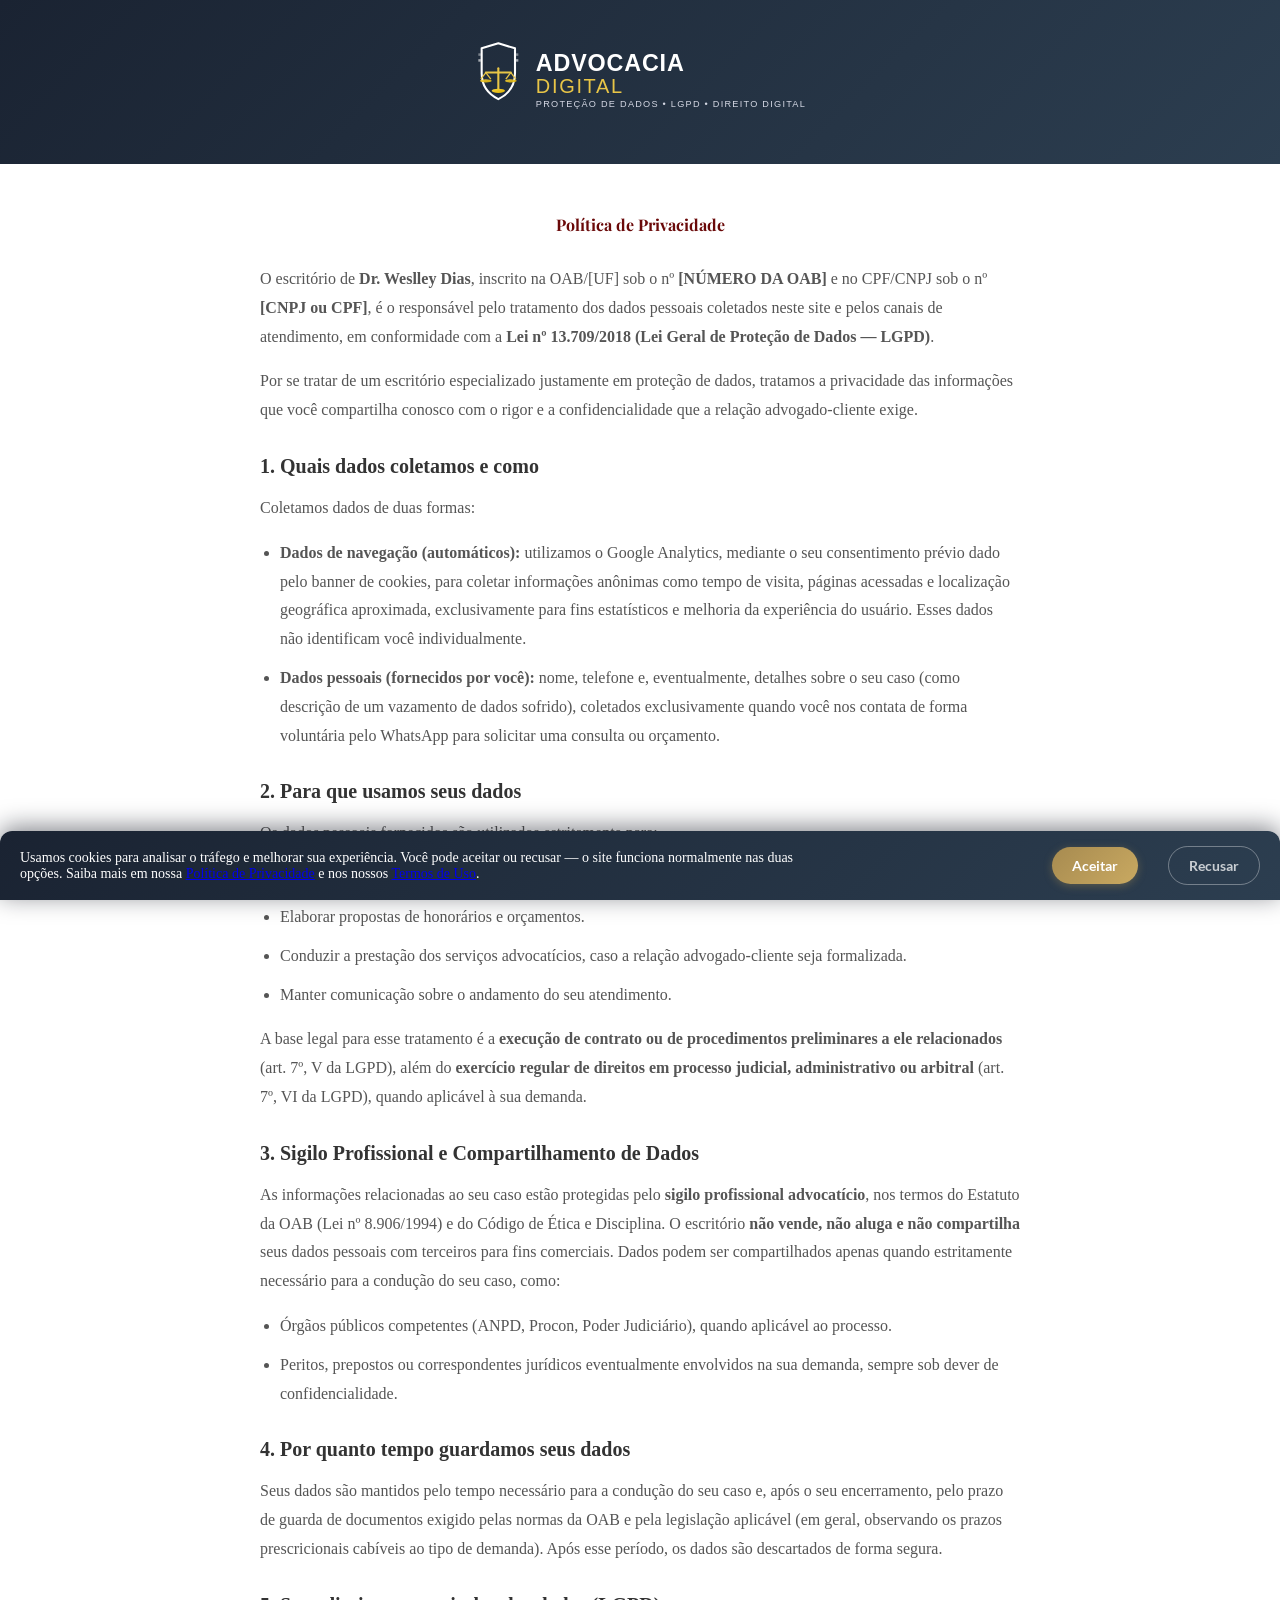
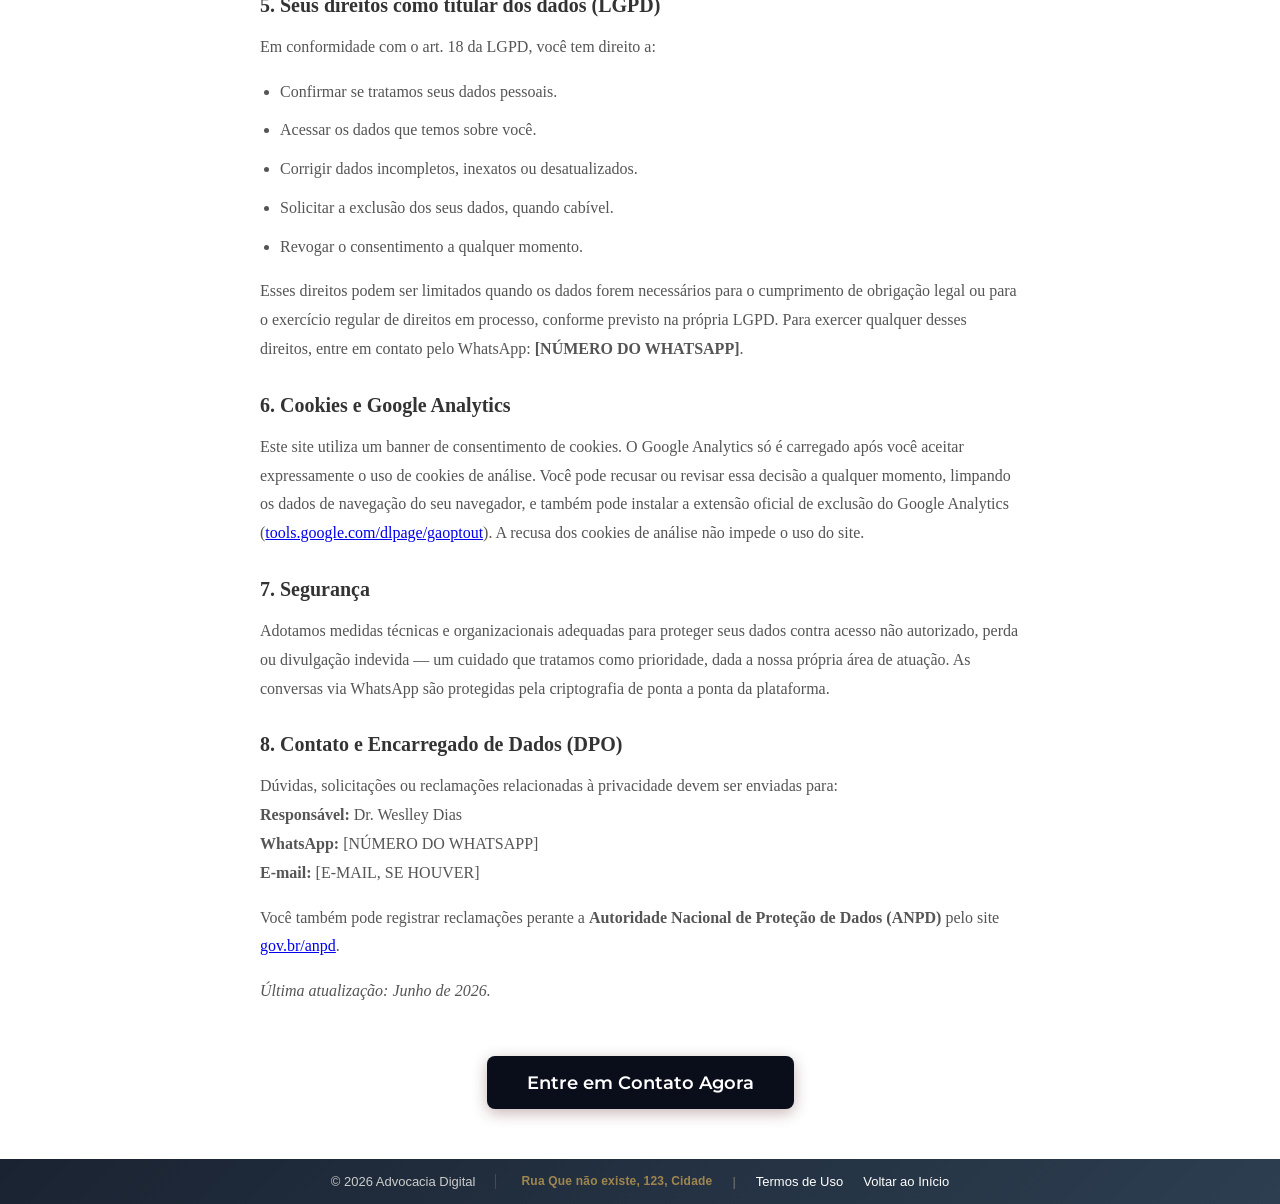
<file: politica_privacidade.html>
<!doctype html>
<html lang="pt-BR">

<head>
    <meta charset="UTF-8" />
    <meta name="viewport" content="width=device-width, initial-scale=1.0" />



    <title>
        Política de Privacidade | Dr. Weslley Dias - Advocacia Digital
    </title>
    <meta name="robots" content="noindex" />

    <meta name="description"
        content="Política de Privacidade do site do Dr. Weslley Dias - Advocacia Digital especializada em LGPD, proteção de dados e direito digital." />

    <meta property="og:title" content="Política de Privacidade | Dr. Weslley Dias" />
    <meta property="og:description"
        content="Leia a Política de Privacidade do site do Dr. Weslley Dias - Advocacia Digital." />
    <meta property="og:image" content="https://doutorweslley.adv.br/imagens/Banner_p.png" />
    <meta property="og:url" content="https://doutorweslley.adv.br/politica_privacidade.html" />
    <meta property="og:type" content="website" />
    <meta property="og:locale" content="pt_BR" />
    <meta property="og:site_name" content="Dr. Weslley Dias - Advocacia Digital" />
    <link rel="canonical" href="https://doutorweslley.adv.br/politica_privacidade.html" />
    <link rel="icon" type="image/svg+xml" href="imagens/logo.svg" />

    <!-- Google Analytics: carregado apenas após consentimento de cookies (LGPD) -->
    <script>
        window.dataLayer = window.dataLayer || [];
        function gtag() {
            dataLayer.push(arguments);
        }

        function carregarAnalytics() {
            var script = document.createElement("script");
            script.async = true;
            script.src =
                "https://www.googletagmanager.com/gtag/js?id=G-5WRWWNTSXB";
            document.head.appendChild(script);
            script.onload = function () {
                gtag("js", new Date());
                gtag("config", "G-5WRWWNTSXB");
            };
        }

        // Se já aceitou em visita anterior, carrega direto
        if (localStorage.getItem("cookiesAceitos") === "sim") {
            carregarAnalytics();
        }
    </script>

    <link rel="stylesheet" href="style.css?v=6" />

    <!-- Schema.org Structured Data -->
    <script type="application/ld+json">
        {
          "@context": "https://schema.org",
          "@graph": [
            {
              "@type": "WebPage",
              "@id": "https://doutorweslley.adv.br/politica_privacidade.html#webpage",
              "name": "Política de Privacidade | Dr. Weslley Dias",
              "description": "Política de Privacidade do site do Dr. Weslley Dias - Advocacia Digital.",
              "isPartOf": {
                "@id": "https://doutorweslley.adv.br/#website"
              }
            },
            {
              "@type": "LegalService",
              "@id": "https://doutorweslley.adv.br/#organization",
              "name": "Dr. Weslley - Advocacia Digital",
              "url": "https://doutorweslley.adv.br"
            },
            {
              "@type": "Person",
              "@id": "https://doutorweslley.adv.br/#person",
              "name": "Dr. Weslley Dias",
              "jobTitle": "Especialista LGPD e Vazamento de Dados",
              "worksFor": {
                "@id": "https://doutorweslley.adv.br/#organization"
              }
            }
          ]
        }
        </script>
</head>

<body>
    <header class="cabecalho-simples">
        <a href="index.html">
            <img src="imagens/logo.svg" alt="Logo do Escritório Dr. Weslley Dias" class="logo" width="400"
                height="120" />
        </a>
    </header>

    <main class="container-legal">
        <h1>Política de Privacidade</h1>

        <p>
            O escritório de
            <strong>Dr. Weslley Dias</strong>, inscrito na OAB/[UF] sob
            o nº <strong>[NÚMERO DA OAB]</strong> e no CPF/CNPJ sob o nº
            <strong>[CNPJ ou CPF]</strong>, é o responsável pelo tratamento
            dos dados pessoais coletados neste site e pelos canais de
            atendimento, em conformidade com a
            <strong>Lei nº 13.709/2018 (Lei Geral de Proteção de Dados —
                LGPD)</strong>.
        </p>
        <p>
            Por se tratar de um escritório especializado justamente em
            proteção de dados, tratamos a privacidade das informações que
            você compartilha conosco com o rigor e a confidencialidade que a
            relação advogado-cliente exige.
        </p>

        <h2>1. Quais dados coletamos e como</h2>
        <p>Coletamos dados de duas formas:</p>
        <ul>
            <li>
                <strong>Dados de navegação (automáticos):</strong>
                utilizamos o Google Analytics, mediante o seu consentimento
                prévio dado pelo banner de cookies, para coletar informações
                anônimas como tempo de visita, páginas acessadas e
                localização geográfica aproximada, exclusivamente para fins
                estatísticos e melhoria da experiência do usuário. Esses
                dados não identificam você individualmente.
            </li>
            <li>
                <strong>Dados pessoais (fornecidos por você):</strong>
                nome, telefone e, eventualmente, detalhes sobre o seu caso
                (como descrição de um vazamento de dados sofrido), coletados
                exclusivamente quando você nos contata de forma voluntária
                pelo WhatsApp para solicitar uma consulta ou orçamento.
            </li>
        </ul>

        <h2>2. Para que usamos seus dados</h2>
        <p>
            Os dados pessoais fornecidos são utilizados estritamente para:
        </p>
        <ul>
            <li>
                Realizar a triagem inicial e avaliar a viabilidade do seu
                caso.
            </li>
            <li>Elaborar propostas de honorários e orçamentos.</li>
            <li>
                Conduzir a prestação dos serviços advocatícios, caso a
                relação advogado-cliente seja formalizada.
            </li>
            <li>
                Manter comunicação sobre o andamento do seu atendimento.
            </li>
        </ul>
        <p>
            A base legal para esse tratamento é a
            <strong>execução de contrato ou de procedimentos preliminares a ele
                relacionados</strong>
            (art. 7º, V da LGPD), além do
            <strong>exercício regular de direitos em processo judicial,
                administrativo ou arbitral</strong>
            (art. 7º, VI da LGPD), quando aplicável à sua demanda.
        </p>

        <h2>3. Sigilo Profissional e Compartilhamento de Dados</h2>
        <p>
            As informações relacionadas ao seu caso estão protegidas pelo
            <strong>sigilo profissional advocatício</strong>, nos termos do
            Estatuto da OAB (Lei nº 8.906/1994) e do Código de Ética e
            Disciplina. O escritório
            <strong>não vende, não aluga e não compartilha</strong>
            seus dados pessoais com terceiros para fins comerciais. Dados
            podem ser compartilhados apenas quando estritamente necessário
            para a condução do seu caso, como:
        </p>
        <ul>
            <li>
                Órgãos públicos competentes (ANPD, Procon, Poder
                Judiciário), quando aplicável ao processo.
            </li>
            <li>
                Peritos, prepostos ou correspondentes jurídicos
                eventualmente envolvidos na sua demanda, sempre sob dever de
                confidencialidade.
            </li>
        </ul>

        <h2>4. Por quanto tempo guardamos seus dados</h2>
        <p>
            Seus dados são mantidos pelo tempo necessário para a condução do
            seu caso e, após o seu encerramento, pelo prazo de guarda de
            documentos exigido pelas normas da OAB e pela legislação
            aplicável (em geral, observando os prazos prescricionais
            cabíveis ao tipo de demanda). Após esse período, os dados são
            descartados de forma segura.
        </p>

        <h2>5. Seus direitos como titular dos dados (LGPD)</h2>
        <p>Em conformidade com o art. 18 da LGPD, você tem direito a:</p>
        <ul>
            <li>Confirmar se tratamos seus dados pessoais.</li>
            <li>Acessar os dados que temos sobre você.</li>
            <li>Corrigir dados incompletos, inexatos ou desatualizados.</li>
            <li>Solicitar a exclusão dos seus dados, quando cabível.</li>
            <li>Revogar o consentimento a qualquer momento.</li>
        </ul>
        <p>
            Esses direitos podem ser limitados quando os dados forem
            necessários para o cumprimento de obrigação legal ou para o
            exercício regular de direitos em processo, conforme previsto na
            própria LGPD. Para exercer qualquer desses direitos, entre em
            contato pelo WhatsApp:
            <strong>[NÚMERO DO WHATSAPP]</strong>.
        </p>

        <h2>6. Cookies e Google Analytics</h2>
        <p>
            Este site utiliza um banner de consentimento de cookies. O
            Google Analytics só é carregado após você aceitar expressamente
            o uso de cookies de análise. Você pode recusar ou revisar essa
            decisão a qualquer momento, limpando os dados de navegação do
            seu navegador, e também pode instalar a extensão oficial de
            exclusão do Google Analytics (<a href="https://tools.google.com/dlpage/gaoptout" target="_blank"
                rel="noopener">tools.google.com/dlpage/gaoptout</a>). A recusa dos cookies de análise não impede o uso
            do site.
        </p>

        <h2>7. Segurança</h2>
        <p>
            Adotamos medidas técnicas e organizacionais adequadas para
            proteger seus dados contra acesso não autorizado, perda ou
            divulgação indevida — um cuidado que tratamos como prioridade,
            dada a nossa própria área de atuação. As conversas via WhatsApp
            são protegidas pela criptografia de ponta a ponta da plataforma.
        </p>

        <h2>8. Contato e Encarregado de Dados (DPO)</h2>
        <p>
            Dúvidas, solicitações ou reclamações relacionadas à privacidade
            devem ser enviadas para:<br />
            <strong>Responsável:</strong> Dr. Weslley Dias<br />
            <strong>WhatsApp:</strong> [NÚMERO DO WHATSAPP]<br />
            <strong>E-mail:</strong> [E-MAIL, SE HOUVER]
        </p>
        <p>
            Você também pode registrar reclamações perante a
            <strong>Autoridade Nacional de Proteção de Dados (ANPD)</strong>
            pelo site
            <a href="https://www.gov.br/anpd" target="_blank" rel="noopener">gov.br/anpd</a>.
        </p>

        <p><em>Última atualização: Junho de 2026.</em></p>

        <div class="cta-contato">
            <a href="index.html#cta-final" class="btn-cta-interno">Entre em Contato Agora</a>
        </div>
    </main>

    <footer class="rodape-minimalista">
        <span>&copy; 2026 Advocacia Digital</span>
        <span class="titulo-endereco"> Rua Que não existe, 123, Cidade</span>
        <span class="separador">|</span>
        <a href="termos_uso.html">Termos de Uso</a>
        <a href="index.html">Voltar ao Início</a>
    </footer>

    <div id="aviso-cookies" class="aviso-cookies">
        <p>
            Usamos cookies para analisar o tráfego e melhorar sua
            experiência. Você pode aceitar ou recusar — o site funciona
            normalmente nas duas opções. Saiba mais em nossa
            <a href="politica_privacidade.html">Política de Privacidade</a>
            e nos nossos
            <a href="termos_uso.html">Termos de Uso</a>.
        </p>
        <div class="botoes-cookies">
            <button id="btn-aceitar-cookies" class="btn-cookies aceitar">
                Aceitar
            </button>
            <button id="btn-recusar-cookies" class="btn-cookies recusar">
                Recusar
            </button>
        </div>
    </div>

    <script src="script.js"></script>
</body>

</html>
</file>
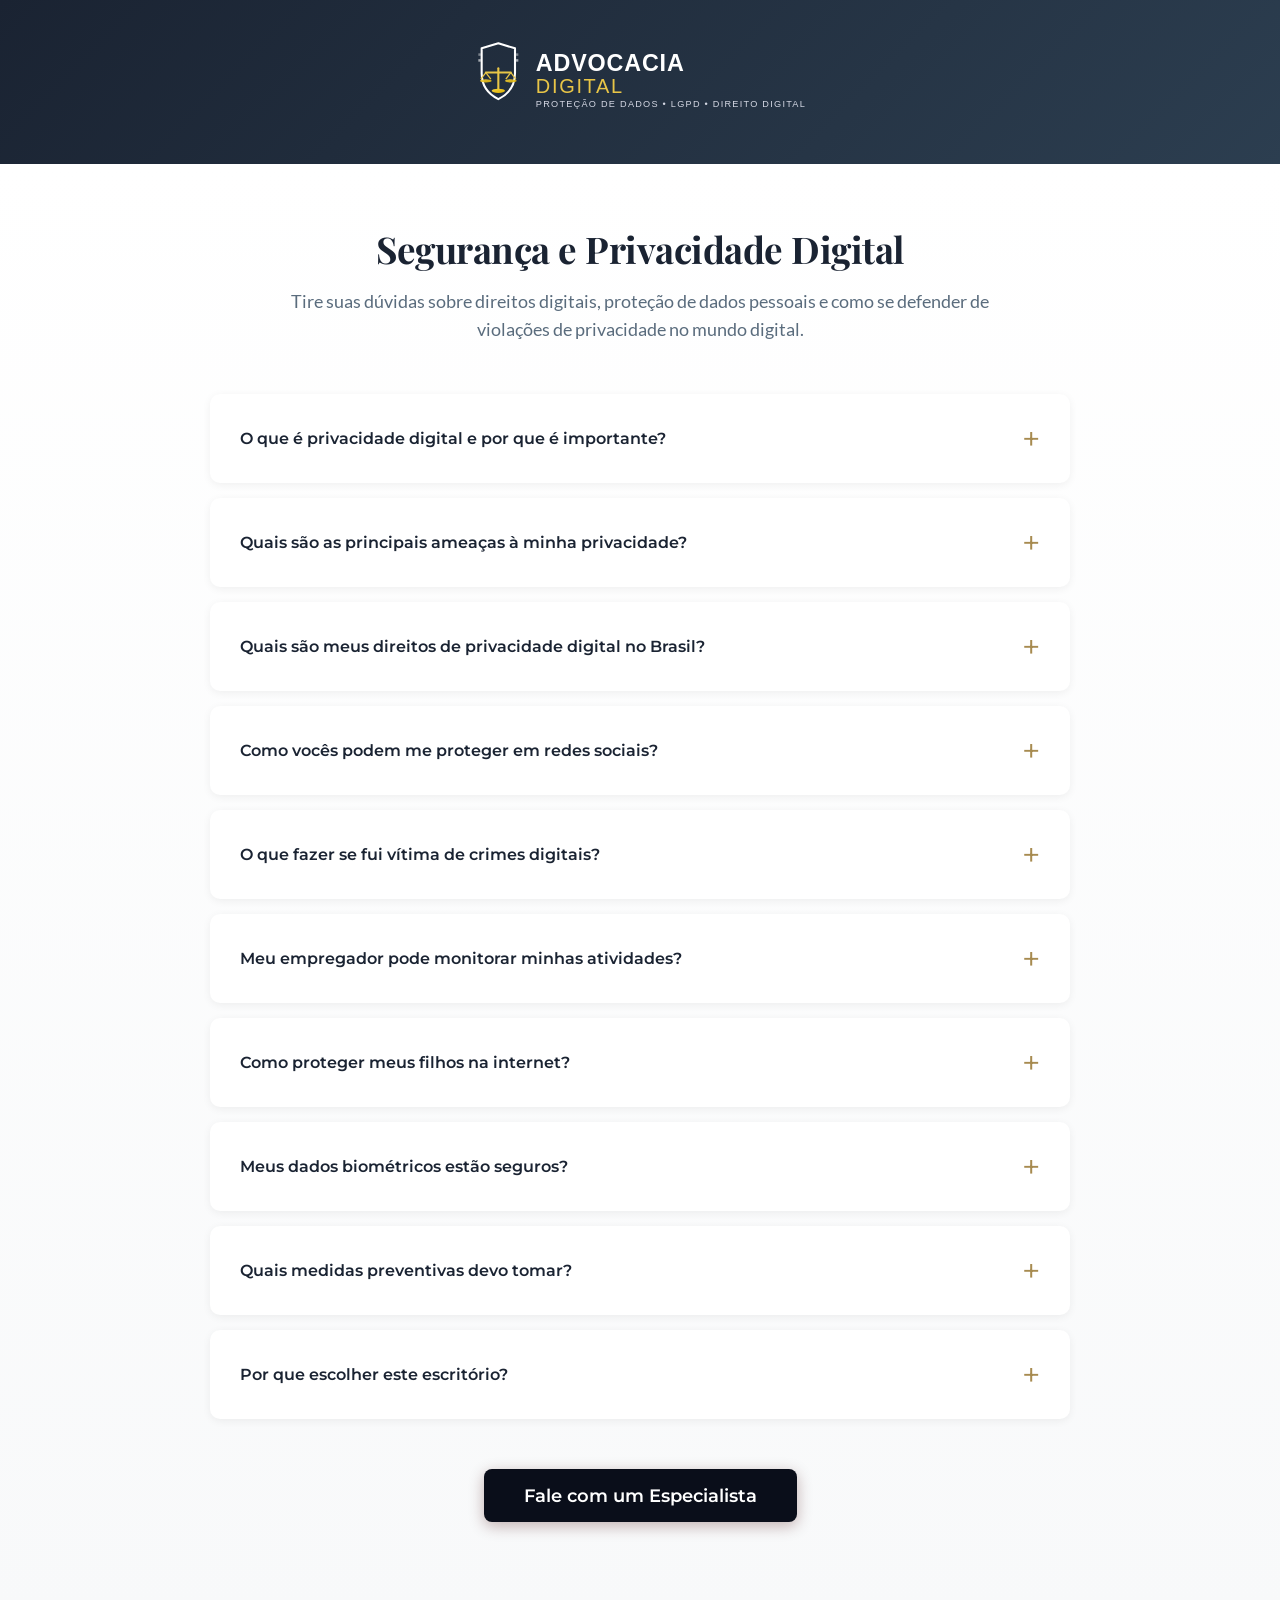
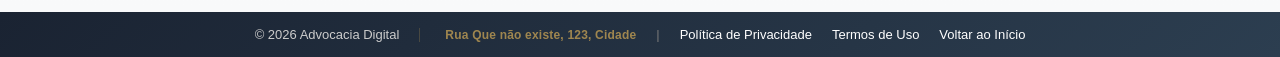
<file: seguranca-privacidade.html>
<!doctype html>
<html lang="pt-BR">

<head>
    <meta charset="UTF-8" />
    <meta name="viewport" content="width=device-width, initial-scale=1.0" />



    <title>Segurança e Privacidade Digital | Dr. Weslley Dias - Advocacia Digital</title>

    <meta name="description"
        content="Tire suas dúvidas sobre direitos digitais, proteção de dados pessoais e como se defender de violações de privacidade no mundo digital." />

    <meta property="og:title" content="Segurança e Privacidade Digital | Dr. Weslley Dias" />
    <meta property="og:description"
        content="Tire suas dúvidas sobre direitos digitais, proteção de dados pessoais e como se defender de violações de privacidade no mundo digital." />
    <meta property="og:image" content="https://doutorweslley.adv.br/imagens/Banner_p.png" />
    <meta property="og:url" content="https://doutorweslley.adv.br/seguranca-privacidade.html" />
    <meta property="og:type" content="website" />
    <meta property="og:locale" content="pt_BR" />
    <meta property="og:site_name" content="Dr. Weslley Dias - Advocacia Digital" />
    <link rel="canonical" href="https://doutorweslley.adv.br/seguranca-privacidade.html" />
    <link rel="icon" type="image/svg+xml" href="imagens/logo.svg" />

    <link rel="stylesheet" href="style.css?v=6" />

    <script type="application/ld+json">
        {
          "@context": "https://schema.org",
          "@graph": [
            {
              "@type": "FAQPage",
              "@id": "https://doutorweslley.adv.br/seguranca-privacidade.html#faq",
              "name": "Segurança e Privacidade Digital - Perguntas Frequentes",
              "description": "Tire suas dúvidas sobre direitos digitais, proteção de dados pessoais e como se defender de violações de privacidade.",
              "mainEntity": [
                {
                  "@type": "Question",
                  "name": "O que é privacidade digital e por que é importante?",
                  "acceptedAnswer": {
                    "@type": "Answer",
                    "text": "No mundo digital, sua privacidade e segurança são direitos fundamentais garantidos pela Constituição Federal. Com o avanço da tecnologia e uso massivo da internet, é essencial conhecer e proteger seus dados pessoais contra acessos indevidos, monitoramento ilegal e outras violações. A privacidade digital envolve o controle sobre quem tem acesso às suas informações pessoais, como elas são usadas e onde são armazenadas. Violações podem causar danos financeiros, emocionais e à sua reputação."
                  }
                },
                {
                  "@type": "Question",
                  "name": "Quais são as principais ameaças à minha privacidade?",
                  "acceptedAnswer": {
                    "@type": "Answer",
                    "text": "As ameaças digitais estão cada vez mais sofisticadas: Vigilância online: Rastreamento de atividades na internet sem consentimento; Phishing e engenharia social: Golpes para roubar senhas e informações; Invasão de dispositivos: Acesso não autorizado a computadores, smartphones e câmeras; Uso indevido de dados biométricos: Coleta e compartilhamento ilegal de impressões digitais, reconhecimento facial; Exposição em redes sociais: Uso de informações pessoais para fins não autorizados; Violação de sigilo: Divulgação de conversas privadas e e-mails."
                  }
                },
                {
                  "@type": "Question",
                  "name": "Quais são meus direitos de privacidade digital no Brasil?",
                  "acceptedAnswer": {
                    "@type": "Answer",
                    "text": "A legislação brasileira garante diversos direitos fundamentais: Constituição Federal (Art. 5º): Inviolabilidade da intimidade e vida privada; Inviolabilidade do sigilo de correspondência; Inviolabilidade das comunicações telefônicas e telemáticas; Direito à indenização por dano material ou moral. Marco Civil da Internet (Lei 12.965/2014): Proteção da privacidade e dos dados pessoais; Proteção ao sigilo das comunicações privadas; Direito de não fornecimento de dados a terceiros; Consentimento expresso para coleta e uso de dados. LGPD (Lei 13.709/2018): Controle sobre seus dados pessoais; Direito de saber quem tem acesso às suas informações; Direito à correção, exclusão e portabilidade de dados; Segurança no tratamento dos dados."
                  }
                },
                {
                  "@type": "Question",
                  "name": "Como vocês podem me proteger em redes sociais?",
                  "acceptedAnswer": {
                    "@type": "Answer",
                    "text": "Atuamos em casos de violações em redes sociais: Uso indevido de fotos e informações pessoais por terceiros; Perfis falsos criados com seus dados; Compartilhamento não autorizado de conteúdo privado; Vazamento de conversas e mensagens privadas; Exigência de remoção de conteúdo difamatório ou inverídico; Identificação e responsabilização de perfis anônimos."
                  }
                },
                {
                  "@type": "Question",
                  "name": "O que fazer se fui vítima de crimes digitais?",
                  "acceptedAnswer": {
                    "@type": "Answer",
                    "text": "Oferecemos suporte completo para vítimas de crimes cibernéticos: Invasão de dispositivos: Ação contra invasores de contas online, computadores e smartphones; Spyware e malware: Remoção de programas espiões e maliciosos; Roubo de identidade: Recuperação e proteção da identidade digital; Extorsão e chantagem: Ação penal contra extorsionários e chantageadores online; Coleta e preservação de provas digitais; Representação junto à Polícia Federal e MPF."
                  }
                },
                {
                  "@type": "Question",
                  "name": "Meu empregador pode monitorar minhas atividades?",
                  "acceptedAnswer": {
                    "@type": "Answer",
                    "text": "O monitoramento no ambiente de trabalho tem limites legais. Atuamos em casos de: Monitoramento excessivo de e-mails e comunicações corporativas; Uso indevido de câmeras e sistemas de vigilância; Rastreamento de localização sem consentimento; Invasão de privacidade além do poder diretivo do empregador. Importante: O empregador pode monitorar atividades relacionadas ao trabalho, mas não pode violar sua intimidade e dignidade. Orientamos sobre os limites legais e defendemos seus direitos trabalhistas e de privacidade."
                  }
                },
                {
                  "@type": "Question",
                  "name": "Como proteger meus filhos na internet?",
                  "acceptedAnswer": {
                    "@type": "Answer",
                    "text": "A proteção de menores no ambiente digital requer atenção especial: Violação de privacidade: Ação contra exposição indevida de crianças e adolescentes; Cyberbullying: Combate ao assédio e bullying online; Exposição de imagens: Remoção urgente de fotos e vídeos não autorizados; Dados escolares: Proteção contra compartilhamento indevido de informações por instituições de ensino. A LGPD e o ECA (Estatuto da Criança e do Adolescente) oferecem proteção especial para menores."
                  }
                },
                {
                  "@type": "Question",
                  "name": "Meus dados biométricos estão seguros?",
                  "acceptedAnswer": {
                    "@type": "Answer",
                    "text": "Dados biométricos (impressões digitais, reconhecimento facial, íris) são considerados dados sensíveis pela LGPD e requerem proteção especial. Atuamos em casos envolvendo: Coleta e uso indevido de impressões digitais; Reconhecimento facial sem consentimento adequado; Vazamento de dados biométricos em sistemas públicos e privados; Exigência de medidas de segurança adequadas por empresas. Lembre-se: Diferente de senhas, dados biométricos não podem ser alterados. Por isso, sua proteção é crítica."
                  }
                },
                {
                  "@type": "Question",
                  "name": "Quais medidas preventivas devo tomar?",
                  "acceptedAnswer": {
                    "@type": "Answer",
                    "text": "Além da assessoria jurídica, orientamos sobre boas práticas de segurança: Use senhas fortes e autenticação de dois fatores; Configure privacidade em redes sociais e aplicativos; Tenha cuidado com o compartilhamento de informações pessoais; Verifique permissões concedidas a aplicativos; Mantenha sistemas e software de segurança atualizados; Faça backup seguro de dados importantes; Desconfie de e-mails e mensagens suspeitas; Use redes Wi-Fi seguras."
                  }
                },
                {
                  "@type": "Question",
                  "name": "Por que escolher este escritório?",
                  "acceptedAnswer": {
                    "@type": "Answer",
                    "text": "Nossos diferenciais em privacidade digital: Especialização em direito digital e crimes cibernéticos; Experiência comprovada com casos de violação de privacidade; Atendimento ágil e discreto em situações delicadas; Parceria com especialistas em segurança da informação; Atuação preventiva e reativa; Atendimento em todo o Brasil; Conhecimento profundo da LGPD, Marco Civil e legislação correlata."
                  }
                }
              ]
            },
            {
              "@type": "LegalService",
              "@id": "https://doutorweslley.adv.br/#organization",
              "name": "Dr. Weslley - Advocacia Digital",
              "image": "https://doutorweslley.adv.br/imagens/Banner_p.png",
              "telephone": "+5511988887777",
              "url": "https://doutorweslley.adv.br"
            },
            {
              "@type": "Person",
              "@id": "https://doutorweslley.adv.br/#person",
              "name": "Dr. Weslley Dias",
              "jobTitle": "Especialista LGPD e Vazamento de Dados",
              "worksFor": {
                "@id": "https://doutorweslley.adv.br/#organization"
              }
            }
          ]
        }
        </script>
</head>

<body>
    <header class="cabecalho-simples">
        <a href="index.html">
            <img src="imagens/logo.svg" alt="Logo do Escritório" class="logo" />
        </a>
    </header>

    <section id="faq-section">
        <div class="faq-header">
            <h1 class="faq-title">Segurança e Privacidade Digital</h1>
            <p class="faq-subtitle">
                Tire suas dúvidas sobre direitos digitais, proteção de dados
                pessoais e como se defender de violações de privacidade no
                mundo digital.
            </p>
        </div>

        <div class="faq-container">
            <!-- Pergunta 1 -->
            <div class="faq-item" id="faq-1">
                <button type="button" class="faq-question" aria-expanded="false" aria-controls="faq-1-answer">
                    O que é privacidade digital e por que é importante?
                </button>
                <div class="faq-answer" id="faq-1-answer">
                    <div class="faq-answer-content">
                        <p>
                            No mundo digital, sua privacidade e segurança
                            são direitos fundamentais garantidos pela
                            Constituição Federal. Com o avanço da tecnologia
                            e uso massivo da internet, é essencial conhecer
                            e proteger seus dados pessoais contra acessos
                            indevidos, monitoramento ilegal e outras
                            violações.
                        </p>
                        <p>
                            A privacidade digital envolve o controle sobre
                            quem tem acesso às suas informações pessoais,
                            como elas são usadas e onde são armazenadas.
                            Violações podem causar danos financeiros,
                            emocionais e à sua reputação.
                        </p>
                    </div>
                </div>
            </div>

            <!-- Pergunta 2 -->
            <div class="faq-item" id="faq-2">
                <button type="button" class="faq-question" aria-expanded="false" aria-controls="faq-2-answer">
                    Quais são as principais ameaças à minha privacidade?
                </button>
                <div class="faq-answer" id="faq-2-answer">
                    <div class="faq-answer-content">
                        <p>
                            As ameaças digitais estão cada vez mais
                            sofisticadas:
                        </p>
                        <ul>
                            <li>
                                <strong>Vigilância online:</strong>
                                Rastreamento de atividades na internet sem
                                consentimento
                            </li>
                            <li>
                                <strong>Phishing e engenharia social:</strong>
                                Golpes para roubar senhas e informações
                            </li>
                            <li>
                                <strong>Invasão de dispositivos:</strong>
                                Acesso não autorizado a computadores,
                                smartphones e câmeras
                            </li>
                            <li>
                                <strong>Uso indevido de dados biométricos:</strong>
                                Coleta e compartilhamento ilegal de
                                impressões digitais, reconhecimento facial
                            </li>
                            <li>
                                <strong>Exposição em redes sociais:</strong>
                                Uso de informações pessoais para fins não
                                autorizados
                            </li>
                            <li>
                                <strong>Violação de sigilo:</strong>
                                Divulgação de conversas privadas e e-mails
                            </li>
                        </ul>
                    </div>
                </div>
            </div>

            <!-- Pergunta 3 -->
            <div class="faq-item" id="faq-3">
                <button type="button" class="faq-question" aria-expanded="false" aria-controls="faq-3-answer">
                    Quais são meus direitos de privacidade digital no
                    Brasil?
                </button>
                <div class="faq-answer" id="faq-3-answer">
                    <div class="faq-answer-content">
                        <p>
                            A legislação brasileira garante diversos
                            direitos fundamentais:
                        </p>
                        <p>
                            <strong>Constituição Federal (Art. 5º):</strong>
                        </p>
                        <ul>
                            <li>
                                Inviolabilidade da intimidade e vida privada
                            </li>
                            <li>
                                Inviolabilidade do sigilo de correspondência
                            </li>
                            <li>
                                Inviolabilidade das comunicações telefônicas
                                e telemáticas
                            </li>
                            <li>
                                Direito à indenização por dano material ou
                                moral
                            </li>
                        </ul>
                        <p>
                            <strong>Marco Civil da Internet (Lei 12.965/2014):</strong>
                        </p>
                        <ul>
                            <li>
                                Proteção da privacidade e dos dados pessoais
                            </li>
                            <li>
                                Proteção ao sigilo das comunicações privadas
                            </li>
                            <li>
                                Direito de não fornecimento de dados a
                                terceiros
                            </li>
                            <li>
                                Consentimento expresso para coleta e uso de
                                dados
                            </li>
                        </ul>
                        <p><strong>LGPD (Lei 13.709/2018):</strong></p>
                        <ul>
                            <li>Controle sobre seus dados pessoais</li>
                            <li>
                                Direito de saber quem tem acesso às suas
                                informações
                            </li>
                            <li>
                                Direito à correção, exclusão e portabilidade
                                de dados
                            </li>
                            <li>Segurança no tratamento dos dados</li>
                        </ul>
                    </div>
                </div>
            </div>

            <!-- Pergunta 4 -->
            <div class="faq-item" id="faq-4">
                <button type="button" class="faq-question" aria-expanded="false" aria-controls="faq-4-answer">
                    Como vocês podem me proteger em redes sociais?
                </button>
                <div class="faq-answer" id="faq-4-answer">
                    <div class="faq-answer-content">
                        <p>
                            Atuamos em casos de violações em redes sociais:
                        </p>
                        <ul>
                            <li>
                                Uso indevido de fotos e informações pessoais
                                por terceiros
                            </li>
                            <li>Perfis falsos criados com seus dados</li>
                            <li>
                                Compartilhamento não autorizado de conteúdo
                                privado
                            </li>
                            <li>
                                Vazamento de conversas e mensagens privadas
                            </li>
                            <li>
                                Exigência de remoção de conteúdo difamatório
                                ou inverídico
                            </li>
                            <li>
                                Identificação e responsabilização de perfis
                                anônimos
                            </li>
                        </ul>
                    </div>
                </div>
            </div>

            <!-- Pergunta 5 -->
            <div class="faq-item" id="faq-5">
                <button type="button" class="faq-question" aria-expanded="false" aria-controls="faq-5-answer">
                    O que fazer se fui vítima de crimes digitais?
                </button>
                <div class="faq-answer" id="faq-5-answer">
                    <div class="faq-answer-content">
                        <p>
                            Oferecemos suporte completo para vítimas de
                            crimes cibernéticos:
                        </p>
                        <ul>
                            <li>
                                <strong>Invasão de dispositivos:</strong>
                                Ação contra invasores de contas online,
                                computadores e smartphones
                            </li>
                            <li>
                                <strong>Spyware e malware:</strong> Remoção
                                de programas espiões e maliciosos
                            </li>
                            <li>
                                <strong>Roubo de identidade:</strong>
                                Recuperação e proteção da identidade digital
                            </li>
                            <li>
                                <strong>Extorsão e chantagem:</strong> Ação
                                penal contra extorsionários e chantageadores
                                online
                            </li>
                            <li>Coleta e preservação de provas digitais</li>
                            <li>
                                Representação junto à Polícia Federal e MPF
                            </li>
                        </ul>
                    </div>
                </div>
            </div>

            <!-- Pergunta 6 -->
            <div class="faq-item" id="faq-6">
                <button type="button" class="faq-question" aria-expanded="false" aria-controls="faq-6-answer">
                    Meu empregador pode monitorar minhas atividades?
                </button>
                <div class="faq-answer" id="faq-6-answer">
                    <div class="faq-answer-content">
                        <p>
                            O monitoramento no ambiente de trabalho tem
                            limites legais. Atuamos em casos de:
                        </p>
                        <ul>
                            <li>
                                Monitoramento excessivo de e-mails e
                                comunicações corporativas
                            </li>
                            <li>
                                Uso indevido de câmeras e sistemas de
                                vigilância
                            </li>
                            <li>
                                Rastreamento de localização sem
                                consentimento
                            </li>
                            <li>
                                Invasão de privacidade além do poder
                                diretivo do empregador
                            </li>
                        </ul>
                        <p>
                            <strong>Importante:</strong> O empregador pode
                            monitorar atividades relacionadas ao trabalho,
                            mas não pode violar sua intimidade e dignidade.
                            Orientamos sobre os limites legais e defendemos
                            seus direitos trabalhistas e de privacidade.
                        </p>
                    </div>
                </div>
            </div>

            <!-- Pergunta 7 -->
            <div class="faq-item" id="faq-7">
                <button type="button" class="faq-question" aria-expanded="false" aria-controls="faq-7-answer">
                    Como proteger meus filhos na internet?
                </button>
                <div class="faq-answer" id="faq-7-answer">
                    <div class="faq-answer-content">
                        <p>
                            A proteção de menores no ambiente digital requer
                            atenção especial:
                        </p>
                        <ul>
                            <li>
                                <strong>Violação de privacidade:</strong>
                                Ação contra exposição indevida de crianças e
                                adolescentes
                            </li>
                            <li>
                                <strong>Cyberbullying:</strong> Combate ao
                                assédio e bullying online
                            </li>
                            <li>
                                <strong>Exposição de imagens:</strong>
                                Remoção urgente de fotos e vídeos não
                                autorizados
                            </li>
                            <li>
                                <strong>Dados escolares:</strong> Proteção
                                contra compartilhamento indevido de
                                informações por instituições de ensino
                            </li>
                        </ul>
                        <p>
                            <em>A LGPD e o ECA (Estatuto da Criança e do Adolescente) oferecem proteção especial para
                                menores.</em>
                        </p>
                    </div>
                </div>
            </div>

            <!-- Pergunta 8 -->
            <div class="faq-item" id="faq-8">
                <button type="button" class="faq-question" aria-expanded="false" aria-controls="faq-8-answer">
                    Meus dados biométricos estão seguros?
                </button>
                <div class="faq-answer" id="faq-8-answer">
                    <div class="faq-answer-content">
                        <p>
                            Dados biométricos (impressões digitais,
                            reconhecimento facial, íris) são considerados
                            <strong>dados sensíveis</strong> pela LGPD e
                            requerem proteção especial.
                        </p>
                        <p>Atuamos em casos envolvendo:</p>
                        <ul>
                            <li>
                                Coleta e uso indevido de impressões digitais
                            </li>
                            <li>
                                Reconhecimento facial sem consentimento
                                adequado
                            </li>
                            <li>
                                Vazamento de dados biométricos em sistemas
                                públicos e privados
                            </li>
                            <li>
                                Exigência de medidas de segurança adequadas
                                por empresas
                            </li>
                        </ul>
                        <p>
                            <strong>Lembre-se:</strong> Diferente de senhas,
                            dados biométricos não podem ser alterados. Por
                            isso, sua proteção é crítica.
                        </p>
                    </div>
                </div>
            </div>

            <!-- Pergunta 9 -->
            <div class="faq-item" id="faq-9">
                <button type="button" class="faq-question" aria-expanded="false" aria-controls="faq-9-answer">
                    Quais medidas preventivas devo tomar?
                </button>
                <div class="faq-answer" id="faq-9-answer">
                    <div class="faq-answer-content">
                        <p>
                            Além da assessoria jurídica, orientamos sobre
                            boas práticas de segurança:
                        </p>
                        <ul>
                            <li>
                                Use senhas fortes e autenticação de dois
                                fatores
                            </li>
                            <li>
                                Configure privacidade em redes sociais e
                                aplicativos
                            </li>
                            <li>
                                Tenha cuidado com o compartilhamento de
                                informações pessoais
                            </li>
                            <li>
                                Verifique permissões concedidas a
                                aplicativos
                            </li>
                            <li>
                                Mantenha sistemas e software de segurança
                                atualizados
                            </li>
                            <li>Faça backup seguro de dados importantes</li>
                            <li>
                                Desconfie de e-mails e mensagens suspeitas
                            </li>
                            <li>Use redes Wi-Fi seguras</li>
                        </ul>
                    </div>
                </div>
            </div>

            <!-- Pergunta 10 -->
            <div class="faq-item" id="faq-10">
                <button type="button" class="faq-question" aria-expanded="false" aria-controls="faq-10-answer">
                    Por que escolher este escritório?
                </button>
                <div class="faq-answer" id="faq-10-answer">
                    <div class="faq-answer-content">
                        <p>Nossos diferenciais em privacidade digital:</p>
                        <ul>
                            <li>
                                Especialização em direito digital e crimes
                                cibernéticos
                            </li>
                            <li>
                                Experiência comprovada com casos de violação
                                de privacidade
                            </li>
                            <li>
                                Atendimento ágil e discreto em situações
                                delicadas
                            </li>
                            <li>
                                Parceria com especialistas em segurança da
                                informação
                            </li>
                            <li>Atuação preventiva e reativa</li>
                            <li>Atendimento em todo o Brasil</li>
                            <li>
                                Conhecimento profundo da LGPD, Marco Civil e
                                legislação correlata
                            </li>
                        </ul>
                    </div>
                </div>
            </div>
        </div>

        <div class="cta-contato">
            <a href="index.html#cta-final" class="btn-cta-interno">Fale com um Especialista</a>
        </div>
    </section>

    <footer class="rodape-minimalista">
        <span>&copy; 2026 Advocacia Digital</span>
        <span class="titulo-endereco"> Rua Que não existe, 123, Cidade</span>
        <span class="separador">|</span>
        <a href="politica_privacidade.html">Política de Privacidade</a>
        <a href="termos_uso.html">Termos de Uso</a>
        <a href="index.html">Voltar ao Início</a>
    </footer>

    <script src="script.js"></script>
</body>

</html>
</file>
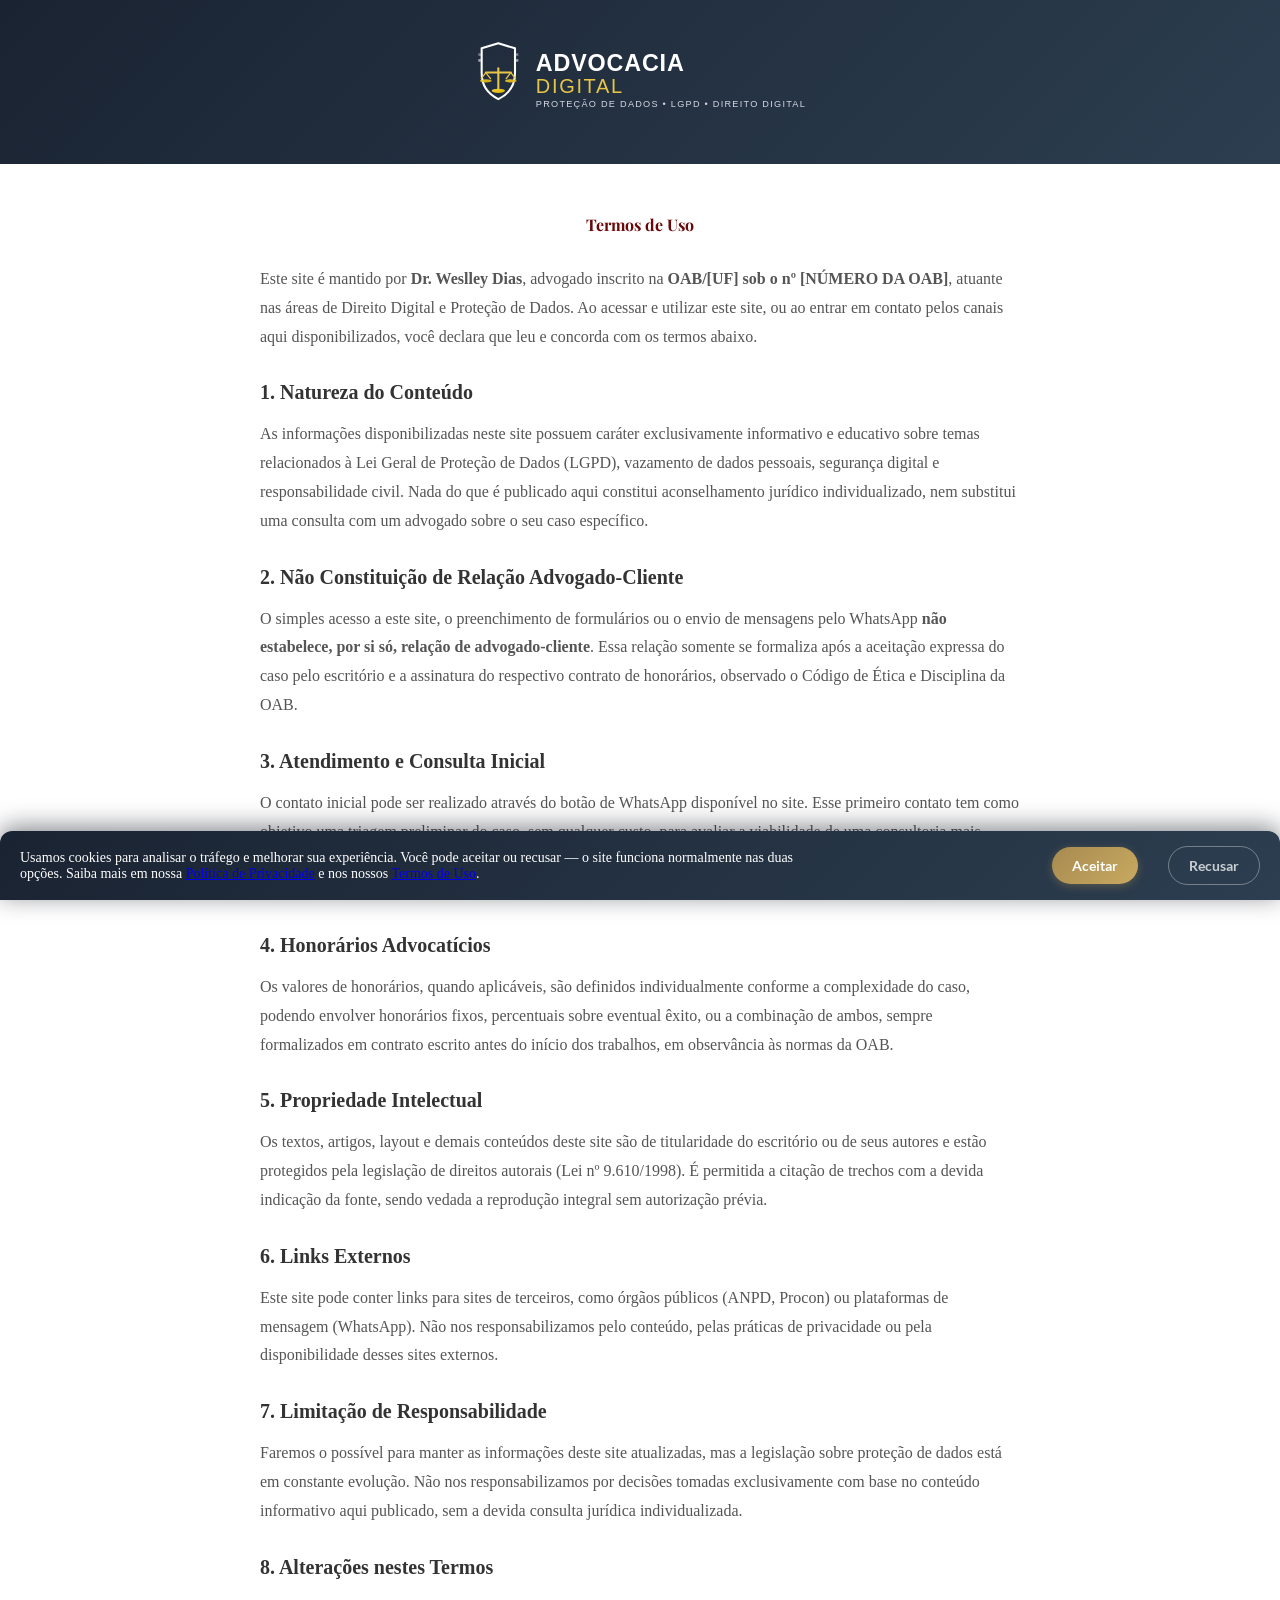
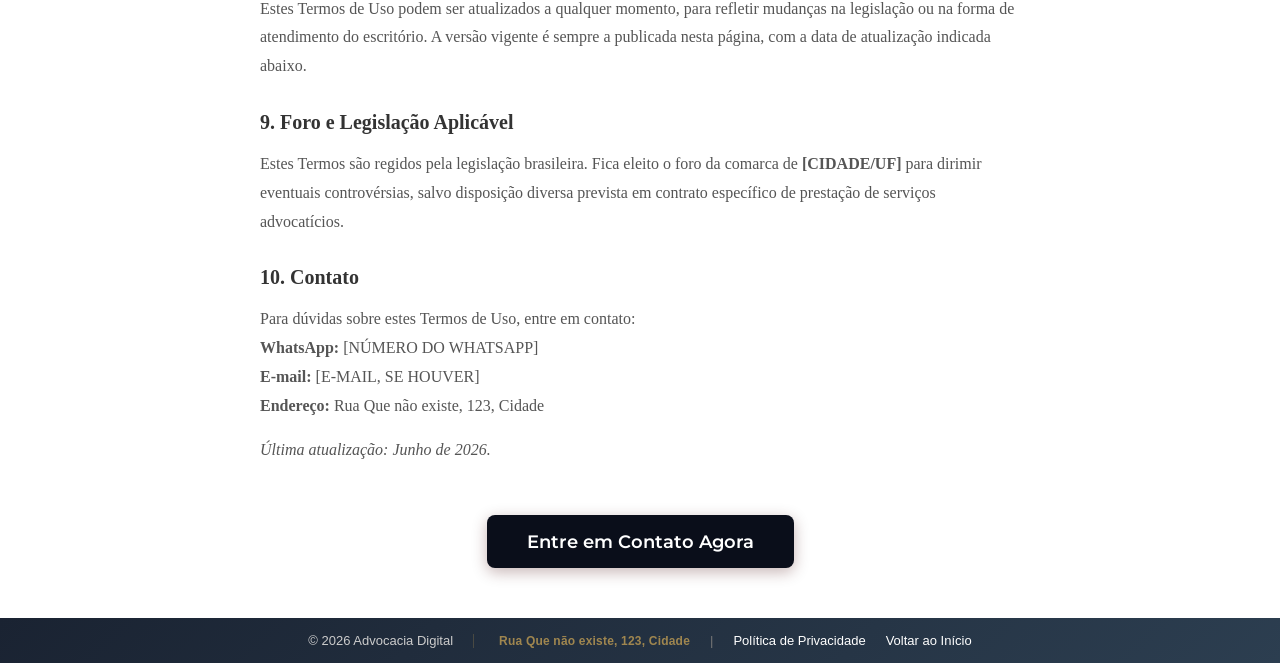
<file: termos_uso.html>
<!doctype html>
<html lang="pt-BR">

<head>
    <meta charset="UTF-8" />
    <meta name="viewport" content="width=device-width, initial-scale=1.0" />



    <title>Termos de Uso | Dr. Weslley Dias - Advocacia Digital</title>
    <meta name="robots" content="noindex" />

    <meta name="description"
        content="Termos de Uso do site do Dr. Weslley Dias - Advocacia Digital especializada em LGPD, vazamento de dados e direito digital." />

    <meta property="og:title" content="Termos de Uso | Dr. Weslley Dias" />
    <meta property="og:description" content="Leia os Termos de Uso do site do Dr. Weslley Dias - Advocacia Digital." />
    <meta property="og:image" content="https://doutorweslley.adv.br/imagens/Banner_p.png" />
    <meta property="og:url" content="https://doutorweslley.adv.br/termos_uso.html" />
    <meta property="og:type" content="website" />
    <meta property="og:locale" content="pt_BR" />
    <meta property="og:site_name" content="Dr. Weslley Dias - Advocacia Digital" />
    <link rel="canonical" href="https://doutorweslley.adv.br/termos_uso.html" />
    <link rel="icon" type="image/svg+xml" href="imagens/logo.svg" />

    <!-- Google Analytics: carregado apenas após consentimento de cookies (LGPD) -->
    <script>
        window.dataLayer = window.dataLayer || [];
        function gtag() {
            dataLayer.push(arguments);
        }

        function carregarAnalytics() {
            var script = document.createElement("script");
            script.async = true;
            script.src =
                "https://www.googletagmanager.com/gtag/js?id=G-5WRWWNTSXB";
            document.head.appendChild(script);
            script.onload = function () {
                gtag("js", new Date());
                gtag("config", "G-5WRWWNTSXB");
            };
        }

        // Se já aceitou em visita anterior, carrega direto
        if (localStorage.getItem("cookiesAceitos") === "sim") {
            carregarAnalytics();
        }
    </script>

    <link rel="stylesheet" href="style.css?v=6" />

    <!-- Schema.org Structured Data -->
    <script type="application/ld+json">
        {
          "@context": "https://schema.org",
          "@graph": [
            {
              "@type": "WebPage",
              "@id": "https://doutorweslley.adv.br/termos_uso.html#webpage",
              "name": "Termos de Uso | Dr. Weslley Dias",
              "description": "Termos de Uso do site do Dr. Weslley Dias - Advocacia Digital.",
              "isPartOf": {
                "@id": "https://doutorweslley.adv.br/#website"
              }
            },
            {
              "@type": "LegalService",
              "@id": "https://doutorweslley.adv.br/#organization",
              "name": "Dr. Weslley - Advocacia Digital",
              "url": "https://doutorweslley.adv.br"
            },
            {
              "@type": "Person",
              "@id": "https://doutorweslley.adv.br/#person",
              "name": "Dr. Weslley Dias",
              "jobTitle": "Especialista LGPD e Vazamento de Dados",
              "worksFor": {
                "@id": "https://doutorweslley.adv.br/#organization"
              }
            }
          ]
        }
        </script>
</head>

<body>
    <header class="cabecalho-simples">
        <a href="index.html">
            <img src="imagens/logo.svg" alt="Logo do Escritório Dr. Weslley Dias" class="logo" width="400"
                height="120" />
        </a>
    </header>

    <main class="container-legal">
        <h1>Termos de Uso</h1>

        <p>
            Este site é mantido por
            <strong>Dr. Weslley Dias</strong>, advogado inscrito na
            <strong>OAB/[UF] sob o nº [NÚMERO DA OAB]</strong>, atuante nas
            áreas de Direito Digital e Proteção de Dados. Ao acessar e
            utilizar este site, ou ao entrar em contato pelos canais aqui
            disponibilizados, você declara que leu e concorda com os termos
            abaixo.
        </p>

        <h2>1. Natureza do Conteúdo</h2>
        <p>
            As informações disponibilizadas neste site possuem caráter
            exclusivamente informativo e educativo sobre temas relacionados
            à Lei Geral de Proteção de Dados (LGPD), vazamento de dados
            pessoais, segurança digital e responsabilidade civil. Nada do
            que é publicado aqui constitui aconselhamento jurídico
            individualizado, nem substitui uma consulta com um advogado
            sobre o seu caso específico.
        </p>

        <h2>2. Não Constituição de Relação Advogado-Cliente</h2>
        <p>
            O simples acesso a este site, o preenchimento de formulários ou
            o envio de mensagens pelo WhatsApp
            <strong>não estabelece, por si só, relação de
                advogado-cliente</strong>. Essa relação somente se formaliza após a aceitação expressa
            do caso pelo escritório e a assinatura do respectivo contrato de
            honorários, observado o Código de Ética e Disciplina da OAB.
        </p>

        <h2>3. Atendimento e Consulta Inicial</h2>
        <p>
            O contato inicial pode ser realizado através do botão de
            WhatsApp disponível no site. Esse primeiro contato tem como
            objetivo uma triagem preliminar do caso, sem qualquer custo,
            para avaliar a viabilidade de uma consultoria mais detalhada.
            Informações sensíveis sobre o seu caso devem ser compartilhadas
            com cautela até a formalização do atendimento.
        </p>

        <h2>4. Honorários Advocatícios</h2>
        <p>
            Os valores de honorários, quando aplicáveis, são definidos
            individualmente conforme a complexidade do caso, podendo
            envolver honorários fixos, percentuais sobre eventual êxito, ou
            a combinação de ambos, sempre formalizados em contrato escrito
            antes do início dos trabalhos, em observância às normas da OAB.
        </p>

        <h2>5. Propriedade Intelectual</h2>
        <p>
            Os textos, artigos, layout e demais conteúdos deste site são de
            titularidade do escritório ou de seus autores e estão protegidos
            pela legislação de direitos autorais (Lei nº 9.610/1998). É
            permitida a citação de trechos com a devida indicação da fonte,
            sendo vedada a reprodução integral sem autorização prévia.
        </p>

        <h2>6. Links Externos</h2>
        <p>
            Este site pode conter links para sites de terceiros, como órgãos
            públicos (ANPD, Procon) ou plataformas de mensagem (WhatsApp).
            Não nos responsabilizamos pelo conteúdo, pelas práticas de
            privacidade ou pela disponibilidade desses sites externos.
        </p>

        <h2>7. Limitação de Responsabilidade</h2>
        <p>
            Faremos o possível para manter as informações deste site
            atualizadas, mas a legislação sobre proteção de dados está em
            constante evolução. Não nos responsabilizamos por decisões
            tomadas exclusivamente com base no conteúdo informativo aqui
            publicado, sem a devida consulta jurídica individualizada.
        </p>

        <h2>8. Alterações nestes Termos</h2>
        <p>
            Estes Termos de Uso podem ser atualizados a qualquer momento,
            para refletir mudanças na legislação ou na forma de atendimento
            do escritório. A versão vigente é sempre a publicada nesta
            página, com a data de atualização indicada abaixo.
        </p>

        <h2>9. Foro e Legislação Aplicável</h2>
        <p>
            Estes Termos são regidos pela legislação brasileira. Fica eleito
            o foro da comarca de
            <strong>[CIDADE/UF]</strong> para dirimir eventuais
            controvérsias, salvo disposição diversa prevista em contrato
            específico de prestação de serviços advocatícios.
        </p>

        <h2>10. Contato</h2>
        <p>
            Para dúvidas sobre estes Termos de Uso, entre em contato:<br />
            <strong>WhatsApp:</strong> [NÚMERO DO WHATSAPP]<br />
            <strong>E-mail:</strong> [E-MAIL, SE HOUVER]<br />
            <strong>Endereço:</strong> Rua Que não existe, 123, Cidade
        </p>

        <p><em>Última atualização: Junho de 2026.</em></p>

        <div class="cta-contato">
            <a href="index.html#cta-final" class="btn-cta-interno">Entre em Contato Agora</a>
        </div>
    </main>

    <footer class="rodape-minimalista">
        <span>&copy; 2026 Advocacia Digital</span>
        <span class="titulo-endereco"> Rua Que não existe, 123, Cidade</span>
        <span class="separador">|</span>
        <a href="politica_privacidade.html">Política de Privacidade</a>
        <a href="index.html">Voltar ao Início</a>
    </footer>

    <div id="aviso-cookies" class="aviso-cookies">
        <p>
            Usamos cookies para analisar o tráfego e melhorar sua
            experiência. Você pode aceitar ou recusar — o site funciona
            normalmente nas duas opções. Saiba mais em nossa
            <a href="politica_privacidade.html">Política de Privacidade</a>
            e nos nossos
            <a href="termos_uso.html">Termos de Uso</a>.
        </p>
        <div class="botoes-cookies">
            <button id="btn-aceitar-cookies" class="btn-cookies aceitar">
                Aceitar
            </button>
            <button id="btn-recusar-cookies" class="btn-cookies recusar">
                Recusar
            </button>
        </div>
    </div>

    <script src="script.js"></script>
</body>

</html>
</file>
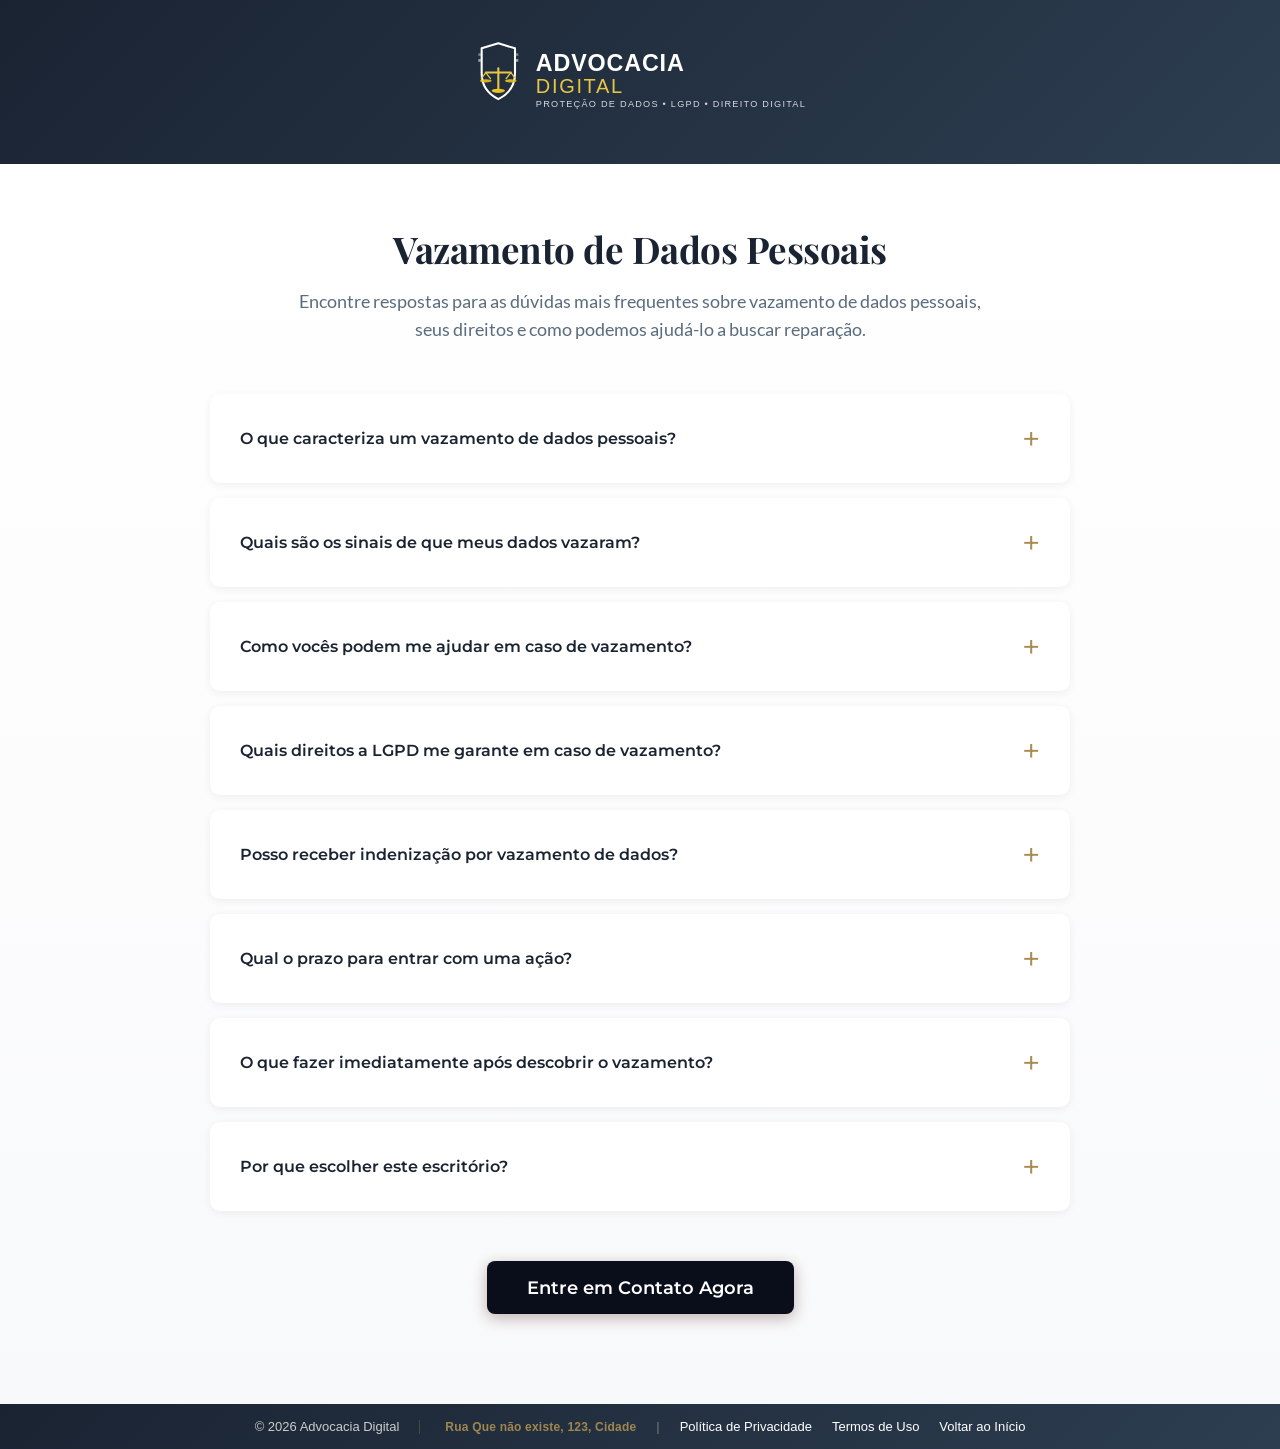
<file: vazamento-dados.html>
<!doctype html>
<html lang="pt-BR">

<head>
    <meta charset="UTF-8" />
    <meta name="viewport" content="width=device-width, initial-scale=1.0" />



    <title>Vazamento de Dados Pessoais | Dr. Weslley Dias - Advocacia Digital</title>

    <meta name="description"
        content="Saiba o que caracteriza um vazamento de dados, seus direitos e como buscar reparação com assessoria especializada em Direito Digital e LGPD." />

    <meta property="og:title" content="Vazamento de Dados Pessoais | Dr. Weslley Dias" />
    <meta property="og:description"
        content="Saiba o que caracteriza um vazamento de dados, seus direitos e como buscar reparação com assessoria especializada em Direito Digital e LGPD." />
    <meta property="og:image" content="https://doutorweslley.adv.br/imagens/Banner_p.png" />
    <meta property="og:url" content="https://doutorweslley.adv.br/vazamento-dados.html" />
    <meta property="og:type" content="website" />
    <meta property="og:locale" content="pt_BR" />
    <meta property="og:site_name" content="Dr. Weslley Dias - Advocacia Digital" />
    <link rel="canonical" href="https://doutorweslley.adv.br/vazamento-dados.html" />
    <link rel="icon" type="image/svg+xml" href="imagens/logo.svg" />

    <link rel="stylesheet" href="style.css?v=6" />

    <script type="application/ld+json">
        {
          "@context": "https://schema.org",
          "@graph": [
            {
              "@type": "FAQPage",
              "@id": "https://doutorweslley.adv.br/vazamento-dados.html#faq",
              "name": "Vazamento de Dados Pessoais - Perguntas Frequentes",
              "description": "Saiba o que caracteriza um vazamento de dados, seus direitos e como buscar reparação.",
              "mainEntity": [
                {
                  "@type": "Question",
                  "name": "O que caracteriza um vazamento de dados pessoais?",
                  "acceptedAnswer": {
                    "@type": "Answer",
                    "text": "O vazamento de dados pessoais ocorre quando suas informações privadas caem em mãos erradas devido a falhas de segurança, ataques hackers ou negligência de empresas. É considerado uma das violações mais graves à privacidade no ambiente digital. Você pode estar diante de um vazamento se seus dados pessoais (CPF, RG, endereço, telefone) foram expostos publicamente na internet, se recebeu notificação de empresa informando sobre incidente de segurança, ou se começou a receber ligações de cobrança de dívidas que não contraiu."
                  }
                },
                {
                  "@type": "Question",
                  "name": "Quais são os sinais de que meus dados vazaram?",
                  "acceptedAnswer": {
                    "@type": "Answer",
                    "text": "Fique atento aos seguintes sinais: Recebimento de notificação de empresa sobre incidente de segurança; Ligações de cobrança de dívidas que não contraiu; Descoberta de contas abertas em seu nome sem autorização; Seus dados sendo utilizados para aplicar golpes em terceiros; Informações sensíveis (dados de saúde, biométricos, financeiros) divulgadas; Movimentações suspeitas em suas contas bancárias ou cartões."
                  }
                },
                {
                  "@type": "Question",
                  "name": "Como vocês podem me ajudar em caso de vazamento?",
                  "acceptedAnswer": {
                    "@type": "Answer",
                    "text": "Nosso escritório oferece suporte completo especializado em casos de vazamento de dados: Análise do caso: Identificamos a origem e extensão do vazamento; Notificação às autoridades: Comunicamos o incidente aos órgãos competentes (ANPD, Procon, Polícia Federal); Ação contra empresas responsáveis: Responsabilizamos as organizações que não protegeram adequadamente seus dados; Pedido de indenização: Buscamos compensação financeira pelos danos morais e materiais sofridos; Medidas de proteção: Orientamos sobre como minimizar riscos e proteger seus dados no futuro; Acompanhamento processual completo: Você será informado de cada etapa do processo."
                  }
                },
                {
                  "@type": "Question",
                  "name": "Quais direitos a LGPD me garante em caso de vazamento?",
                  "acceptedAnswer": {
                    "@type": "Answer",
                    "text": "A Lei Geral de Proteção de Dados (Lei nº 13.709/2018) garante diversos direitos fundamentais: Direito à informação sobre o incidente de segurança que afetou seus dados; Direito à reparação por danos patrimoniais, morais, individuais ou coletivos; Direito de exigir medidas de segurança adequadas das empresas; Direito à eliminação dos dados tratados de forma irregular; Direito de ser notificado em prazo razoável sobre o incidente; Direito de acionar judicialmente as empresas responsáveis."
                  }
                },
                {
                  "@type": "Question",
                  "name": "Posso receber indenização por vazamento de dados?",
                  "acceptedAnswer": {
                    "@type": "Answer",
                    "text": "Sim! Você tem direito a buscar indenização tanto por danos morais quanto por danos materiais decorrentes do vazamento de dados. Danos morais incluem: Abalo emocional e psicológico; Angústia e preocupação; Violação da privacidade; Exposição e constrangimento. Danos materiais incluem: Valores desviados de contas bancárias ou cartões; Custos com regularização de documentos e crédito; Gastos com serviços de proteção e monitoramento; Prejuízos comerciais e profissionais."
                  }
                },
                {
                  "@type": "Question",
                  "name": "Qual o prazo para entrar com uma ação?",
                  "acceptedAnswer": {
                    "@type": "Answer",
                    "text": "É muito importante agir rapidamente após descobrir o vazamento: Danos relacionados à relação de consumo: 5 anos (Código de Defesa do Consumidor); Danos em geral: 3 anos (Código Civil); Preservação de provas: Quanto antes você agir, maiores as chances de preservar evidências importantes. Não deixe para depois! Quanto mais rápido você agir, maiores são as chances de minimizar os danos e garantir seus direitos."
                  }
                },
                {
                  "@type": "Question",
                  "name": "O que fazer imediatamente após descobrir o vazamento?",
                  "acceptedAnswer": {
                    "@type": "Answer",
                    "text": "Se você descobriu que seus dados vazaram, tome estas medidas urgentes: Documente tudo: Faça capturas de tela e guarde todas as notificações; Altere suas senhas: Principalmente de bancos e serviços importantes; Monitore suas contas: Fique atento a movimentações suspeitas; Avise seu banco: Comunique o incidente às instituições financeiras; Entre em contato conosco: Procure assistência jurídica especializada imediatamente."
                  }
                },
                {
                  "@type": "Question",
                  "name": "Por que escolher este escritório?",
                  "acceptedAnswer": {
                    "@type": "Answer",
                    "text": "Nossos diferenciais incluem: Experiência comprovada em casos de vazamento de dados e direito digital; Atendimento personalizado e humanizado em um momento delicado; Equipe atualizada sobre as leis de proteção de dados; Atuação em todo o território nacional; Primeira consulta sem compromisso; Agilidade na preservação de provas; Histórico de êxito em ações de indenização."
                  }
                }
              ]
            },
            {
              "@type": "LegalService",
              "@id": "https://doutorweslley.adv.br/#organization",
              "name": "Dr. Weslley - Advocacia Digital",
              "image": "https://doutorweslley.adv.br/imagens/Banner_p.png",
              "telephone": "+5511988887777",
              "url": "https://doutorweslley.adv.br"
            },
            {
              "@type": "Person",
              "@id": "https://doutorweslley.adv.br/#person",
              "name": "Dr. Weslley Dias",
              "jobTitle": "Especialista LGPD e Vazamento de Dados",
              "worksFor": {
                "@id": "https://doutorweslley.adv.br/#organization"
              }
            }
          ]
        }
        </script>
</head>

<body>
    <header class="cabecalho-simples">
        <a href="index.html">
            <img src="imagens/logo.svg" alt="Logo do Escritório" class="logo" />
        </a>
    </header>

    <section id="faq-section">
        <div class="faq-header">
            <h1 class="faq-title">Vazamento de Dados Pessoais</h1>
            <p class="faq-subtitle">
                Encontre respostas para as dúvidas mais frequentes sobre
                vazamento de dados pessoais, seus direitos e como podemos
                ajudá-lo a buscar reparação.
            </p>
        </div>

        <div class="faq-container">
            <!-- Pergunta 1 -->
            <div class="faq-item" id="faq-1">
                <button type="button" class="faq-question" aria-expanded="false" aria-controls="faq-1-answer">
                    O que caracteriza um vazamento de dados pessoais?
                </button>
                <div class="faq-answer" id="faq-1-answer">
                    <div class="faq-answer-content">
                        <p>
                            O vazamento de dados pessoais ocorre quando suas
                            informações privadas caem em mãos erradas devido
                            a falhas de segurança, ataques hackers ou
                            negligência de empresas. É considerado uma das
                            violações mais graves à privacidade no ambiente
                            digital.
                        </p>
                        <p>
                            Você pode estar diante de um vazamento se seus
                            dados pessoais (CPF, RG, endereço, telefone)
                            foram expostos publicamente na internet, se
                            recebeu notificação de empresa informando sobre
                            incidente de segurança, ou se começou a receber
                            ligações de cobrança de dívidas que não
                            contraiu.
                        </p>
                    </div>
                </div>
            </div>

            <!-- Pergunta 2 -->
            <div class="faq-item" id="faq-2">
                <button type="button" class="faq-question" aria-expanded="false" aria-controls="faq-2-answer">
                    Quais são os sinais de que meus dados vazaram?
                </button>
                <div class="faq-answer" id="faq-2-answer">
                    <div class="faq-answer-content">
                        <p>Fique atento aos seguintes sinais:</p>
                        <ul>
                            <li>
                                Recebimento de notificação de empresa sobre
                                incidente de segurança
                            </li>
                            <li>
                                Ligações de cobrança de dívidas que não
                                contraiu
                            </li>
                            <li>
                                Descoberta de contas abertas em seu nome sem
                                autorização
                            </li>
                            <li>
                                Seus dados sendo utilizados para aplicar
                                golpes em terceiros
                            </li>
                            <li>
                                Informações sensíveis (dados de saúde,
                                biométricos, financeiros) divulgadas
                            </li>
                            <li>
                                Movimentações suspeitas em suas contas
                                bancárias ou cartões
                            </li>
                        </ul>
                    </div>
                </div>
            </div>

            <!-- Pergunta 3 -->
            <div class="faq-item" id="faq-3">
                <button type="button" class="faq-question" aria-expanded="false" aria-controls="faq-3-answer">
                    Como vocês podem me ajudar em caso de vazamento?
                </button>
                <div class="faq-answer" id="faq-3-answer">
                    <div class="faq-answer-content">
                        <p>
                            Nosso escritório oferece suporte completo
                            especializado em casos de vazamento de dados:
                        </p>
                        <ul>
                            <li>
                                <strong>Análise do caso:</strong>
                                Identificamos a origem e extensão do
                                vazamento
                            </li>
                            <li>
                                <strong>Notificação às autoridades:</strong>
                                Comunicamos o incidente aos órgãos
                                competentes (ANPD, Procon, Polícia Federal)
                            </li>
                            <li>
                                <strong>Ação contra empresas
                                    responsáveis:</strong>
                                Responsabilizamos as organizações que não
                                protegeram adequadamente seus dados
                            </li>
                            <li>
                                <strong>Pedido de indenização:</strong>
                                Buscamos compensação financeira pelos danos
                                morais e materiais sofridos
                            </li>
                            <li>
                                <strong>Medidas de proteção:</strong>
                                Orientamos sobre como minimizar riscos e
                                proteger seus dados no futuro
                            </li>
                            <li>
                                <strong>Acompanhamento processual
                                    completo:</strong>
                                Você será informado de cada etapa do
                                processo
                            </li>
                        </ul>
                    </div>
                </div>
            </div>

            <!-- Pergunta 4 -->
            <div class="faq-item" id="faq-4">
                <button type="button" class="faq-question" aria-expanded="false" aria-controls="faq-4-answer">
                    Quais direitos a LGPD me garante em caso de vazamento?
                </button>
                <div class="faq-answer" id="faq-4-answer">
                    <div class="faq-answer-content">
                        <p>
                            A Lei Geral de Proteção de Dados (Lei nº
                            13.709/2018) garante diversos direitos
                            fundamentais:
                        </p>
                        <ul>
                            <li>
                                Direito à informação sobre o incidente de
                                segurança que afetou seus dados
                            </li>
                            <li>
                                Direito à reparação por danos patrimoniais,
                                morais, individuais ou coletivos
                            </li>
                            <li>
                                Direito de exigir medidas de segurança
                                adequadas das empresas
                            </li>
                            <li>
                                Direito à eliminação dos dados tratados de
                                forma irregular
                            </li>
                            <li>
                                Direito de ser notificado em prazo razoável
                                sobre o incidente
                            </li>
                            <li>
                                Direito de acionar judicialmente as empresas
                                responsáveis
                            </li>
                        </ul>
                    </div>
                </div>
            </div>

            <!-- Pergunta 5 -->
            <div class="faq-item" id="faq-5">
                <button type="button" class="faq-question" aria-expanded="false" aria-controls="faq-5-answer">
                    Posso receber indenização por vazamento de dados?
                </button>
                <div class="faq-answer" id="faq-5-answer">
                    <div class="faq-answer-content">
                        <p>
                            <strong>Sim!</strong> Você tem direito a buscar
                            indenização tanto por danos morais quanto por
                            danos materiais decorrentes do vazamento de
                            dados.
                        </p>
                        <p><strong>Danos morais incluem:</strong></p>
                        <ul>
                            <li>Abalo emocional e psicológico</li>
                            <li>Angústia e preocupação</li>
                            <li>Violação da privacidade</li>
                            <li>Exposição e constrangimento</li>
                        </ul>
                        <p><strong>Danos materiais incluem:</strong></p>
                        <ul>
                            <li>
                                Valores desviados de contas bancárias ou
                                cartões
                            </li>
                            <li>
                                Custos com regularização de documentos e
                                crédito
                            </li>
                            <li>
                                Gastos com serviços de proteção e
                                monitoramento
                            </li>
                            <li>Prejuízos comerciais e profissionais</li>
                        </ul>
                    </div>
                </div>
            </div>

            <!-- Pergunta 6 -->
            <div class="faq-item" id="faq-6">
                <button type="button" class="faq-question" aria-expanded="false" aria-controls="faq-6-answer">
                    Qual o prazo para entrar com uma ação?
                </button>
                <div class="faq-answer" id="faq-6-answer">
                    <div class="faq-answer-content">
                        <p>
                            É muito importante agir rapidamente após
                            descobrir o vazamento:
                        </p>
                        <ul>
                            <li>
                                <strong>Danos relacionados à relação de
                                    consumo:</strong>
                                5 anos (Código de Defesa do Consumidor)
                            </li>
                            <li>
                                <strong>Danos em geral:</strong> 3 anos
                                (Código Civil)
                            </li>
                            <li>
                                <strong>Preservação de provas:</strong>
                                Quanto antes você agir, maiores as chances
                                de preservar evidências importantes
                            </li>
                        </ul>
                        <p>
                            <em>Não deixe para depois! Quanto mais rápido
                                você agir, maiores são as chances de
                                minimizar os danos e garantir seus
                                direitos.</em>
                        </p>
                    </div>
                </div>
            </div>

            <!-- Pergunta 7 -->
            <div class="faq-item" id="faq-7">
                <button type="button" class="faq-question" aria-expanded="false" aria-controls="faq-7-answer">
                    O que fazer imediatamente após descobrir o vazamento?
                </button>
                <div class="faq-answer" id="faq-7-answer">
                    <div class="faq-answer-content">
                        <p>
                            Se você descobriu que seus dados vazaram, tome
                            estas medidas urgentes:
                        </p>
                        <ul>
                            <li>
                                <strong>Documente tudo:</strong> Faça
                                capturas de tela e guarde todas as
                                notificações
                            </li>
                            <li>
                                <strong>Altere suas senhas:</strong>
                                Principalmente de bancos e serviços
                                importantes
                            </li>
                            <li>
                                <strong>Monitore suas contas:</strong> Fique
                                atento a movimentações suspeitas
                            </li>
                            <li>
                                <strong>Avise seu banco:</strong> Comunique
                                o incidente às instituições financeiras
                            </li>
                            <li>
                                <strong>Entre em contato conosco:</strong>
                                Procure assistência jurídica especializada
                                imediatamente
                            </li>
                        </ul>
                    </div>
                </div>
            </div>

            <!-- Pergunta 8 -->
            <div class="faq-item" id="faq-8">
                <button type="button" class="faq-question" aria-expanded="false" aria-controls="faq-8-answer">
                    Por que escolher este escritório?
                </button>
                <div class="faq-answer" id="faq-8-answer">
                    <div class="faq-answer-content">
                        <p>Nossos diferenciais incluem:</p>
                        <ul>
                            <li>
                                Experiência comprovada em casos de vazamento
                                de dados e direito digital
                            </li>
                            <li>
                                Atendimento personalizado e humanizado em um
                                momento delicado
                            </li>
                            <li>
                                Equipe atualizada sobre as leis de proteção
                                de dados
                            </li>
                            <li>Atuação em todo o território nacional</li>
                            <li>
                                <strong>Primeira consulta sem
                                    compromisso</strong>
                            </li>
                            <li>Agilidade na preservação de provas</li>
                            <li>
                                Histórico de êxito em ações de indenização
                            </li>
                        </ul>
                    </div>
                </div>
            </div>
        </div>

        <div class="cta-contato">
            <a href="index.html#cta-final" class="btn-cta-interno">Entre em Contato Agora</a>
        </div>
    </section>

    <footer class="rodape-minimalista">
        <span>&copy; 2026 Advocacia Digital</span>
        <span class="titulo-endereco"> Rua Que não existe, 123, Cidade</span>
        <span class="separador">|</span>
        <a href="politica_privacidade.html">Política de Privacidade</a>
        <a href="termos_uso.html">Termos de Uso</a>
        <a href="index.html">Voltar ao Início</a>
    </footer>

    <script src="script.js"></script>
</body>

</html>
</file>
<file: style.css>
/* LATO */
@font-face {
    font-family: "Lato";
    src: url("fonts/Lato/Lato-Regular.ttf") format("truetype");
    font-weight: 400;
    font-style: normal;
    font-display: swap;
}

@font-face {
    font-family: "Lato";
    src: url("fonts/Lato/Lato-Bold.ttf") format("truetype");
    font-weight: 700;
    font-style: normal;
    font-display: swap;
}

/* MANROPE */
@font-face {
    font-family: "Manrope";
    src: url("fonts/Manrope/static/Manrope-Regular.ttf") format("truetype");
    font-weight: 400;
    font-style: normal;
    font-display: swap;
}

@font-face {
    font-family: "Manrope";
    src: url("fonts/Manrope/static/Manrope-Bold.ttf") format("truetype");
    font-weight: 700;
    font-style: normal;
    font-display: swap;
}

/* MONTSERRAT */
@font-face {
    font-family: "Montserrat";
    src: url("fonts/Montserrat/static/Montserrat-Regular.ttf") format("truetype");
    font-weight: 400;
    font-style: normal;
    font-display: swap;
}

@font-face {
    font-family: "Montserrat";
    src: url("fonts/Montserrat/static/Montserrat-SemiBold.ttf") format("truetype");
    font-weight: 600;
    font-style: normal;
    font-display: swap;
}

@font-face {
    font-family: "Montserrat";
    src: url("fonts/Montserrat/static/Montserrat-Bold.ttf") format("truetype");
    font-weight: 700;
    font-style: normal;
    font-display: swap;
}

/* OPEN SANS */
@font-face {
    font-family: "Open Sans";
    src: url("fonts/Open_Sans/static/OpenSans-Light.ttf") format("truetype");
    font-weight: 300;
    font-style: normal;
    font-display: swap;
}

@font-face {
    font-family: "Open Sans";
    src: url("fonts/Open_Sans/static/OpenSans-Regular.ttf") format("truetype");
    font-weight: 400;
    font-style: normal;
    font-display: swap;
}

@font-face {
    font-family: "Open Sans";
    src: url("fonts/Open_Sans/static/OpenSans-SemiBold.ttf") format("truetype");
    font-weight: 600;
    font-style: normal;
    font-display: swap;
}

/* PLAYFAIR DISPLAY */
@font-face {
    font-family: "Playfair Display";
    src: url("fonts/Playfair_Display/static/PlayfairDisplay-SemiBold.ttf") format("truetype");
    font-weight: 600;
    font-style: normal;
    font-display: swap;
}

@font-face {
    font-family: "Playfair Display";
    src: url("fonts/Playfair_Display/static/PlayfairDisplay-Bold.ttf") format("truetype");
    font-weight: 700;
    font-style: normal;
    font-display: swap;
}

:root {
    /* Navy / Blue */
    --color-navy-darkest: #0a0e1a;
    --color-navy-dark: #1a2332;
    --color-navy-medium: #2c3e50;
    --color-navy-deep: #051326;

    /* Gold / Accent */
    --color-gold: #a78b50;
    --color-gold-light: #c9a961;
    --color-gold-hover: #c7a86f;
    --color-gold-lighter: #d4b76e;

    /* WhatsApp Green */
    --color-whatsapp-start: #25d366;
    --color-whatsapp-end: #128c7e;

    /* Neutrals - Backgrounds */
    --color-white: #ffffff;
    --color-bg-light: #fcfcfc;
    --color-bg-soft: #f9f9f9;
    --color-bg-gray: #f8f9fa;

    /* Neutrals - Text */
    --color-text-secondary: #666;
    --color-text-muted: #555;
    --color-text-body: #4a4a4a;
    --color-text-faq: #4a5568;
    --color-text-subtitle: #5a6c7d;
    --color-footer-text: #cccccc;
    --color-border-light: #e0e0e0;
    --color-separator: #777777;

    /* Neutrals - UI */
    --color-cookie-bg: #333;
    --color-cookie-border: #888;

    /* Special */
    --color-red-dark: #6a0909;
    --color-hover-pink: #ffcbcb;

    /* RGB channels for rgba() usage */
    --color-gold-rgb: 167, 139, 80;
    --color-navy-darkest-rgb: 10, 14, 26;
    --color-navy-dark-rgb: 26, 35, 50;
    --color-navy-medium-rgb: 44, 62, 80;
    --color-white-rgb: 255, 255, 255;
}

* {
    box-sizing: border-box;
}

html,
body {
    overflow-x: hidden;
    max-width: 100%;
}

body {
    margin: 0;
    padding: 0;
    background-color: var(--color-white);
    min-height: 100vh;
}

/* Wrapper que contém barra superior e conteúdo */
/* BASE = mobile (flex-direction: column, min-height: auto) */
.colunas {
    display: flex;
    flex-direction: column;
    min-height: auto;
}

/* Barra Superior - Estilo Advocacia Refinado */
/* BASE = mobile pequeno (≤400px) */
.content-container-esquerda {
    background: linear-gradient(135deg, var(--color-navy-dark) 0%, var(--color-navy-medium) 100%);
    width: 100%;
    height: auto;
    position: sticky;
    top: 0;
    flex-shrink: 0;
    overflow-x: auto;
    overflow-y: hidden;
    box-shadow: 0 4px 20px rgba(0, 0, 0, 0.15);
    z-index: 100;
    border-bottom: 1px solid rgba(var(--color-gold-rgb), 0.2);
    display: flex;
    align-items: center;
    padding: 8px 12px;
    gap: 8px;
    flex-wrap: nowrap;
}

/* Scrollbar customizada para a barra superior */
.content-container-esquerda::-webkit-scrollbar {
    height: 6px;
}

.content-container-esquerda::-webkit-scrollbar-track {
    background: rgba(0, 0, 0, 0.1);
}

.content-container-esquerda::-webkit-scrollbar-thumb {
    background: rgba(var(--color-gold-rgb), 0.4);
    border-radius: 3px;
}

.content-container-esquerda::-webkit-scrollbar-thumb:hover {
    background: rgba(var(--color-gold-rgb), 0.6);
}

/* Conteúdo Principal */
/* BASE = mobile */
.content-container-direita {
    background-color: var(--color-white);
    width: 100%;
    min-height: auto;
    overflow-y: auto;
    flex: none;
}

/* logo */

.logo {
    color: black;
    font-family: Montserrat, sans-serif;
    font-size: 14px;
    width: auto;
    height: auto;
    background-color: transparent;
}

.cabecalho-logo {
    display: flex;
    justify-content: flex-start;
    align-items: center;
    margin: 0;
    padding: 0;
    flex-shrink: 0;
}

/* BASE = mobile pequeno (≤400px) */
.imagem-logo {
    height: 30px;
    width: auto;
    max-width: 180px;
    object-fit: contain;
    object-position: left;
}

/* Textos lado esquerdo */

/* BASE = mobile (gap: 15px) */
.textos-chamativos {
    display: flex;
    flex-direction: row;
    align-items: center;
    gap: 15px;
    margin: 0;
    padding: 0;
    color: var(--color-white);
    font-family: "Manrope", sans-serif;
    flex-shrink: 0;
}

/* BASE = mobile pequeno (≤400px) */
.titulo-destaque {
    font-size: 12px;
    font-weight: 700;
    margin: 0;
    line-height: 1.2;
    letter-spacing: 0.3px;
    white-space: nowrap;
}

/* BASE = mobile (display: none) */
.titulo-endereco {
    font-size: 12px;
    font-weight: 600;
    margin-left: auto;
    margin: 0;
    line-height: 1.2;
    color: rgba(var(--color-gold-rgb), 0.95);
    letter-spacing: 0.2px;
    white-space: nowrap;
    padding-left: 25px;
    border-left: 1px solid rgba(var(--color-gold-rgb), 0.3);
    display: none;
}

/* BASE = mobile (display: none) */
.mini-texto {
    font-size: 12px;
    font-weight: 400;
    color: var(--color-border-light);
    line-height: 1.2;
    letter-spacing: 0.2px;
    white-space: nowrap;
    padding-left: 25px;
    border-left: 1px solid rgba(var(--color-white-rgb), 0.1);
    display: none;
}

/* Navegação Advocacia - Estilo Refinado Horizontal */
/* BASE = mobile */
.navegacao-servicos {
    display: flex;
    flex-direction: row;
    gap: 10px;
    margin: 0;
    padding: 0;
    margin-left: auto;
    flex-shrink: 0;
}

.div-botao {
    width: auto;
}

.div-botao a {
    display: block;
    text-decoration: none;
    transition: all 0.3s ease;
}

/* BASE = mobile pequeno (≤400px) */
.img-botao {
    width: auto;
    height: 35px;
    display: block;
    border-radius: 6px;
    transition: all 0.3s cubic-bezier(0.4, 0, 0.2, 1);
    box-shadow: 0 2px 8px rgba(0, 0, 0, 0.15);
    border: 2px solid transparent;
}

.img-botao:hover {
    transform: translateY(-3px);
    box-shadow: 0 6px 16px rgba(var(--color-gold-rgb), 0.25);
    border-color: rgba(var(--color-gold-rgb), 0.3);
}

.img-botao:active {
    transform: translateY(-1px);
    box-shadow: 0 3px 10px rgba(var(--color-gold-rgb), 0.2);
}

/*linha separadora - Estilo Advocacia*/

.separador-secao {
    border: 0;
    height: 1px;
    background-image: linear-gradient(to right,
            transparent,
            rgba(var(--color-gold-rgb), 0.3),
            transparent);
    margin: 30px 0;
}

/* ========== HERO CAROUSEL (CARROSSEL PRINCIPAL) ========== */
/* BASE = mobile pequeno (≤400px) */
.hero-carousel {
    position: relative;
    width: 100%;
    height: 60vh;
    overflow: hidden;
    background-color: var(--color-navy-darkest);
}

/* Cada Slide Individual */
.hero-slide {
    position: absolute;
    top: 0;
    left: 0;
    width: 100%;
    height: 100%;
    opacity: 0;
    transition: opacity 1.2s cubic-bezier(0.4, 0, 0.2, 1);
    pointer-events: none;
}

.hero-slide.active {
    opacity: 1;
    pointer-events: auto;
}

/* Imagem de Fundo do Slide */
.hero-image {
    position: absolute;
    top: 0;
    left: 0;
    width: 100%;
    height: 100%;
    background-size: cover;
    background-position: center;
    background-repeat: no-repeat;
    transform: scale(1.05);
    transition: transform 8s ease-out;
}

.hero-slide.active .hero-image {
    transform: scale(1);
}

/* Overlay Escuro para Legibilidade do Texto */
.hero-overlay {
    position: absolute;
    top: 0;
    left: 0;
    width: 100%;
    height: 100%;
    background: linear-gradient(135deg,
            rgba(var(--color-navy-darkest-rgb), 0.85) 0%,
            rgba(var(--color-navy-dark-rgb), 0.75) 50%,
            rgba(var(--color-navy-medium-rgb), 0.65) 100%);
    z-index: 1;
}

/* Conteúdo Textual do Slide */
/* BASE = mobile */
.hero-content {
    position: relative;
    z-index: 2;
    height: 100%;
    display: flex;
    flex-direction: column;
    justify-content: center;
    align-items: center;
    text-align: center;
    padding: 0 20px;
    color: var(--color-white);
}

/* Título Principal */
/* BASE = mobile pequeno (≤400px) */
.hero-title {
    font-family: "Playfair Display", serif;
    font-size: 26px;
    font-weight: 700;
    line-height: 1.2;
    letter-spacing: -0.5px;
    margin: 0 0 15px;
    max-width: 900px;
    color: var(--color-white);
    text-shadow: 0 4px 12px rgba(0, 0, 0, 0.4);
    animation: fadeInUp 0.8s ease-out 0.3s both;
}

/* Subtítulo */
/* BASE = mobile pequeno (≤400px) */
.hero-subtitle {
    font-family: "Lato", sans-serif;
    font-size: 14px;
    font-weight: 400;
    line-height: 1.6;
    letter-spacing: 0.3px;
    margin: 0 0 25px;
    max-width: 700px;
    color: rgba(var(--color-white-rgb), 0.92);
    text-shadow: 0 2px 8px rgba(0, 0, 0, 0.3);
    animation: fadeInUp 0.8s ease-out 0.5s both;
}

/* Botão CTA */
/* BASE = mobile pequeno (≤400px) */
.hero-cta {
    display: inline-block;
    font-family: "Lato", sans-serif;
    font-size: 13px;
    font-weight: 700;
    text-transform: uppercase;
    letter-spacing: 1px;
    padding: 10px 24px;
    background: linear-gradient(135deg, var(--color-gold) 0%, var(--color-gold-light) 100%);
    color: var(--color-white);
    text-decoration: none;
    border-radius: 50px;
    box-shadow: 0 6px 20px rgba(var(--color-gold-rgb), 0.4);
    transition: all 0.4s cubic-bezier(0.4, 0, 0.2, 1);
    border: 2px solid transparent;
    animation: fadeInUp 0.8s ease-out 0.7s both;
}

.hero-cta:hover {
    background: linear-gradient(135deg, var(--color-gold-light) 0%, var(--color-gold-lighter) 100%);
    box-shadow: 0 8px 28px rgba(var(--color-gold-rgb), 0.6);
    transform: translateY(-3px);
    border-color: rgba(var(--color-white-rgb), 0.3);
}

.hero-cta:active {
    transform: translateY(-1px);
    box-shadow: 0 4px 16px rgba(var(--color-gold-rgb), 0.5);
}

/* Setas de Navegação */
/* BASE = mobile pequeno (≤400px) */
.hero-arrow {
    position: absolute;
    top: 50%;
    transform: translateY(-50%);
    z-index: 3;
    background: rgba(var(--color-white-rgb), 0.12);
    border: 2px solid rgba(var(--color-white-rgb), 0.3);
    backdrop-filter: blur(8px);
    width: 35px;
    height: 35px;
    border-radius: 50%;
    cursor: pointer;
    display: flex;
    align-items: center;
    justify-content: center;
    transition: all 0.3s cubic-bezier(0.4, 0, 0.2, 1);
    outline: none;
}

.hero-arrow:hover {
    background: rgba(var(--color-gold-rgb), 0.9);
    border-color: rgba(var(--color-gold-rgb), 1);
    box-shadow: 0 6px 20px rgba(var(--color-gold-rgb), 0.5);
    transform: translateY(-50%) scale(1.1);
}

.hero-arrow:active {
    transform: translateY(-50%) scale(0.95);
}

/* BASE = mobile pequeno (≤400px) */
.hero-arrow-left {
    left: 8px;
}

/* BASE = mobile pequeno (≤400px) */
.hero-arrow-right {
    right: 8px;
}

/* BASE = mobile */
.hero-arrow svg {
    width: 20px;
    height: 20px;
}

/* Dots de Paginação */
/* BASE = mobile */
.hero-dots {
    position: absolute;
    bottom: 25px;
    left: 50%;
    transform: translateX(-50%);
    z-index: 3;
    display: flex;
    gap: 10px;
}

/* BASE = mobile */
.hero-dot {
    width: 10px;
    height: 10px;
    border-radius: 50%;
    background: rgba(var(--color-white-rgb), 0.4);
    border: 2px solid rgba(var(--color-white-rgb), 0.6);
    cursor: pointer;
    transition: all 0.4s cubic-bezier(0.4, 0, 0.2, 1);
}

.hero-dot:hover {
    background: rgba(var(--color-gold-rgb), 0.7);
    border-color: rgba(var(--color-gold-rgb), 0.9);
    transform: scale(1.2);
}

/* BASE = mobile */
.hero-dot.active {
    background: var(--color-gold);
    border-color: var(--color-gold-light);
    width: 26px;
    border-radius: 6px;
    box-shadow: 0 2px 8px rgba(var(--color-gold-rgb), 0.6);
}

/* ========== SEÇÃO B: FAIXA DE PROVA SOCIAL E CONFIANÇA ========== */
/* BASE = mobile pequeno (≤400px) */
.trust-banner {
    width: 100%;
    background: linear-gradient(135deg, var(--color-navy-darkest) 0%, var(--color-navy-dark) 100%);
    padding: 18px 12px;
    box-shadow: 0 4px 20px rgba(0, 0, 0, 0.15);
    position: relative;
    overflow: hidden;
    /* Estado inicial: invisível e deslocado para baixo */
    opacity: 0;
    transform: translateY(30px);
    transition: all 0.8s cubic-bezier(0.4, 0, 0.2, 1);
}

/* Estado visível (ativado pelo IntersectionObserver) */
.trust-banner.visible {
    opacity: 1;
    transform: translateY(0);
}

/* Container dos itens */
/* BASE = mobile (grid 2x2) */
.trust-container {
    max-width: 1200px;
    margin: 0 auto;
    display: grid;
    grid-template-columns: repeat(2, 1fr);
    gap: 20px 12px;
    align-items: center;
}

/* Cada item individual */
/* BASE = mobile */
.trust-item {
    display: flex;
    flex-direction: column;
    align-items: center;
    gap: 10px;
    flex: 1;
    min-width: 0;
    /* Animação individual escalonada */
    opacity: 0;
    transform: translateY(20px);
    transition: all 0.6s cubic-bezier(0.4, 0, 0.2, 1);
}

/* Animação escalonada dos itens quando a seção fica visível */
.trust-banner.visible .trust-item:nth-child(1) {
    opacity: 1;
    transform: translateY(0);
    transition-delay: 0.1s;
}

.trust-banner.visible .trust-item:nth-child(2) {
    opacity: 1;
    transform: translateY(0);
    transition-delay: 0.2s;
}

.trust-banner.visible .trust-item:nth-child(3) {
    opacity: 1;
    transform: translateY(0);
    transition-delay: 0.3s;
}

.trust-banner.visible .trust-item:nth-child(4) {
    opacity: 1;
    transform: translateY(0);
    transition-delay: 0.4s;
}

/* Ícone */
/* BASE = mobile pequeno (≤400px) */
.trust-icon {
    width: 32px;
    height: 32px;
    display: flex;
    align-items: center;
    justify-content: center;
    color: var(--color-gold-light);
    transition: all 0.3s ease;
}

.trust-item:hover .trust-icon {
    color: var(--color-gold-lighter);
    transform: scale(1.1);
}

/* BASE = mobile pequeno (≤400px) */
.trust-icon svg {
    width: 28px;
    height: 28px;
}

/* Texto */
/* BASE = mobile pequeno (≤400px) */
.trust-text {
    font-family: "Lato", sans-serif;
    font-size: 12px;
    font-weight: 600;
    color: var(--color-white);
    text-align: center;
    letter-spacing: 0.3px;
    margin: 0;
    line-height: 1.3;
}

/* Efeito hover no item completo */
.trust-item:hover .trust-text {
    color: var(--color-gold-light);
}

/* ========== FIM DA FAIXA DE PROVA SOCIAL ========== */

/* Animações */
@keyframes fadeInUp {
    from {
        opacity: 0;
        transform: translateY(30px);
    }

    to {
        opacity: 1;
        transform: translateY(0);
    }
}

@keyframes cardSlideUp {
    from {
        opacity: 0;
        transform: translateY(40px);
    }

    to {
        opacity: 1;
        transform: translateY(0);
    }
}

/* ========== SEÇÃO C: ÁREAS DE ATUAÇÃO ========== */
/* BASE = mobile pequeno (≤400px) */
.areas-atuacao {
    background-color: var(--color-bg-light);
    padding: 40px 15px;
    max-width: 1200px;
    margin: 0 auto;
}

/* BASE = mobile */
.areas-header {
    text-align: center;
    margin-bottom: 40px;
}

/* BASE = mobile pequeno (≤400px) */
.areas-title {
    font-family: "Montserrat", sans-serif;
    font-size: 1.5rem;
    font-weight: 700;
    color: var(--color-navy-deep);
    margin-bottom: 15px;
    letter-spacing: -0.5px;
}

/* BASE = mobile pequeno (≤400px) */
.areas-subtitle {
    font-family: "Open Sans", sans-serif;
    font-size: 0.9rem;
    color: var(--color-text-secondary);
    line-height: 1.6;
    max-width: 700px;
    margin: 0 auto;
    padding: 0 10px;
}

/* Grid de Cards */
/* BASE = mobile */
.cards-grid {
    display: grid;
    grid-template-columns: 1fr;
    gap: 20px;
}

/* Card Individual */
/* BASE = mobile pequeno (≤400px) */
.card-item {
    background: var(--color-white);
    border-radius: 8px;
    padding: 24px 18px;
    box-shadow: 0 2px 8px rgba(0, 0, 0, 0.06);
    transition: all 0.3s cubic-bezier(0.4, 0, 0.2, 1);
    display: flex;
    flex-direction: column;
    align-items: flex-start;
    min-height: auto;
    opacity: 0;
    transform: translateY(40px);
}

/* Animação cascata ativa */
.card-item.animate {
    animation: cardSlideUp 0.6s ease-out forwards;
}

/* Efeito Hover */
.card-item:hover {
    transform: translateY(-8px);
    box-shadow: 0 8px 24px rgba(0, 0, 0, 0.12);
}

/* Ícone do Card */
/* BASE = mobile pequeno (≤400px) */
.card-icon {
    width: 45px;
    height: 45px;
    display: flex;
    align-items: center;
    justify-content: center;
    margin-bottom: 16px;
    color: var(--color-navy-deep);
    transition: color 0.3s ease;
}

.card-item:hover .card-icon {
    color: var(--color-gold-hover);
}

/* Título do Card */
/* BASE = mobile pequeno (≤400px) */
.card-title {
    font-family: "Montserrat", sans-serif;
    font-size: 1.1rem;
    font-weight: 600;
    color: var(--color-navy-deep);
    margin-bottom: 12px;
    line-height: 1.3;
}

/* Descrição do Card */
/* BASE = mobile pequeno (≤400px) */
.card-description {
    font-family: "Open Sans", sans-serif;
    font-size: 0.85rem;
    color: var(--color-text-secondary);
    line-height: 1.5;
    margin-bottom: 16px;
    flex-grow: 1;
    display: -webkit-box;
    -webkit-line-clamp: 2;
    line-clamp: 2;
    -webkit-box-orient: vertical;
    overflow: hidden;
    text-overflow: ellipsis;
}

/* Botão "Saiba Mais" */
.card-link {
    font-family: "Montserrat", sans-serif;
    font-size: 0.95rem;
    font-weight: 600;
    color: var(--color-navy-deep);
    text-decoration: none;
    display: inline-flex;
    align-items: center;
    gap: 6px;
    padding: 10px 0;
    border-bottom: 2px solid transparent;
    transition: all 0.3s ease;
    margin-top: auto;
}

.card-link:hover {
    color: var(--color-gold-hover);
    border-bottom-color: var(--color-gold-hover);
    gap: 10px;
}

/* ========== FIM DA SEÇÃO C: ÁREAS DE ATUAÇÃO ==========  */

/* ========================================
   SEÇÃO D - SOBRE O PROFISSIONAL
   ======================================== */

.secao-sobre {
    background: linear-gradient(180deg, var(--color-bg-soft) 0%, var(--color-white) 100%);
    padding: 80px 20px;
    position: relative;
    overflow: hidden;
}

/* BASE = mobile */
.container-sobre {
    max-width: 1200px;
    margin: 0 auto;
    display: grid;
    grid-template-columns: 1fr;
    gap: 40px;
    align-items: center;
}

/* Coluna da Foto */
/* BASE = mobile (translateX(0) por padrão) */
.coluna-foto {
    display: flex;
    justify-content: center;
    align-items: center;
    opacity: 0;
    transform: translateX(0);
    transition: all 0.8s cubic-bezier(0.25, 0.46, 0.45, 0.94);
}

.coluna-foto.visible {
    opacity: 1;
    transform: translateY(0);
}

/* BASE = mobile */
.foto-profissional {
    width: 100%;
    max-width: 300px;
    height: auto;
    object-fit: cover;
    border-radius: 8px;
    box-shadow:
        0 10px 40px rgba(0, 0, 0, 0.12),
        0 4px 12px rgba(0, 0, 0, 0.08);
    transition:
        transform 0.3s ease,
        box-shadow 0.3s ease;
}

.foto-profissional:hover {
    transform: scale(1.02);
    box-shadow:
        0 15px 50px rgba(0, 0, 0, 0.15),
        0 6px 18px rgba(0, 0, 0, 0.1);
}

/* Coluna do Texto */
/* BASE = mobile (translateX(0) por padrão) */
.coluna-texto {
    opacity: 0;
    transform: translateX(0);
    transition: all 0.8s cubic-bezier(0.25, 0.46, 0.45, 0.94) 0.2s;
}

.coluna-texto.visible {
    opacity: 1;
    transform: translateY(0);
}

/* BASE = mobile */
.titulo-sobre {
    font-family: "Playfair Display", serif;
    font-size: 2.2rem;
    font-weight: 700;
    color: var(--color-navy-dark);
    margin: 0 0 12px 0;
    line-height: 1.2;
    text-align: center;
}

/* BASE = mobile */
.subtitulo-sobre {
    font-family: "Lato", sans-serif;
    font-size: 1rem;
    font-weight: 400;
    color: var(--color-gold);
    margin: 0 0 30px 0;
    font-style: italic;
    text-align: center;
}

/* BASE = mobile */
.paragrafo-sobre {
    font-family: "Lato", sans-serif;
    font-size: 1rem;
    line-height: 1.75;
    color: var(--color-text-body);
    margin: 0 0 20px 0;
    text-align: left;
}

.paragrafo-sobre:last-of-type {
    margin-bottom: 0;
}

/* ========================================
   SEÇÃO E - CHAMADA PARA AÇÃO FINAL (CTA)
   ======================================== */

.secao-cta {
    background: linear-gradient(135deg, var(--color-navy-dark) 0%, var(--color-navy-medium) 100%);
    padding: 50px 20px;
    text-align: center;
    position: relative;
    overflow: hidden;
}

/* Efeito de fundo sutil */
.secao-cta::before {
    content: "";
    position: absolute;
    top: -50%;
    right: -10%;
    width: 500px;
    height: 500px;
    background: radial-gradient(circle,
            rgba(var(--color-gold-rgb), 0.08) 0%,
            transparent 70%);
    border-radius: 50%;
    pointer-events: none;
}

.container-cta {
    max-width: 900px;
    margin: 0 auto;
    display: flex;
    flex-direction: column;
    align-items: center;
    gap: 35px;
    position: relative;
    z-index: 1;
}

/* BASE = mobile pequeno (≤400px) */
.titulo-cta {
    font-family: "Playfair Display", serif;
    font-size: 1.5rem;
    font-weight: 700;
    color: var(--color-white);
    margin: 0;
    line-height: 1.3;
    text-shadow: 0 2px 10px rgba(0, 0, 0, 0.2);
}

/* Botão WhatsApp com Animação Pulse */
/* BASE = mobile pequeno (≤400px) */
.btn-whatsapp-cta {
    display: inline-flex;
    align-items: center;
    gap: 10px;
    background: linear-gradient(135deg, var(--color-whatsapp-start) 0%, var(--color-whatsapp-end) 100%);
    color: var(--color-white);
    font-family: "Lato", sans-serif;
    font-size: 1rem;
    font-weight: 700;
    text-decoration: none;
    padding: 15px 30px;
    border-radius: 50px;
    width: 100%;
    justify-content: center;
    box-shadow:
        0 8px 25px rgba(37, 211, 102, 0.35),
        0 3px 10px rgba(0, 0, 0, 0.15);
    transition: all 0.3s cubic-bezier(0.25, 0.46, 0.45, 0.94);
    position: relative;
    animation: pulse-subtle 3s ease-in-out infinite;
}

.btn-whatsapp-cta:hover {
    transform: scale(1.08);
    box-shadow:
        0 12px 35px rgba(37, 211, 102, 0.45),
        0 5px 15px rgba(0, 0, 0, 0.2);
    animation: none;
    /* Para a pulsação ao hover */
}

.btn-whatsapp-cta:active {
    transform: scale(1.02);
}

/* BASE = mobile (≤768px) */
.icone-whatsapp {
    width: 20px;
    height: 20px;
    flex-shrink: 0;
}

/* Animação Pulse Sutil */
@keyframes pulse-subtle {

    0%,
    100% {
        transform: scale(1);
        box-shadow:
            0 8px 25px rgba(37, 211, 102, 0.35),
            0 3px 10px rgba(0, 0, 0, 0.15);
    }

    50% {
        transform: scale(1.03);
        box-shadow:
            0 10px 30px rgba(37, 211, 102, 0.45),
            0 4px 12px rgba(0, 0, 0, 0.2);
    }
}



/* Estilização do Footer */

.rodape-minimalista {
    background: linear-gradient(135deg, var(--color-navy-dark) 0%, var(--color-navy-medium) 100%);
    color: var(--color-footer-text);
    /* clear:both removido — footer está fora do .colunas */
    padding: 15px 20px;
    font-family: Arial, sans-serif;
    font-size: 13px;

    /* Coloca tudo em linha e centralizado */
    display: flex;
    justify-content: center;
    align-items: center;
    flex-wrap: wrap;
    /* Permite quebrar linha apenas se a tela for muito estreita (ex: celular) */
    gap: 20px;
    /* Espaçamento padrão entre os links e textos */
}

.rodape-minimalista a {
    color: var(--color-white);
    text-decoration: none;
    transition: color 0.3s ease;
}

.rodape-minimalista a:hover {
    color: var(--color-hover-pink);
    text-decoration: underline;
}

/* Um pequeno separador visual entre o copyright e os links */

.separador {
    display: none;
    color: var(--color-separator);
    user-select: none;
}

/* --- AVISO DE COOKIES --- */
/* BASE = mobile pequeno (≤400px) */
.aviso-cookies {
    position: fixed;
    bottom: 0;
    left: 0;
    width: 100%;
    background: linear-gradient(135deg, var(--color-navy-dark) 0%, var(--color-navy-medium) 100%);
    color: var(--color-white);
    padding: 15px 20px;
    display: flex;
    justify-content: space-between;
    align-items: center;
    z-index: 1000;
    font-size: 14px;
    box-shadow: 0 -4px 24px rgba(var(--color-navy-darkest-rgb), 0.5);
    border-radius: 12px 12px 0 0;
}

.aviso-cookies p {
    margin: 0;
    max-width: 800px;
}

.botoes-cookies {
    display: flex;
    gap: 10px;
    align-items: center;
    flex-shrink: 0;
    margin-left: 20px;
}

.btn-cookies {
    border: none;
    padding: 10px 20px;
    border-radius: 50px;
    cursor: pointer;
    font-weight: bold;
    white-space: nowrap;
    transition: all 0.25s ease;
    font-family: "Lato", sans-serif;
    font-size: 0.875rem;
}

.btn-cookies:hover {
    transform: translateY(-1px);
    opacity: 0.9;
}

.btn-cookies.aceitar {
    background: linear-gradient(135deg, var(--color-gold) 0%, var(--color-gold-light) 100%);
    color: var(--color-white);
    border: none;
    box-shadow: 0 2px 8px rgba(var(--color-gold-rgb), 0.4);
}

.btn-cookies.recusar {
    background: transparent;
    color: rgba(var(--color-white-rgb), 0.75);
    border: 1px solid rgba(var(--color-white-rgb), 0.35);
}

/* ========================================= */
/* --- PÁGINAS LEGAIS E DOCUMENTOS --- */
/* ========================================= */

.cabecalho-simples {
    background: linear-gradient(135deg, var(--color-navy-dark) 0%, var(--color-navy-medium) 100%);
    width: 100%;
    padding: 20px 0;
    text-align: center;
}

/* BASE = mobile */
.cabecalho-simples .logo {
    width: auto !important;
    height: 80px !important;
    max-width: 280px !important;
    /* Logo maior para melhor visibilidade */
}

/* BASE = mobile pequeno (≤400px) */
.container-legal {
    max-width: 800px;
    margin: 50px auto;
    padding: 0 20px;
    background-color: var(--color-white);
}

/* BASE = mobile */
.container-legal h1 {
    font-family:
        "Playfair Display", serif;
    /* Usa a fonte elegante que definimos */
    color: var(--color-red-dark);
    margin-bottom: 30px;
    text-align: center;
}

/* BASE = mobile */
.container-legal h2 {
    color: var(--color-cookie-bg);
    margin-top: 30px;
    margin-bottom: 15px;
    font-size: 20px;
}

.container-legal p,
.container-legal ul {
    color: var(--color-text-muted);
    line-height: 1.8;
    margin-bottom: 15px;
}

.container-legal ul {
    padding-left: 20px;
}

.container-legal li {
    margin-bottom: 10px;
}

/* Botão CTA nas páginas internas */
.cta-contato {
    text-align: center;
    margin: 50px 0 30px 0;
}

.btn-cta-interno {
    display: inline-block;
    background: var(--color-navy-darkest);
    color: var(--color-white);
    font-family: "Montserrat", sans-serif;
    font-size: 1.1rem;
    font-weight: 600;
    padding: 16px 40px;
    border-radius: 8px;
    text-decoration: none;
    box-shadow: 0 4px 15px rgba(66, 5, 5, 0.3);
    transition: all 0.3s ease;
}

.btn-cta-interno:hover {
    background: linear-gradient(135deg, green 0%, green 100%);
    transform: translateY(-3px);
    box-shadow: 0 6px 20px rgba(66, 5, 5, 0.4);
}

/* ===========================================
   FAQ ACCORDION - SEÇÃO DE PERGUNTAS FREQUENTES
   =========================================== */

/* BASE = mobile */
#faq-section {
    padding: 60px 0;
    background: linear-gradient(180deg, var(--color-white) 0%, var(--color-bg-gray) 100%);
}

.faq-header {
    text-align: center;
    margin-bottom: 50px;
    opacity: 0;
    transform: translateY(30px);
    transition: all 0.6s ease-out;
}

.faq-header.visible {
    opacity: 1;
    transform: translateY(0);
}

/* BASE = mobile */
.faq-title {
    font-family: "Playfair Display", serif;
    font-size: 2.2rem;
    font-weight: 700;
    color: var(--color-navy-dark);
    margin: 0 0 15px 0;
    letter-spacing: -0.5px;
}

/* BASE = mobile */
.faq-subtitle {
    font-family: "Lato", sans-serif;
    font-size: 1.1rem;
    color: var(--color-text-subtitle);
    line-height: 1.6;
    max-width: 700px;
    margin: 0 auto;
}

.faq-container {
    max-width: 900px;
    margin: 0 auto;
    padding: 0 20px;
}

.faq-item {
    background: var(--color-white);
    margin-bottom: 15px;
    border-radius: 10px;
    box-shadow: 0 2px 8px rgba(0, 0, 0, 0.06);
    overflow: hidden;
    opacity: 0;
    transform: translateY(30px);
    transition: all 0.3s ease;
}

.faq-item.animate {
    opacity: 1;
    transform: translateY(0);
}

.faq-item:hover {
    box-shadow: 0 4px 15px rgba(var(--color-gold-rgb), 0.15);
}

/* BASE = mobile */
.faq-question {
    width: 100%;
    background: transparent;
    border: none;
    padding: 25px 30px;
    display: flex;
    justify-content: space-between;
    align-items: center;
    cursor: pointer;
    text-align: left;
    font-family: "Montserrat", sans-serif;
    font-size: 1rem;
    font-weight: 600;
    color: var(--color-navy-dark);
    transition: all 0.3s ease;
    position: relative;
}

.faq-question:hover {
    color: var(--color-gold);
}

/* BASE = mobile */
.faq-question::after {
    content: "+";
    font-size: 2rem;
    font-weight: 300;
    color: var(--color-gold);
    transition: all 0.4s ease-in-out;
    flex-shrink: 0;
    margin-left: 20px;
}

.faq-item.active .faq-question::after {
    transform: rotate(45deg);
    color: var(--color-navy-dark);
}

/* BASE = mobile */
.faq-answer {
    max-height: 0;
    overflow: hidden;
    opacity: 0;
    transition:
        max-height 0.4s ease-in-out,
        opacity 0.4s ease-in-out,
        padding 0.4s ease-in-out;
    padding: 0 30px;
}

/* BASE = mobile */
.faq-item.active .faq-answer {
    opacity: 1;
    padding: 0 30px 25px 30px;
}

/* BASE = mobile */
.faq-answer-content {
    font-family: "Lato", sans-serif;
    font-size: 0.92rem;
    line-height: 1.7;
    color: var(--color-text-faq);
}

.faq-answer-content p {
    margin: 0 0 15px 0;
}

.faq-answer-content p:last-child {
    margin-bottom: 0;
}

.faq-answer-content ul {
    margin: 10px 0;
    padding-left: 25px;
}

.faq-answer-content li {
    margin-bottom: 8px;
    color: var(--color-text-faq);
}

.faq-answer-content strong {
    color: var(--color-navy-dark);
    font-weight: 600;
}

/* Animação de destaque para itens do FAQ */
@keyframes highlight {

    0%,
    100% {
        background-color: var(--color-white);
    }

    50% {
        background-color: rgba(var(--color-gold-rgb), 0.08);
    }
}

.faq-item.highlight {
    animation: highlight 1s ease-in-out;
}

/* ===========================================
   RESPONSIVIDADE — MOBILE-FIRST (min-width)
   =========================================== */

/* --- MOBILE MÉDIO (≥400px) --- */
@media (min-width: 400px) {
    .content-container-esquerda {
        padding: 10px 15px;
        gap: 10px;
    }

    .imagem-logo {
        height: 35px;
    }

    .titulo-destaque {
        font-size: 13px;
    }

    .img-botao {
        height: 38px;
    }

    /* Hero Carousel */
    .hero-carousel {
        height: 65vh;
    }

    .hero-title {
        font-size: 32px;
        margin-bottom: 15px;
    }

    .hero-subtitle {
        font-size: 15px;
        margin-bottom: 25px;
    }

    .hero-cta {
        padding: 12px 28px;
        font-size: 14px;
    }

    .hero-arrow {
        width: 40px;
        height: 40px;
    }

    .hero-arrow-left {
        left: 15px;
    }

    .hero-arrow-right {
        right: 15px;
    }

    /* Trust Banner */
    .trust-banner {
        padding: 20px 15px;
    }

    .trust-container {
        gap: 25px 15px;
    }

    .trust-icon {
        width: 36px;
        height: 36px;
    }

    .trust-icon svg {
        width: 32px;
        height: 32px;
    }

    .trust-text {
        font-size: 13px;
    }

    /* Áreas de Atuação */
    .areas-atuacao {
        padding: 50px 20px;
    }

    .areas-title {
        font-size: 1.75rem;
        line-height: 1.2;
    }

    .areas-subtitle {
        font-size: 0.95rem;
    }

    .card-item {
        padding: 28px 20px;
    }

    .card-icon {
        width: 50px;
        height: 50px;
    }

    .card-title {
        font-size: 1.15rem;
    }

    .card-description {
        font-size: 0.9rem;
        margin-bottom: 16px;
    }

    /* Aviso de cookies */
    .aviso-cookies {
        flex-direction: column;
        align-items: flex-start;
        gap: 12px;
        padding: 14px 16px;
        font-size: 13px;
    }

    /* Páginas legais */
    .container-legal {
        margin: 30px auto;
    }

    .container-legal h1 {
        font-size: 22px;
    }

    /* CTA — Mobile médio */
    .titulo-cta {
        font-size: 1.8rem;
    }

    .btn-whatsapp-cta {
        width: auto;
        justify-content: flex-start;
    }
}

/* --- TABLET (≥768px) --- */
@media (min-width: 768px) {
    .colunas {
        flex-direction: column;
        min-height: 100vh;
    }

    .content-container-esquerda {
        padding: 10px 20px;
        gap: 25px;
    }

    .content-container-direita {
        min-height: calc(100vh - 100px);
        flex: 1;
    }

    .imagem-logo {
        height: 45px;
    }

    .textos-chamativos {
        gap: 25px;
    }

    .titulo-destaque {
        font-size: 14px;
    }

    /* Restore mini-texto and titulo-endereco at tablet */
    .mini-texto {
        display: inline;
        font-size: 11px;
    }

    .titulo-endereco {
        display: inline;
        font-size: 11px;
    }

    .navegacao-servicos {
        gap: 12px;
    }

    .img-botao {
        height: 40px;
        border-radius: 8px;
    }

    /* Hero Carousel — Tablet */
    .hero-carousel {
        height: 70vh;
    }

    .hero-content {
        padding: 0 40px;
    }

    .hero-title {
        font-size: 42px;
        margin-bottom: 20px;
    }

    .hero-subtitle {
        font-size: 18px;
        margin-bottom: 35px;
    }

    .hero-cta {
        padding: 14px 36px;
        font-size: 15px;
    }

    .hero-arrow {
        width: 45px;
        height: 45px;
    }

    .hero-arrow-left {
        left: 20px;
    }

    .hero-arrow-right {
        right: 20px;
    }

    .hero-arrow svg {
        width: 25px;
        height: 25px;
    }

    .hero-dots {
        bottom: 35px;
        gap: 12px;
    }

    .hero-dot {
        width: 12px;
        height: 12px;
    }

    .hero-dot.active {
        width: 32px;
    }

    /* Trust Banner — Tablet (volta a flex) */
    .trust-banner {
        padding: 24px 30px;
    }

    .trust-container {
        display: flex;
        justify-content: space-around;
        gap: 20px;
        max-width: 1200px;
    }

    .trust-item {
        flex-direction: column;
        gap: 12px;
    }

    .trust-icon {
        width: 42px;
        height: 42px;
    }

    .trust-icon svg {
        width: 38px;
        height: 38px;
    }

    .separador {
        display: inline;
    }

    .trust-text {
        font-size: 14px;
        line-height: 1.4;
    }

    /* Áreas de Atuação — Tablet */
    .areas-atuacao {
        padding: 60px 30px;
    }

    .areas-header {
        margin-bottom: 60px;
    }

    .areas-title {
        font-size: 2rem;
    }

    .areas-subtitle {
        font-size: 1rem;
        padding: 0;
    }

    .cards-grid {
        grid-template-columns: repeat(auto-fit, minmax(220px, 1fr));
        gap: 25px;
    }

    .card-item {
        min-height: 300px;
        padding: 30px 20px;
    }

    .card-icon {
        width: 60px;
        height: 60px;
        margin-bottom: 20px;
    }

    .card-title {
        font-size: 1.25rem;
    }

    .card-description {
        font-size: 0.95rem;
        margin-bottom: 20px;
    }

    /* Sobre — Tablet (grid 2 colunas) */
    .container-sobre {
        grid-template-columns: 1fr 1.5fr;
        gap: 60px;
    }

    .coluna-foto {
        transform: translateX(-50px);
    }

    .coluna-foto.visible {
        transform: translateX(0);
    }

    .coluna-texto {
        transform: translateX(50px);
    }

    .coluna-texto.visible {
        transform: translateX(0);
    }

    .foto-profissional {
        max-width: 380px;
    }

    .titulo-sobre {
        font-size: 2.8rem;
        text-align: left;
    }

    .subtitulo-sobre {
        font-size: 1.15rem;
        text-align: left;
    }

    .paragrafo-sobre {
        font-size: 1.05rem;
        text-align: justify;
    }

    /* FAQ — Tablet */
    #faq-section {
        padding: 60px 0;
    }

    .faq-title {
        font-size: 2.3rem;
    }

    .faq-subtitle {
        font-size: 1.1rem;
        padding: 0;
    }

    .faq-question {
        padding: 25px 30px;
        font-size: 1rem;
    }

    .faq-question::after {
        font-size: 2rem;
        margin-left: 20px;
    }

    .faq-answer {
        padding: 0 30px;
    }

    .faq-item.active .faq-answer {
        padding: 0 30px 25px 30px;
    }

    .faq-answer-content {
        font-size: 0.92rem;
    }

    /* Cabeçalho simples — Tablet */
    .cabecalho-simples .logo {
        height: 120px !important;
        max-width: 400px !important;
    }

    /* Páginas legais — Tablet */
    .container-legal {
        margin: 50px auto;
        padding: 0 20px;
    }

    .container-legal h1 {
        margin-bottom: 30px;
        font-size: inherit;
    }

    .container-legal h2 {
        font-size: 20px;
    }

    /* Aviso de cookies — Tablet (restaura layout desktop) */
    .aviso-cookies {
        flex-direction: row;
        justify-content: space-between;
        align-items: center;
        padding: 15px 20px;
        font-size: 14px;
    }

    .aviso-cookies p {
        max-width: 800px;
    }

    .btn-cookies {
        margin-left: 20px;
        width: auto;
        text-align: left;
        padding: 10px 20px;
    }

    /* CTA — Tablet */
    .secao-cta {
        padding: 70px 20px;
    }

    .titulo-cta {
        font-size: 2.5rem;
    }

    .btn-whatsapp-cta {
        font-size: 1.15rem;
        padding: 18px 40px;
        gap: 12px;
    }

    .icone-whatsapp {
        width: 24px;
        height: 24px;
    }
}

/* --- DESKTOP (≥1024px) --- */
@media (min-width: 1024px) {
    .content-container-esquerda {
        padding: 12px 30px;
        gap: 40px;
    }

    .imagem-logo {
        height: 50px;
    }

    .textos-chamativos {
        gap: 25px;
    }

    .titulo-destaque {
        font-size: 16px;
    }

    .mini-texto {
        font-size: 12px;
    }

    .titulo-endereco {
        font-size: 12px;
    }

    .navegacao-servicos {
        gap: 15px;
    }

    .img-botao {
        height: 45px;
    }

    /* Hero Carousel — Desktop */
    .hero-carousel {
        height: 80vh;
    }

    .hero-title {
        font-size: 56px;
    }

    .hero-subtitle {
        font-size: 20px;
    }

    .hero-cta {
        padding: 16px 42px;
        font-size: 16px;
    }

    .hero-arrow {
        width: 50px;
        height: 50px;
    }

    .hero-arrow-left {
        left: 30px;
    }

    .hero-arrow-right {
        right: 30px;
    }

    .hero-arrow svg {
        width: 28px;
        height: 28px;
    }

    /* Trust Banner — Desktop */
    .trust-banner {
        padding: 28px 40px;
    }

    .trust-container {
        gap: 30px;
    }

    .trust-icon {
        width: 48px;
        height: 48px;
    }

    .trust-icon svg {
        width: 44px;
        height: 44px;
    }

    .trust-text {
        font-size: 15px;
    }

    /* Áreas de Atuação — Desktop */
    .areas-atuacao {
        padding: 80px 40px;
    }

    .areas-title {
        font-size: 2.5rem;
    }

    .areas-subtitle {
        font-size: 1.1rem;
    }

    .cards-grid {
        grid-template-columns: repeat(auto-fit, minmax(250px, 1fr));
        gap: 30px;
    }

    .card-item {
        min-height: 320px;
        padding: 35px 25px;
    }
}

@media (prefers-reduced-motion: reduce) {

    .hero-slide,
    .faq-item,
    .card-item {
        transition: none;
        animation: none;
    }
}

/* ========================================= */
/* --- MODAL INFORMATIVO (PORTFÓLIO) --- */
/* ========================================= */

.modal-overlay {
    position: fixed;
    top: 0;
    left: 0;
    width: 100%;
    height: 100%;
    background: rgba(var(--color-navy-darkest-rgb), 0.75);
    display: flex;
    align-items: center;
    justify-content: center;
    z-index: 2000;
    opacity: 0;
    pointer-events: none;
    transition: opacity 0.3s ease;
    padding: 20px;
}

.modal-overlay.visivel {
    opacity: 1;
    pointer-events: auto;
}

.modal-caixa {
    background: var(--color-white);
    border-radius: 12px;
    padding: 30px;
    max-width: 420px;
    width: 100%;
    box-shadow: 0 20px 60px rgba(0, 0, 0, 0.3);
    transform: translateY(20px);
    transition: transform 0.3s ease;
}

.modal-overlay.visivel .modal-caixa {
    transform: translateY(0);
}

.modal-titulo {
    font-family: "Playfair Display", serif;
    font-size: 1.4rem;
    font-weight: 700;
    color: var(--color-navy-dark);
    margin: 0 0 15px 0;
}

.modal-mensagem {
    font-family: "Lato", sans-serif;
    font-size: 1rem;
    line-height: 1.6;
    color: var(--color-text-body);
    margin: 0 0 25px 0;
}

.modal-btn-entendido {
    background: linear-gradient(135deg, var(--color-gold) 0%, var(--color-gold-light) 100%);
    color: var(--color-white);
    border: none;
    padding: 12px 28px;
    border-radius: 50px;
    font-family: "Lato", sans-serif;
    font-size: 0.95rem;
    font-weight: 700;
    cursor: pointer;
    transition: all 0.3s ease;
}

.modal-btn-entendido:hover {
    background: linear-gradient(135deg, var(--color-gold-light) 0%, var(--color-gold-lighter) 100%);
    transform: translateY(-2px);
}

.modal-footer {
    display: flex;
}

.modal-footer-direita {
    justify-content: flex-end;
}

.modal-footer-esquerda {
    justify-content: flex-start;
}
</file>
